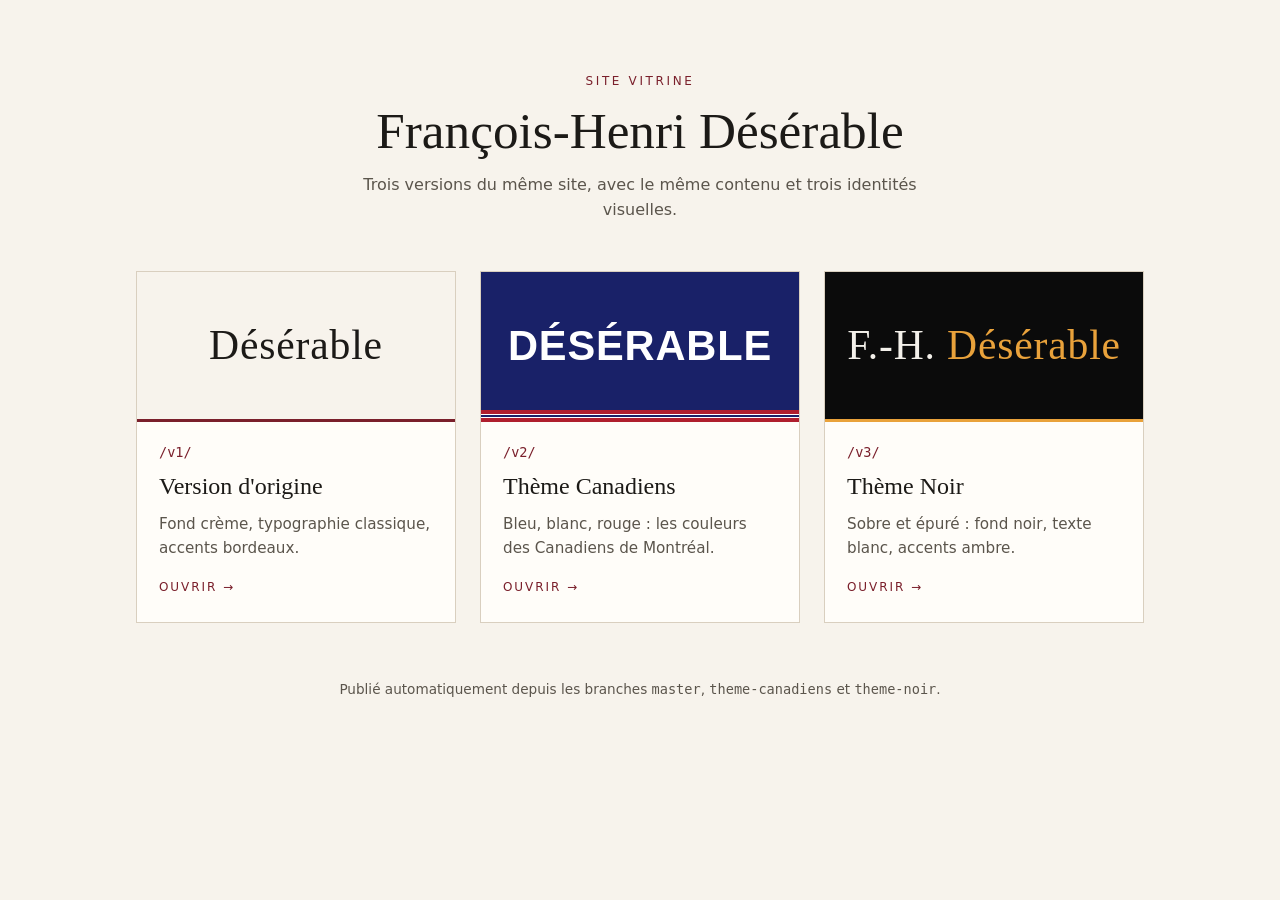
<file: index.html>
<!doctype html>
<html lang="fr">
<head>
<meta charset="utf-8">
<meta name="viewport" content="width=device-width, initial-scale=1">
<title>François-Henri Désérable — Versions du site</title>
<meta name="description" content="Trois versions du site vitrine de François-Henri Désérable : version d'origine, thème Canadiens et thème Noir.">
<link rel="icon" href="v1/favicon.ico">
<style>
  :root { --papier: #f7f3ec; --encre: #1c1a17; --doux: #5b554c; --filet: #d9cfbf; --accent: #7a1f2b; }
  * { box-sizing: border-box; }
  body { margin: 0; background: var(--papier); color: var(--encre); font-family: Georgia, "Times New Roman", serif; line-height: 1.6; }
  main { max-width: 1040px; margin: 0 auto; padding: 72px 16px 56px; }
  header { text-align: center; margin-bottom: 48px; }
  .surtitre { font-family: system-ui, -apple-system, "Segoe UI", sans-serif; font-size: .75rem; letter-spacing: .22em; text-transform: uppercase; color: var(--accent); }
  h1 { font-weight: 400; font-size: clamp(2rem, 5vw, 3.2rem); line-height: 1.1; margin: 12px 0; }
  header p { color: var(--doux); margin: 0 auto; max-width: 560px; font-family: system-ui, -apple-system, "Segoe UI", sans-serif; }
  .versions { display: grid; grid-template-columns: repeat(3, 1fr); gap: 24px; list-style: none; padding: 0; margin: 0; }
  .version a { display: flex; flex-direction: column; height: 100%; text-decoration: none; color: inherit; background: #fffdf9; border: 1px solid var(--filet); transition: transform .25s, box-shadow .25s; }
  .version a:hover, .version a:focus-visible { transform: translateY(-4px); box-shadow: 0 18px 32px -18px rgba(40,25,10,.45); }
  .apercu { height: 150px; display: flex; align-items: center; justify-content: center; font-size: 2.6rem; letter-spacing: .02em; }
  .v1 .apercu { background: #f7f3ec; color: #1c1a17; border-bottom: 3px solid #7a1f2b; }
  .v2 .apercu { position: relative; background: #192168; color: #fff;
    font-family: "Arial Narrow", Impact, sans-serif; text-transform: uppercase; font-weight: 700; }
  .v2 .apercu::after { content: ""; position: absolute; left: 0; right: 0; bottom: 0; height: 12px;
    background: linear-gradient(180deg, #af1e2d 0 30%, #fff 30% 40%, #192168 40% 60%, #fff 60% 70%, #af1e2d 70% 100%); }
  .v3 .apercu { background: #0b0b0b; color: #f3f0ea; border-bottom: 3px solid #e9a23b; }
  .v3 .apercu span { color: #e9a23b; }
  .corps { padding: 20px 22px 24px; display: flex; flex-direction: column; flex: 1; }
  .chemin { font-family: ui-monospace, "SFMono-Regular", Menlo, monospace; font-size: .85rem; color: var(--accent); }
  h2 { font-weight: 400; font-size: 1.5rem; margin: 4px 0 6px; }
  .corps p { margin: 0 0 18px; color: var(--doux); font-family: system-ui, -apple-system, "Segoe UI", sans-serif; font-size: .95rem; }
  .ouvrir { margin-top: auto; font-family: system-ui, -apple-system, "Segoe UI", sans-serif; font-size: .75rem; letter-spacing: .16em; text-transform: uppercase; color: var(--accent); }
  footer { text-align: center; margin-top: 56px; font-family: system-ui, -apple-system, "Segoe UI", sans-serif; font-size: .85rem; color: var(--doux); }
  @media (max-width: 760px) { .versions { grid-template-columns: 1fr; } main { padding-top: 48px; } }
</style>
</head>
<body>
<main>
  <header>
    <div class="surtitre">Site vitrine</div>
    <h1>François-Henri Désérable</h1>
    <p>Trois versions du même site, avec le même contenu et trois identités visuelles.</p>
  </header>

  <ul class="versions">
    <li class="version v1">
      <a href="v1/">
        <div class="apercu" aria-hidden="true">Désérable</div>
        <div class="corps">
          <span class="chemin">/v1/</span>
          <h2>Version d'origine</h2>
          <p>Fond crème, typographie classique, accents bordeaux.</p>
          <span class="ouvrir">Ouvrir →</span>
        </div>
      </a>
    </li>
    <li class="version v2">
      <a href="v2/">
        <div class="apercu" aria-hidden="true">Désérable</div>
        <div class="corps">
          <span class="chemin">/v2/</span>
          <h2>Thème Canadiens</h2>
          <p>Bleu, blanc, rouge : les couleurs des Canadiens de Montréal.</p>
          <span class="ouvrir">Ouvrir →</span>
        </div>
      </a>
    </li>
    <li class="version v3">
      <a href="v3/">
        <div class="apercu" aria-hidden="true">F.-H. <span>&nbsp;Désérable</span></div>
        <div class="corps">
          <span class="chemin">/v3/</span>
          <h2>Thème Noir</h2>
          <p>Sobre et épuré : fond noir, texte blanc, accents ambre.</p>
          <span class="ouvrir">Ouvrir →</span>
        </div>
      </a>
    </li>
  </ul>

  <footer>Publié automatiquement depuis les branches <code>master</code>, <code>theme-canadiens</code> et <code>theme-noir</code>.</footer>
</main>
</body>
</html>
</file>
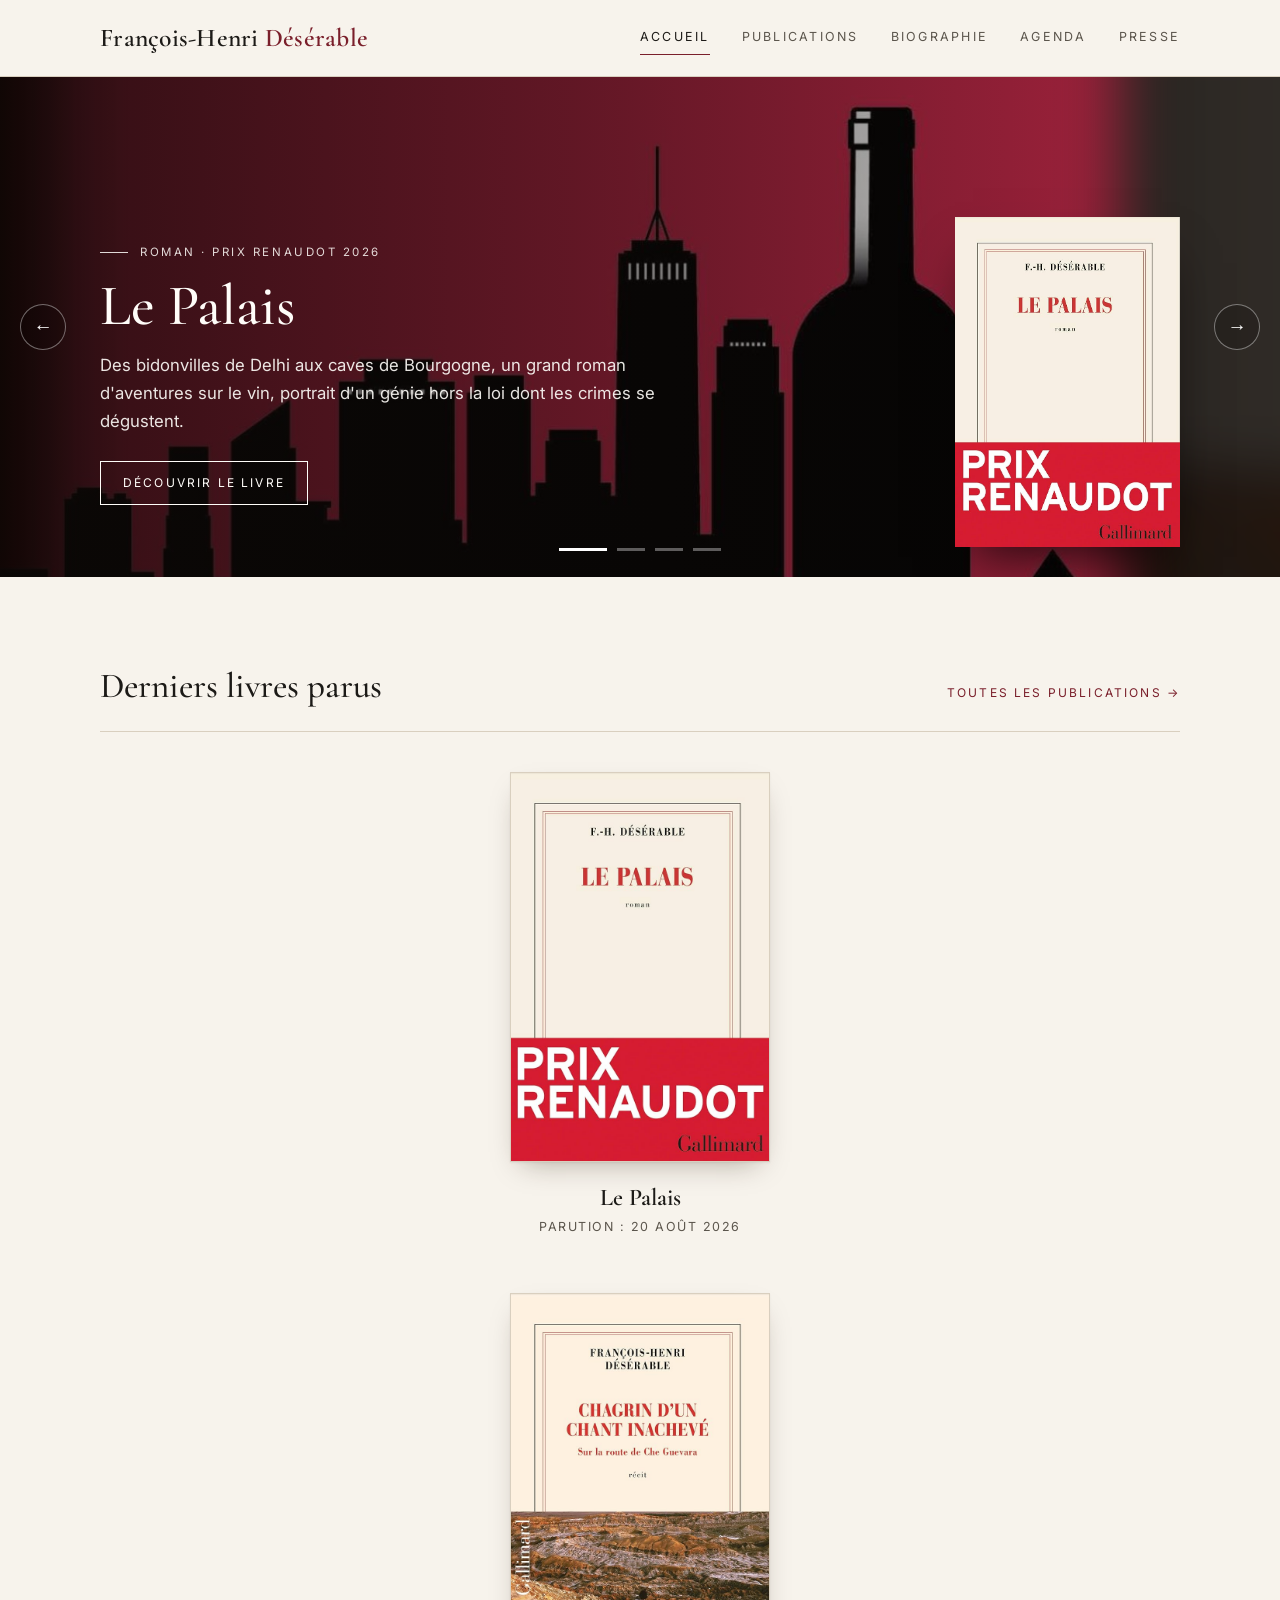
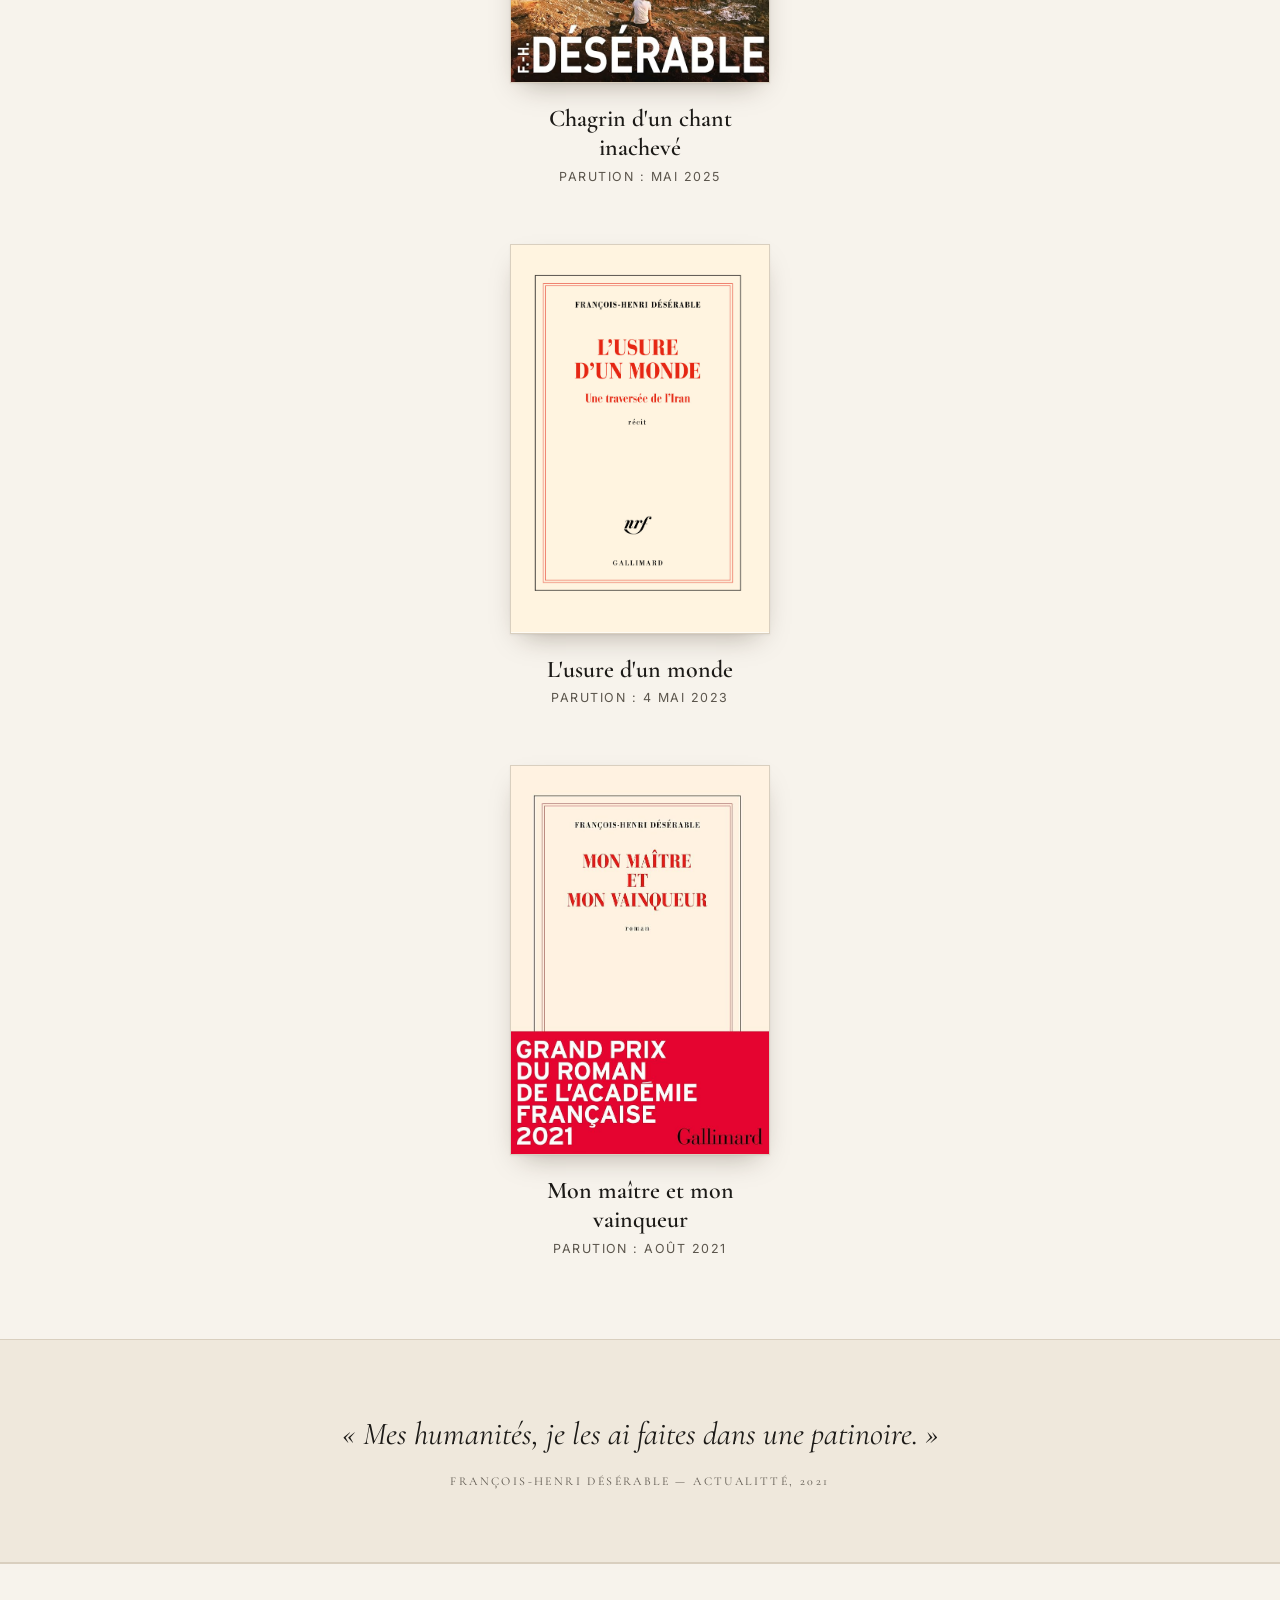
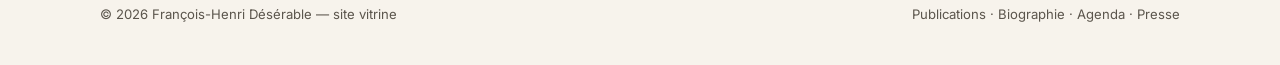
<file: v1/index.html>
<!doctype html>
<html lang="fr">
<head>
<meta charset="utf-8">
<meta name="viewport" content="width=device-width, initial-scale=1">
<title>François-Henri Désérable</title>
<meta name="description" content="Site de l'écrivain François-Henri Désérable : actualités, romans, biographie et presse.">
<link rel="preconnect" href="https://fonts.googleapis.com">
<link rel="preconnect" href="https://fonts.gstatic.com" crossorigin>
<link href="https://fonts.googleapis.com/css2?family=Cormorant+Garamond:ital,wght@0,400;0,500;0,600;1,400;1,500&family=Inter:wght@400;500;600&display=swap" rel="stylesheet">
<link rel="stylesheet" href="css/style.css">
</head>
<body>
<header class="entete">
  <div class="conteneur">
    <a class="logo" href="index.html">François-Henri <span>Désérable</span></a>
    <button class="burger" type="button" aria-label="Menu" aria-expanded="false">☰</button>
    <nav class="nav" aria-label="Navigation principale">
      <a href="index.html" aria-current="page">Accueil</a>
      <a href="publications.html">Publications</a>
      <a href="biographie.html">Biographie</a>
      <a href="agenda.html">Agenda</a>
      <a href="presse.html">Presse</a>
    </nav>
  </div>
</header>
<main>
  <section id="carrousel" class="carrousel" aria-roledescription="carrousel" aria-label="Dernières actualités">
    <div class="carrousel-piste"></div>
    <button class="carrousel-fleche prec" type="button" aria-label="Actualité précédente">←</button>
    <button class="carrousel-fleche suiv" type="button" aria-label="Actualité suivante">→</button>
    <div class="carrousel-points"></div>
  </section>

  <section class="section">
    <div class="conteneur">
      <div class="section-titre">
        <h2>Derniers livres parus</h2>
        <a class="lien-discret" href="publications.html">Toutes les publications →</a>
      </div>
      <div id="derniers-livres" class="colonne-livres"></div>
    </div>
  </section>

  <section class="section" style="padding-top:0">
    <div class="conteneur">
      <div class="section-titre">
        <h2>Prochaines dates</h2>
        <a class="lien-discret" href="agenda.html">Tout l'agenda →</a>
      </div>
      <ul id="agenda-accueil" class="agenda-liste"></ul>
    </div>
  </section>

  <section class="bandeau">
    <blockquote>« Mes humanités, je les ai faites dans une patinoire. »
      <cite>François-Henri Désérable — ActuaLitté, 2021</cite>
    </blockquote>
  </section>
</main>
<footer class="pied">
  <div class="conteneur">
    <span>© <span id="annee"></span> François-Henri Désérable — site vitrine</span>
    <span><a href="publications.html">Publications</a> · <a href="biographie.html">Biographie</a> · <a href="agenda.html">Agenda</a> · <a href="presse.html">Presse</a></span>
  </div>
</footer>
<script src="js/data.js"></script>
<script src="js/main.js"></script>
</body>
</html>
</file>
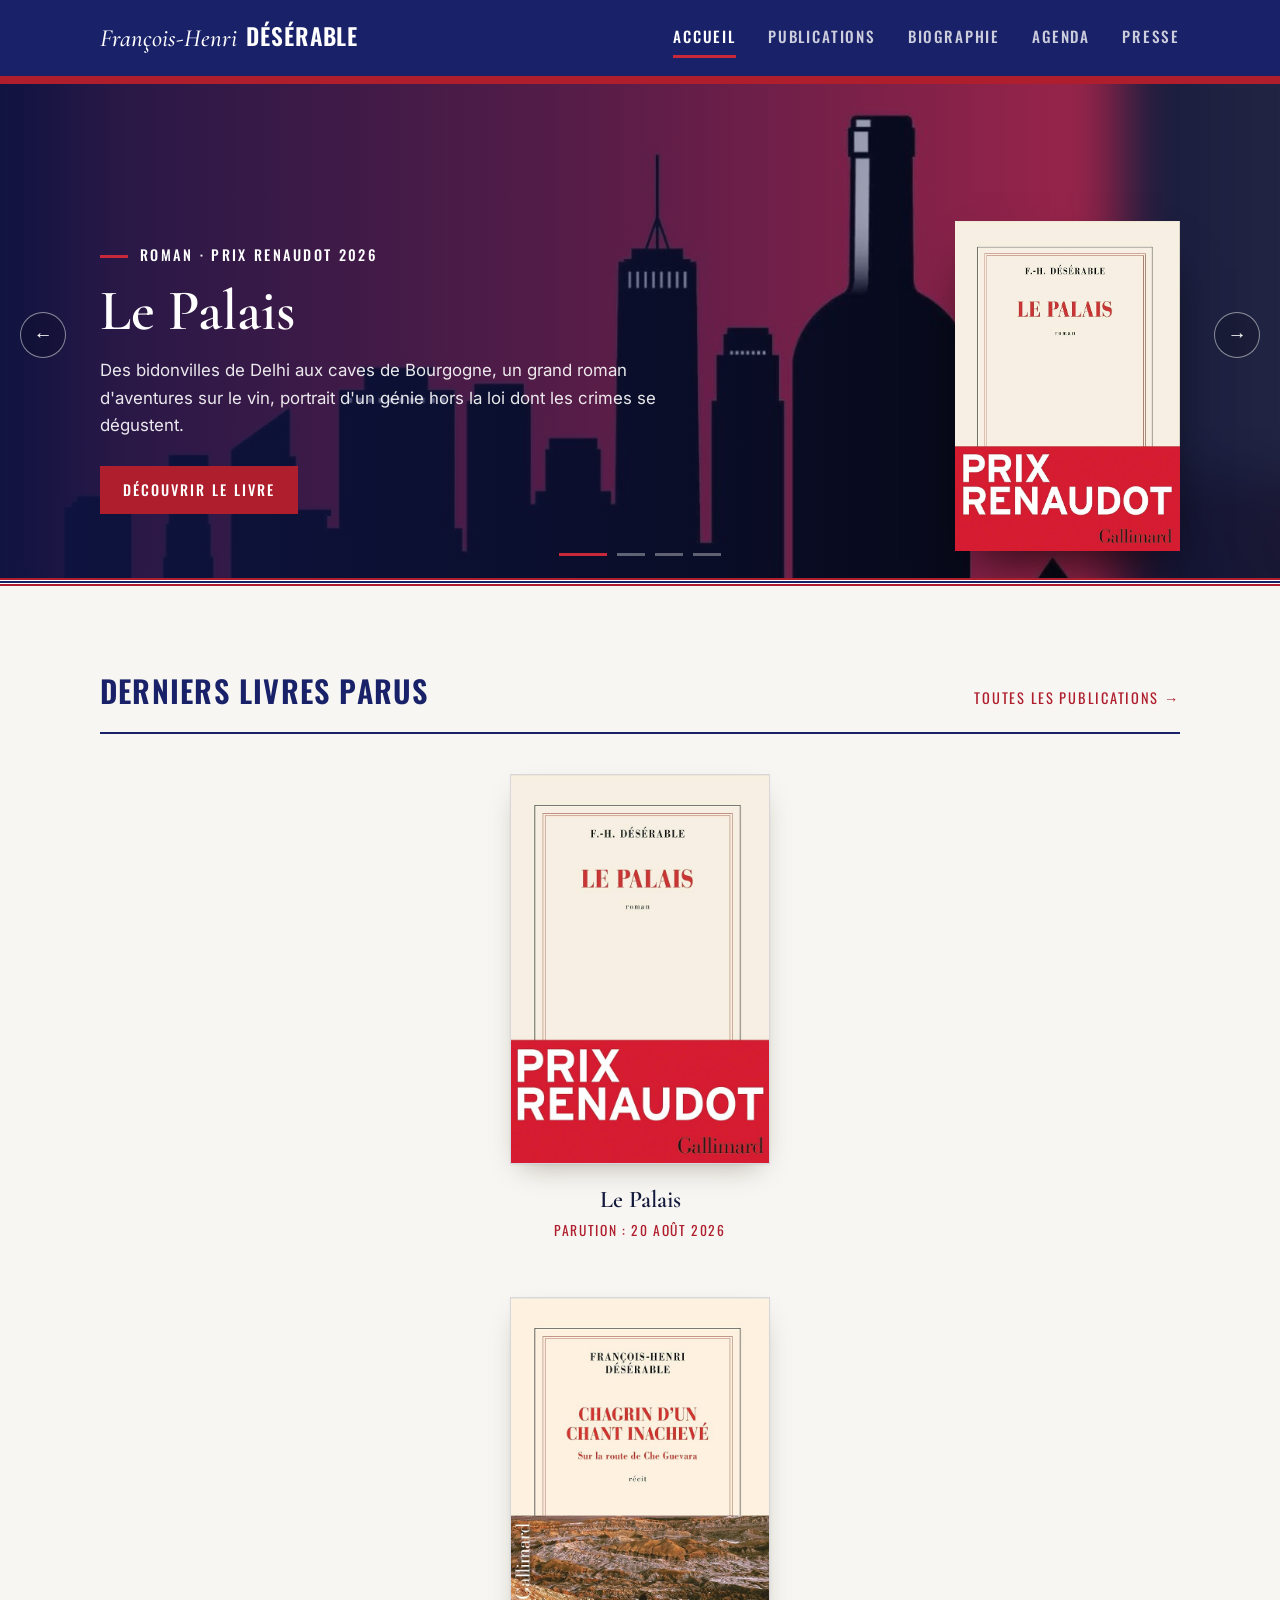
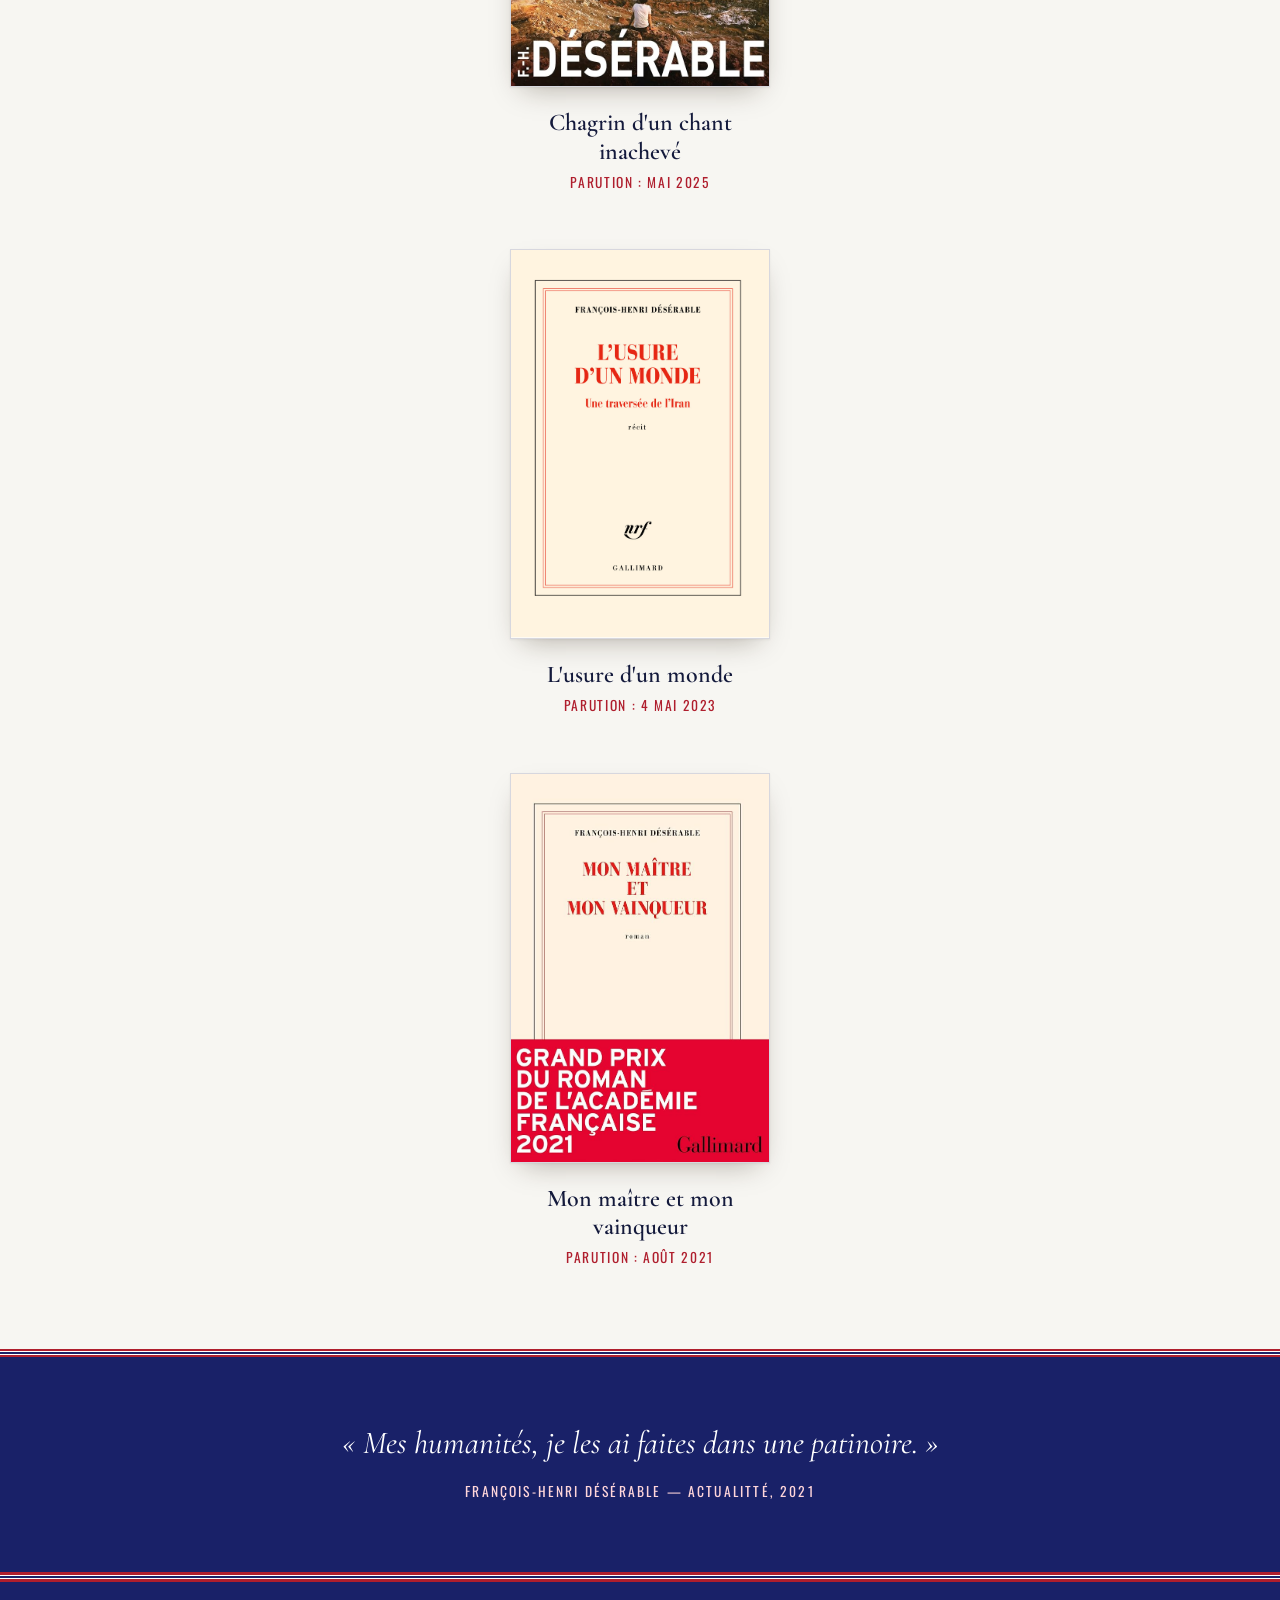
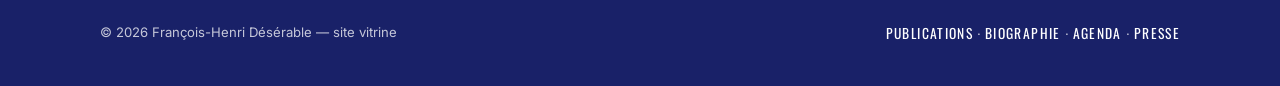
<file: v2/index.html>
<!doctype html>
<html lang="fr">
<head>
<meta charset="utf-8">
<meta name="viewport" content="width=device-width, initial-scale=1">
<title>François-Henri Désérable</title>
<meta name="description" content="Site de l'écrivain François-Henri Désérable : actualités, romans, biographie et presse.">
<link rel="stylesheet" href="css/fonts.css">
<link rel="stylesheet" href="css/style.css">
<link rel="stylesheet" href="css/canadiens.css">
</head>
<body>
<header class="entete">
  <div class="conteneur">
    <a class="logo" href="index.html"><em>François-Henri</em> <span>Désérable</span></a>
    <button class="burger" type="button" aria-label="Menu" aria-expanded="false">☰</button>
    <nav class="nav" aria-label="Navigation principale">
      <a href="index.html" aria-current="page">Accueil</a>
      <a href="publications.html">Publications</a>
      <a href="biographie.html">Biographie</a>
      <a href="agenda.html">Agenda</a>
      <a href="presse.html">Presse</a>
    </nav>
  </div>
</header>
<main>
  <section id="carrousel" class="carrousel" aria-roledescription="carrousel" aria-label="Dernières actualités">
    <div class="carrousel-piste"></div>
    <button class="carrousel-fleche prec" type="button" aria-label="Actualité précédente">←</button>
    <button class="carrousel-fleche suiv" type="button" aria-label="Actualité suivante">→</button>
    <div class="carrousel-points"></div>
  </section>

  <section class="section">
    <div class="conteneur">
      <div class="section-titre">
        <h2>Derniers livres parus</h2>
        <a class="lien-discret" href="publications.html">Toutes les publications →</a>
      </div>
      <div id="derniers-livres" class="colonne-livres"></div>
    </div>
  </section>

  <section class="section" style="padding-top:0">
    <div class="conteneur">
      <div class="section-titre">
        <h2>Prochaines dates</h2>
        <a class="lien-discret" href="agenda.html">Tout l'agenda →</a>
      </div>
      <ul id="agenda-accueil" class="agenda-liste"></ul>
    </div>
  </section>

  <section class="bandeau">
    <blockquote>« Mes humanités, je les ai faites dans une patinoire. »
      <cite>François-Henri Désérable — ActuaLitté, 2021</cite>
    </blockquote>
  </section>
</main>
<footer class="pied">
  <div class="conteneur">
    <span>© <span id="annee"></span> François-Henri Désérable — site vitrine</span>
    <span><a href="publications.html">Publications</a> · <a href="biographie.html">Biographie</a> · <a href="agenda.html">Agenda</a> · <a href="presse.html">Presse</a></span>
  </div>
</footer>
<script src="js/data.js"></script>
<script src="js/main.js"></script>
</body>
</html>
</file>
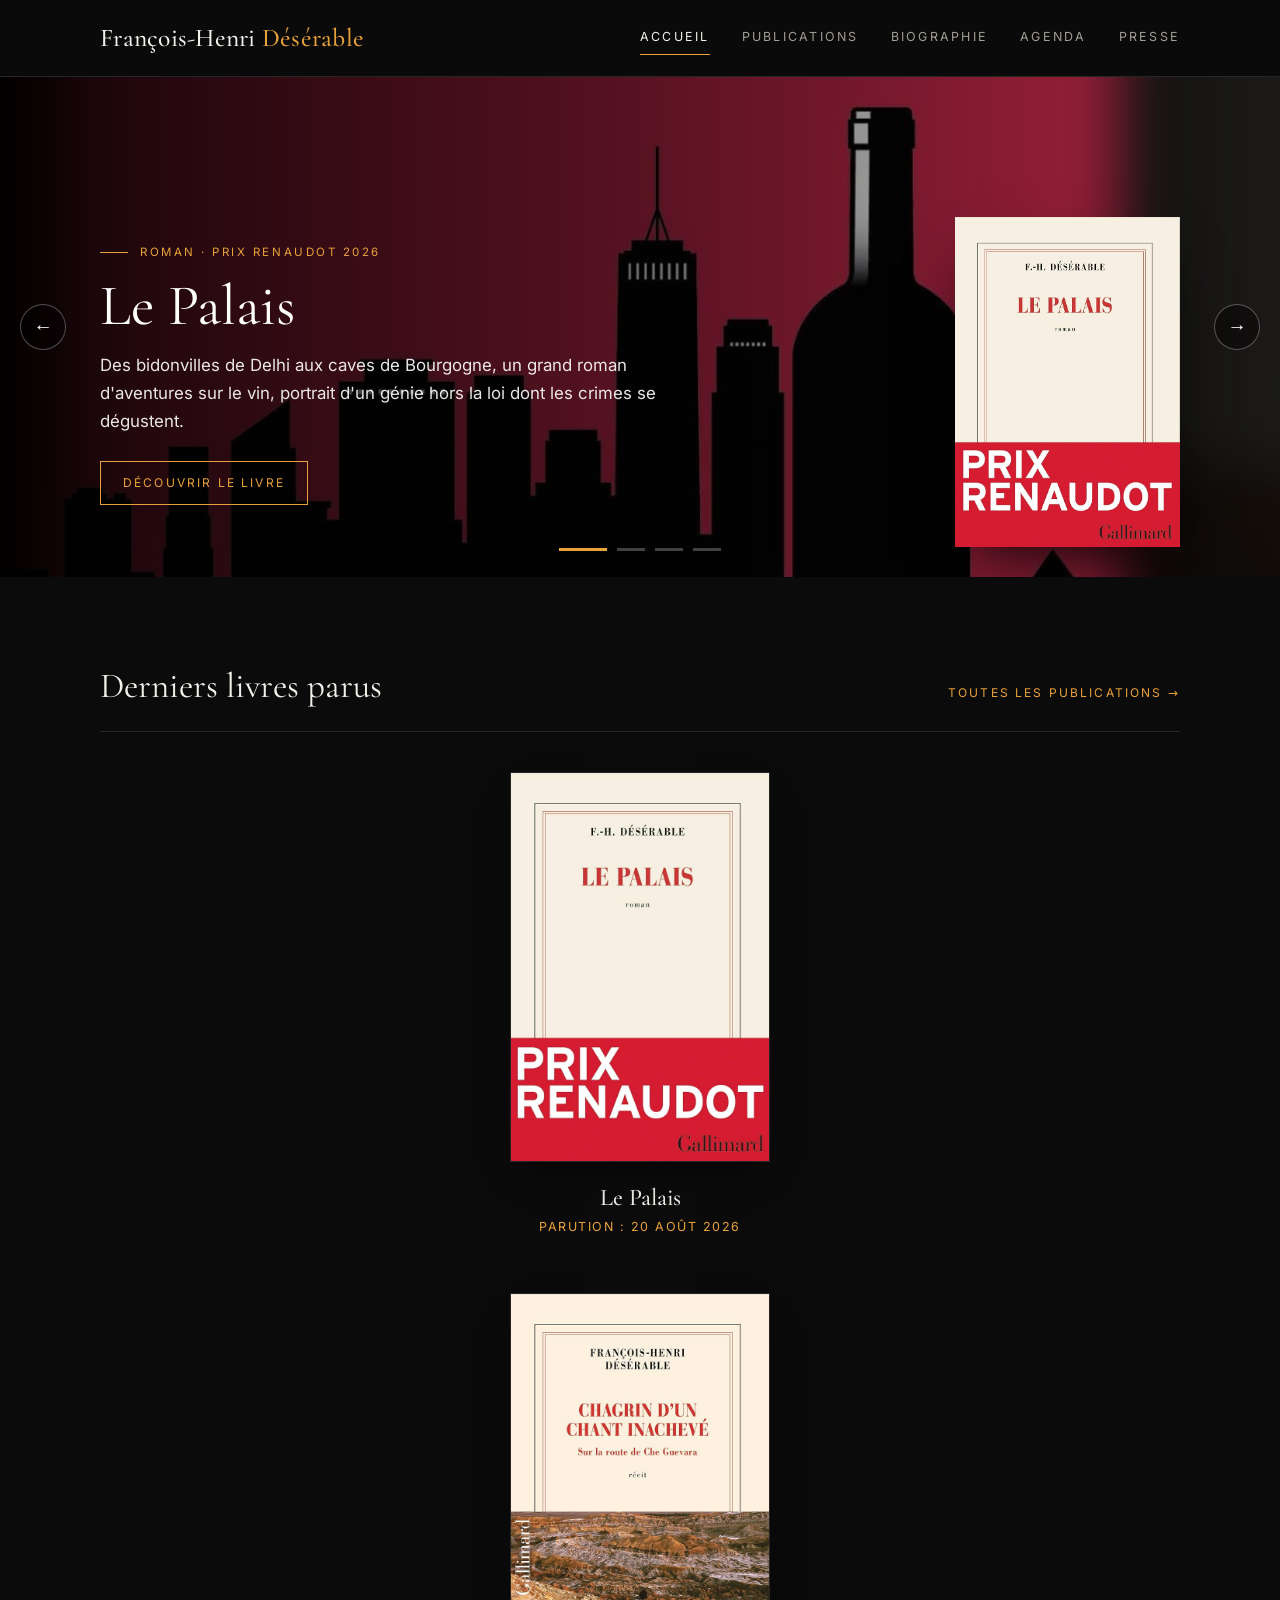
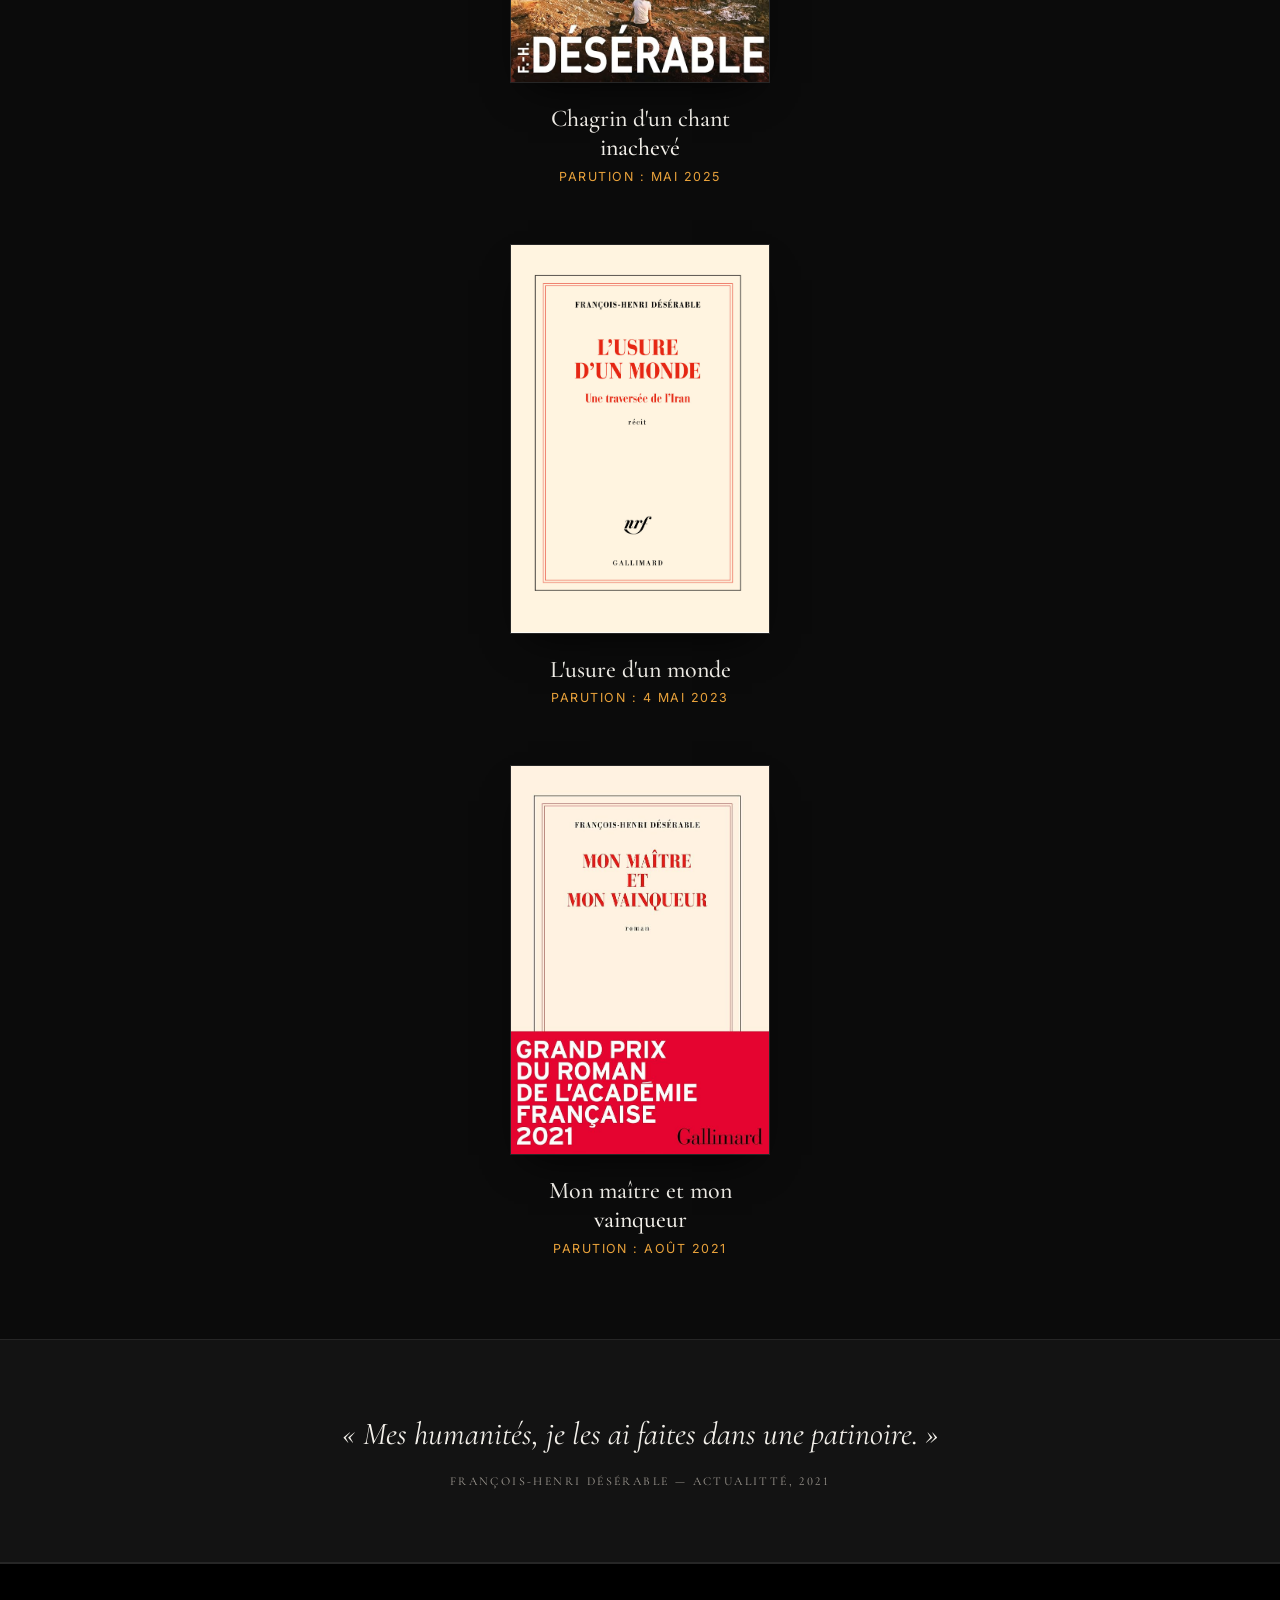
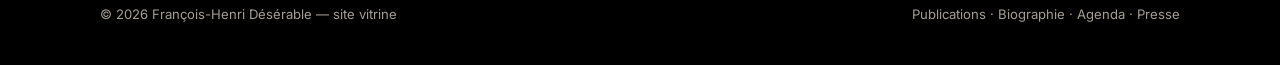
<file: v3/index.html>
<!doctype html>
<html lang="fr">
<head>
<meta charset="utf-8">
<meta name="viewport" content="width=device-width, initial-scale=1">
<meta name="color-scheme" content="dark">
<meta name="theme-color" content="#0b0b0b">
<title>François-Henri Désérable</title>
<meta name="description" content="Site de l'écrivain François-Henri Désérable : actualités, romans, biographie et presse.">
<link rel="stylesheet" href="css/fonts.css">
<link rel="stylesheet" href="css/style.css">
<link rel="stylesheet" href="css/noir.css">
</head>
<body>
<header class="entete">
  <div class="conteneur">
    <a class="logo" href="index.html">François-Henri <span>Désérable</span></a>
    <button class="burger" type="button" aria-label="Menu" aria-expanded="false">☰</button>
    <nav class="nav" aria-label="Navigation principale">
      <a href="index.html" aria-current="page">Accueil</a>
      <a href="publications.html">Publications</a>
      <a href="biographie.html">Biographie</a>
      <a href="agenda.html">Agenda</a>
      <a href="presse.html">Presse</a>
    </nav>
  </div>
</header>
<main>
  <section id="carrousel" class="carrousel" aria-roledescription="carrousel" aria-label="Dernières actualités">
    <div class="carrousel-piste"></div>
    <button class="carrousel-fleche prec" type="button" aria-label="Actualité précédente">←</button>
    <button class="carrousel-fleche suiv" type="button" aria-label="Actualité suivante">→</button>
    <div class="carrousel-points"></div>
  </section>

  <section class="section">
    <div class="conteneur">
      <div class="section-titre">
        <h2>Derniers livres parus</h2>
        <a class="lien-discret" href="publications.html">Toutes les publications →</a>
      </div>
      <div id="derniers-livres" class="colonne-livres"></div>
    </div>
  </section>

  <section class="section" style="padding-top:0">
    <div class="conteneur">
      <div class="section-titre">
        <h2>Prochaines dates</h2>
        <a class="lien-discret" href="agenda.html">Tout l'agenda →</a>
      </div>
      <ul id="agenda-accueil" class="agenda-liste"></ul>
    </div>
  </section>

  <section class="bandeau">
    <blockquote>« Mes humanités, je les ai faites dans une patinoire. »
      <cite>François-Henri Désérable — ActuaLitté, 2021</cite>
    </blockquote>
  </section>
</main>
<footer class="pied">
  <div class="conteneur">
    <span>© <span id="annee"></span> François-Henri Désérable — site vitrine</span>
    <span><a href="publications.html">Publications</a> · <a href="biographie.html">Biographie</a> · <a href="agenda.html">Agenda</a> · <a href="presse.html">Presse</a></span>
  </div>
</footer>
<script src="js/data.js"></script>
<script src="js/main.js"></script>
</body>
</html>
</file>
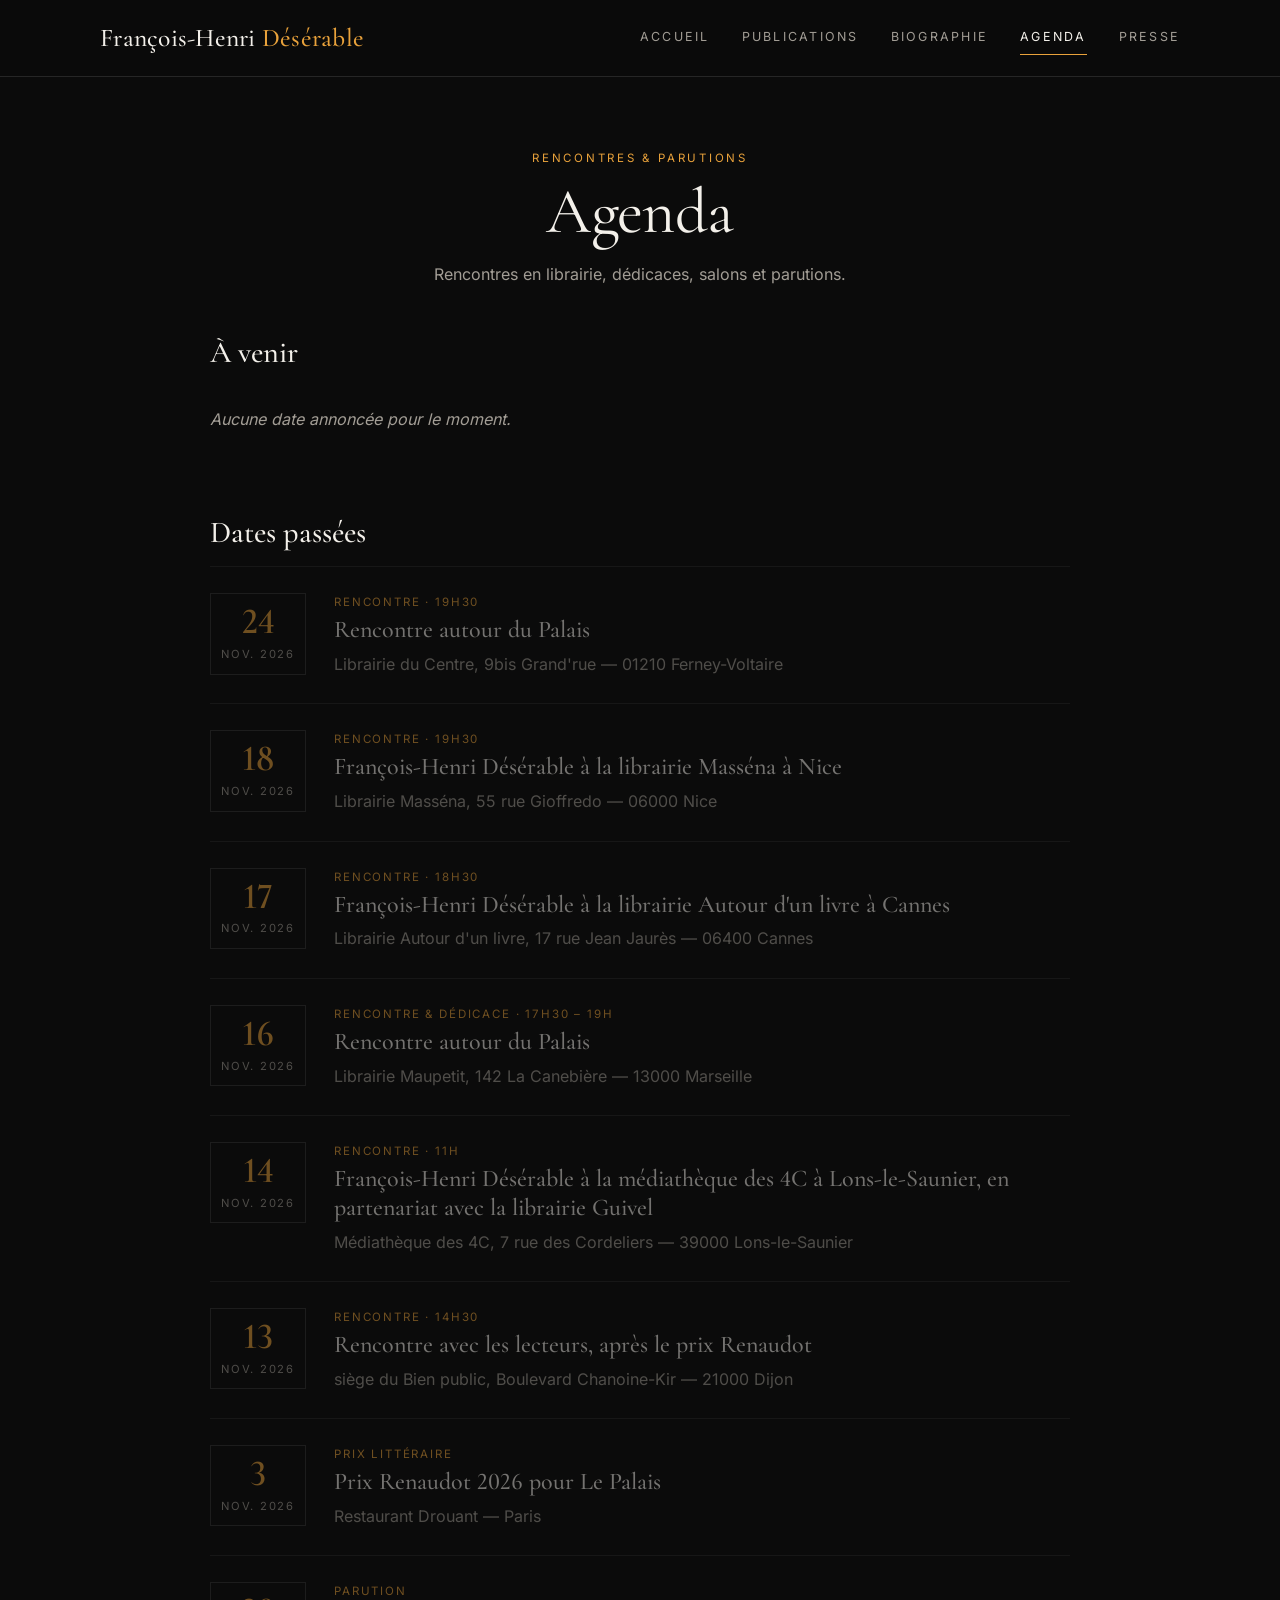
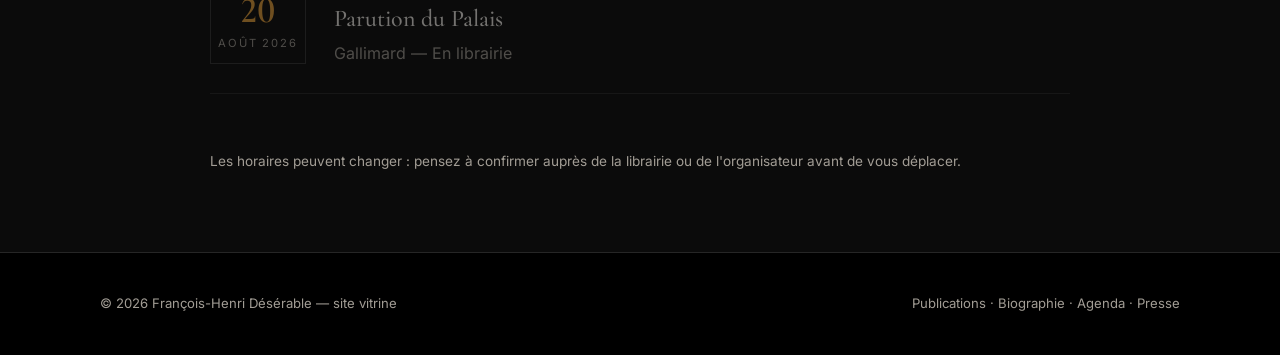
<file: agenda.html>
<!doctype html>
<html lang="fr">
<head>
<meta charset="utf-8">
<meta name="viewport" content="width=device-width, initial-scale=1">
<meta name="color-scheme" content="dark">
<meta name="theme-color" content="#0b0b0b">
<title>Agenda — François-Henri Désérable</title>
<meta name="description" content="Prochaines rencontres, dédicaces et parutions de François-Henri Désérable.">
<link rel="stylesheet" href="css/fonts.css">
<link rel="stylesheet" href="css/style.css">
<link rel="stylesheet" href="css/noir.css">
</head>
<body>
<header class="entete">
  <div class="conteneur">
    <a class="logo" href="index.html">François-Henri <span>Désérable</span></a>
    <button class="burger" type="button" aria-label="Menu" aria-expanded="false">☰</button>
    <nav class="nav" aria-label="Navigation principale">
      <a href="index.html">Accueil</a>
      <a href="publications.html">Publications</a>
      <a href="biographie.html">Biographie</a>
      <a href="agenda.html" aria-current="page">Agenda</a>
      <a href="presse.html">Presse</a>
    </nav>
  </div>
</header>
<main class="conteneur">
  <div class="page-titre">
    <div class="surtitre">Rencontres &amp; parutions</div>
    <h1>Agenda</h1>
    <p>Rencontres en librairie, dédicaces, salons et parutions.</p>
  </div>
  <section class="agenda-bloc">
    <h2>À venir</h2>
    <ul id="agenda-a-venir" class="agenda-liste"></ul>
  </section>
  <section class="agenda-bloc">
    <h2>Dates passées</h2>
    <ul id="agenda-passes" class="agenda-liste"></ul>
  </section>
  <p class="agenda-note">Les horaires peuvent changer : pensez à confirmer auprès de la librairie ou de l'organisateur avant de vous déplacer.</p>
</main>
<footer class="pied">
  <div class="conteneur">
    <span>© <span id="annee"></span> François-Henri Désérable — site vitrine</span>
    <span><a href="publications.html">Publications</a> · <a href="biographie.html">Biographie</a> · <a href="agenda.html">Agenda</a> · <a href="presse.html">Presse</a></span>
  </div>
</footer>
<script src="js/data.js"></script>
<script src="js/main.js"></script>
</body>
</html>
</file>
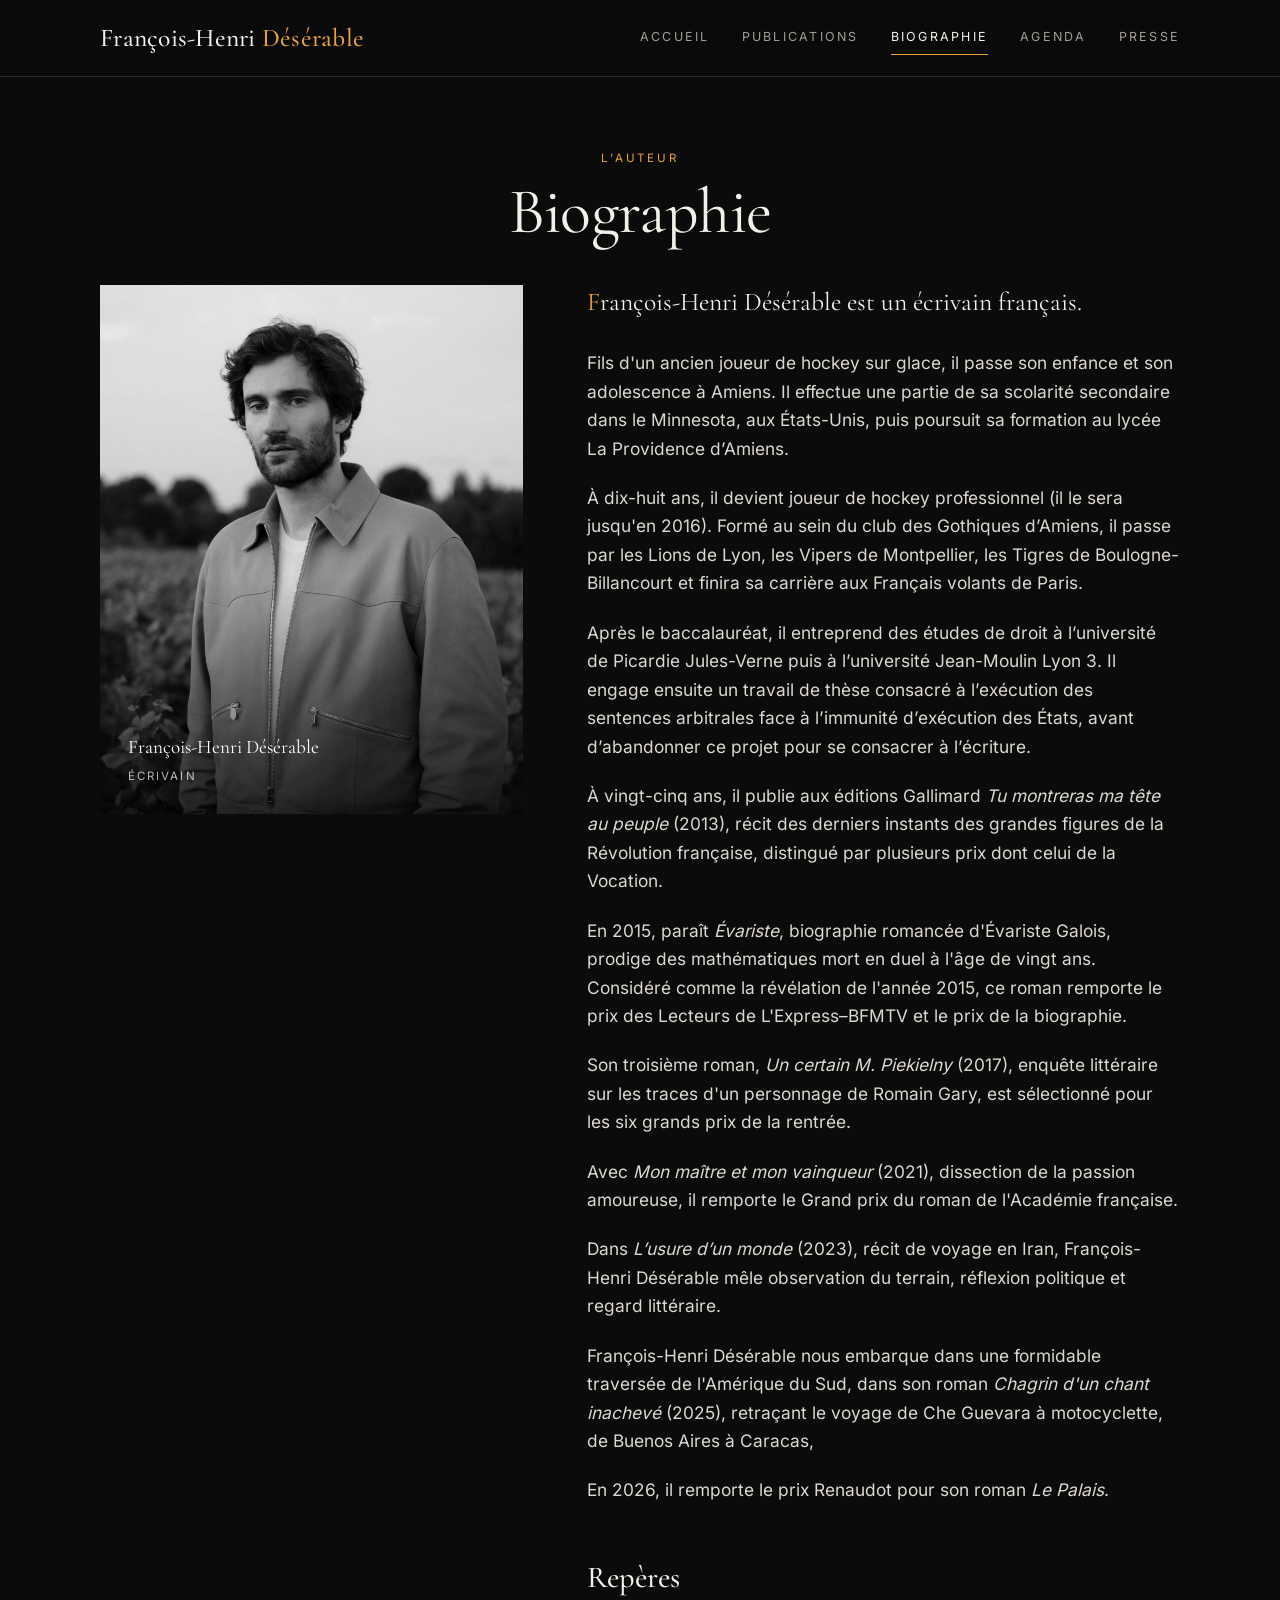
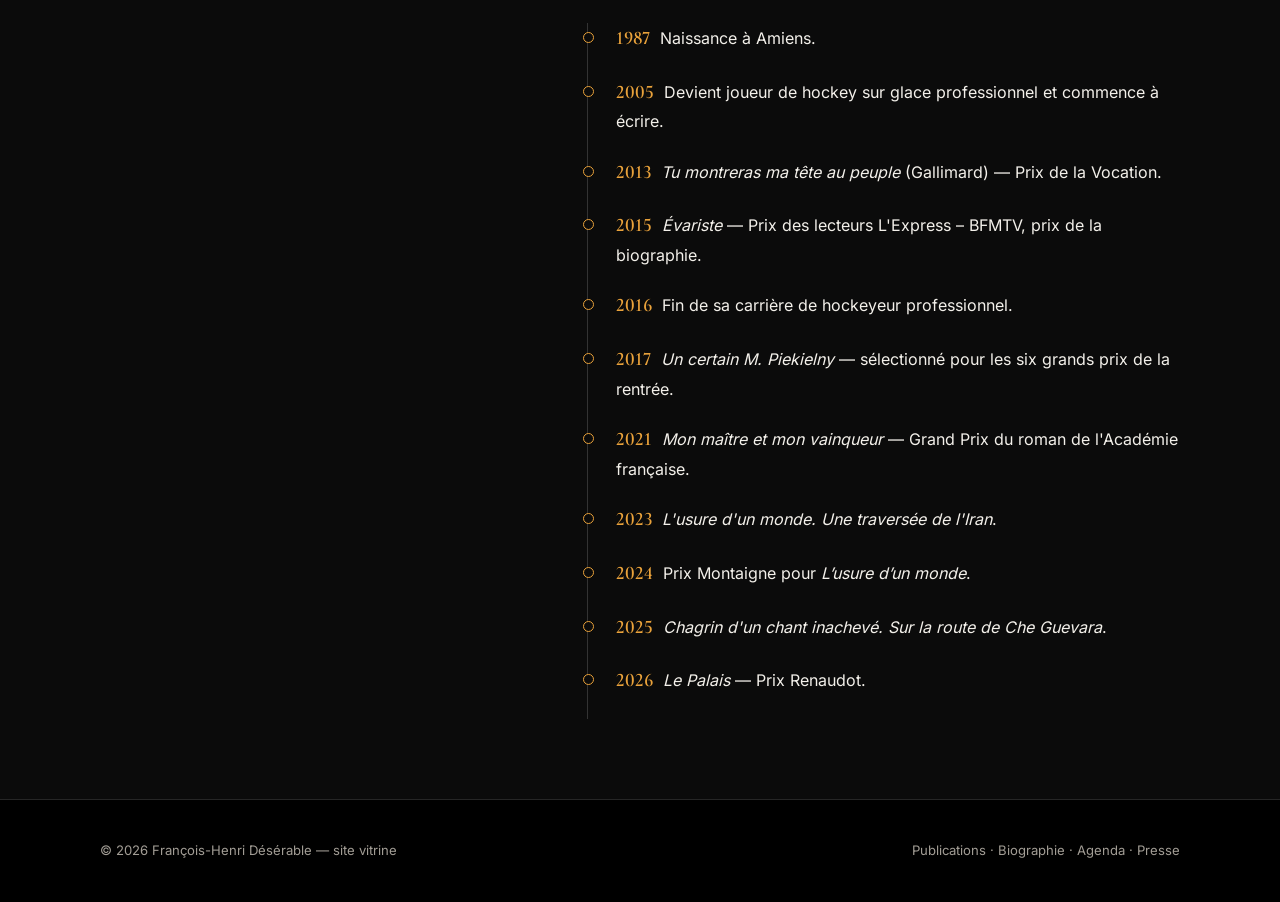
<file: biographie.html>
<!doctype html>
<html lang="fr">
<head>
<meta charset="utf-8">
<meta name="viewport" content="width=device-width, initial-scale=1">
<meta name="color-scheme" content="dark">
<meta name="theme-color" content="#0b0b0b">
<title>Biographie — François-Henri Désérable</title>
<meta name="description" content="Biographie de François-Henri Désérable, écrivain et ancien hockeyeur professionnel.">
<link rel="stylesheet" href="css/fonts.css">
<link rel="stylesheet" href="css/style.css">
<link rel="stylesheet" href="css/noir.css">
</head>
<body>
<header class="entete">
  <div class="conteneur">
    <a class="logo" href="index.html">François-Henri <span>Désérable</span></a>
    <button class="burger" type="button" aria-label="Menu" aria-expanded="false">☰</button>
    <nav class="nav" aria-label="Navigation principale">
      <a href="index.html">Accueil</a>
      <a href="publications.html">Publications</a>
      <a href="biographie.html" aria-current="page">Biographie</a>
      <a href="agenda.html">Agenda</a>
      <a href="presse.html">Presse</a>
    </nav>
  </div>
</header>
<main class="conteneur">
  <div class="page-titre">
    <div class="surtitre">L'auteur</div>
    <h1>Biographie</h1>
  </div>
  <div class="bio section" style="padding-top:0">
    <figure class="portrait" style="margin:0">
      <img src="images/portrait.jpg" alt="Portrait de François-Henri Désérable dans les vignes">
      <figcaption class="portrait-legende">François-Henri Désérable<small>Écrivain</small></figcaption>
    </figure>
    <div class="bio-texte">
      <p class="chapeau">François-Henri Désérable est un écrivain français.</p>
      <p>Fils d'un ancien joueur de hockey sur glace, il passe son enfance et son adolescence à Amiens. Il effectue une partie de sa scolarité secondaire dans le Minnesota, aux États-Unis, puis poursuit sa formation au lycée La Providence d’Amiens.</p>
      <p>À dix-huit ans, il devient joueur de hockey professionnel (il le sera jusqu'en 2016). Formé au sein du club des Gothiques d’Amiens, il passe par les Lions de Lyon, les Vipers de Montpellier, les Tigres de Boulogne-Billancourt et finira sa carrière aux Français volants de Paris. </p>
      <p>Après le baccalauréat, il entreprend des études de droit à l’université de Picardie Jules-Verne puis à l’université Jean-Moulin Lyon 3. Il engage ensuite un travail de thèse consacré à l’exécution des sentences arbitrales face à l’immunité d’exécution des États, avant d’abandonner ce projet pour se consacrer à l’écriture.</p>
      <p>À vingt-cinq ans, il publie aux éditions Gallimard <em>Tu montreras ma tête au peuple</em> (2013), récit des derniers instants des grandes figures de la Révolution française, distingué par plusieurs prix dont celui de la Vocation.</p>
      <p>En 2015, paraît <em>Évariste</em>, biographie romancée d'Évariste Galois, prodige des mathématiques mort en duel à l'âge de vingt ans. Considéré comme la révélation de l'année 2015, ce roman remporte le prix des Lecteurs de L'Express–BFMTV et le prix de la biographie.</p>
      <p>Son troisième roman, <em>Un certain M. Piekielny</em> (2017), enquête littéraire sur les traces d'un personnage de Romain Gary, est sélectionné pour les six grands prix de la rentrée.</p>
      <p>Avec <em>Mon maître et mon vainqueur</em> (2021), dissection de la passion amoureuse, il remporte le Grand prix du roman de l'Académie française.</p>
      <p>Dans <em>L’usure d’un monde</em> (2023), récit de voyage en Iran, François-Henri Désérable mêle observation du terrain, réflexion politique et regard littéraire.</p>
      <p>François-Henri Désérable nous embarque dans une formidable traversée de l'Amérique du Sud, dans son roman <em>Chagrin d'un chant inachevé</em> (2025), retraçant le voyage de Che Guevara à motocyclette, de Buenos Aires à Caracas,  
      <p>En 2026, il remporte le prix Renaudot pour son roman <em>Le Palais</em>.</p>

      <h2>Repères</h2>
      <ul class="chrono">
        <li><span class="an">1987</span>Naissance à Amiens.</li>
        <li><span class="an">2005</span>Devient joueur de hockey sur glace professionnel et commence à écrire.</li>
        <li><span class="an">2013</span><em>Tu montreras ma tête au peuple</em> (Gallimard) — Prix de la Vocation.</li>
        <li><span class="an">2015</span><em>Évariste</em> — Prix des lecteurs L'Express – BFMTV, prix de la biographie.</li>
        <li><span class="an">2016</span>Fin de sa carrière de hockeyeur professionnel.</li>
        <li><span class="an">2017</span><em>Un certain M. Piekielny</em> — sélectionné pour les six grands prix de la rentrée.</li>
        <li><span class="an">2021</span><em>Mon maître et mon vainqueur</em> — Grand Prix du roman de l'Académie française.</li>
        <li><span class="an">2023</span><em>L'usure d'un monde. Une traversée de l'Iran</em>.</li>
        <li><span class="an">2024</span>Prix Montaigne pour <em>L’usure d’un monde</em>.</li>
        <li><span class="an">2025</span><em>Chagrin d'un chant inachevé. Sur la route de Che Guevara</em>.</li>
        <li><span class="an">2026</span><em>Le Palais</em> — Prix Renaudot.</li>
      </ul>
    </div>
  </div>
</main>
<footer class="pied">
  <div class="conteneur">
    <span>© <span id="annee"></span> François-Henri Désérable — site vitrine</span>
    <span><a href="publications.html">Publications</a> · <a href="biographie.html">Biographie</a> · <a href="agenda.html">Agenda</a> · <a href="presse.html">Presse</a></span>
  </div>
</footer>
<script src="js/data.js"></script>
<script src="js/main.js"></script>
</body>
</html>
</file>
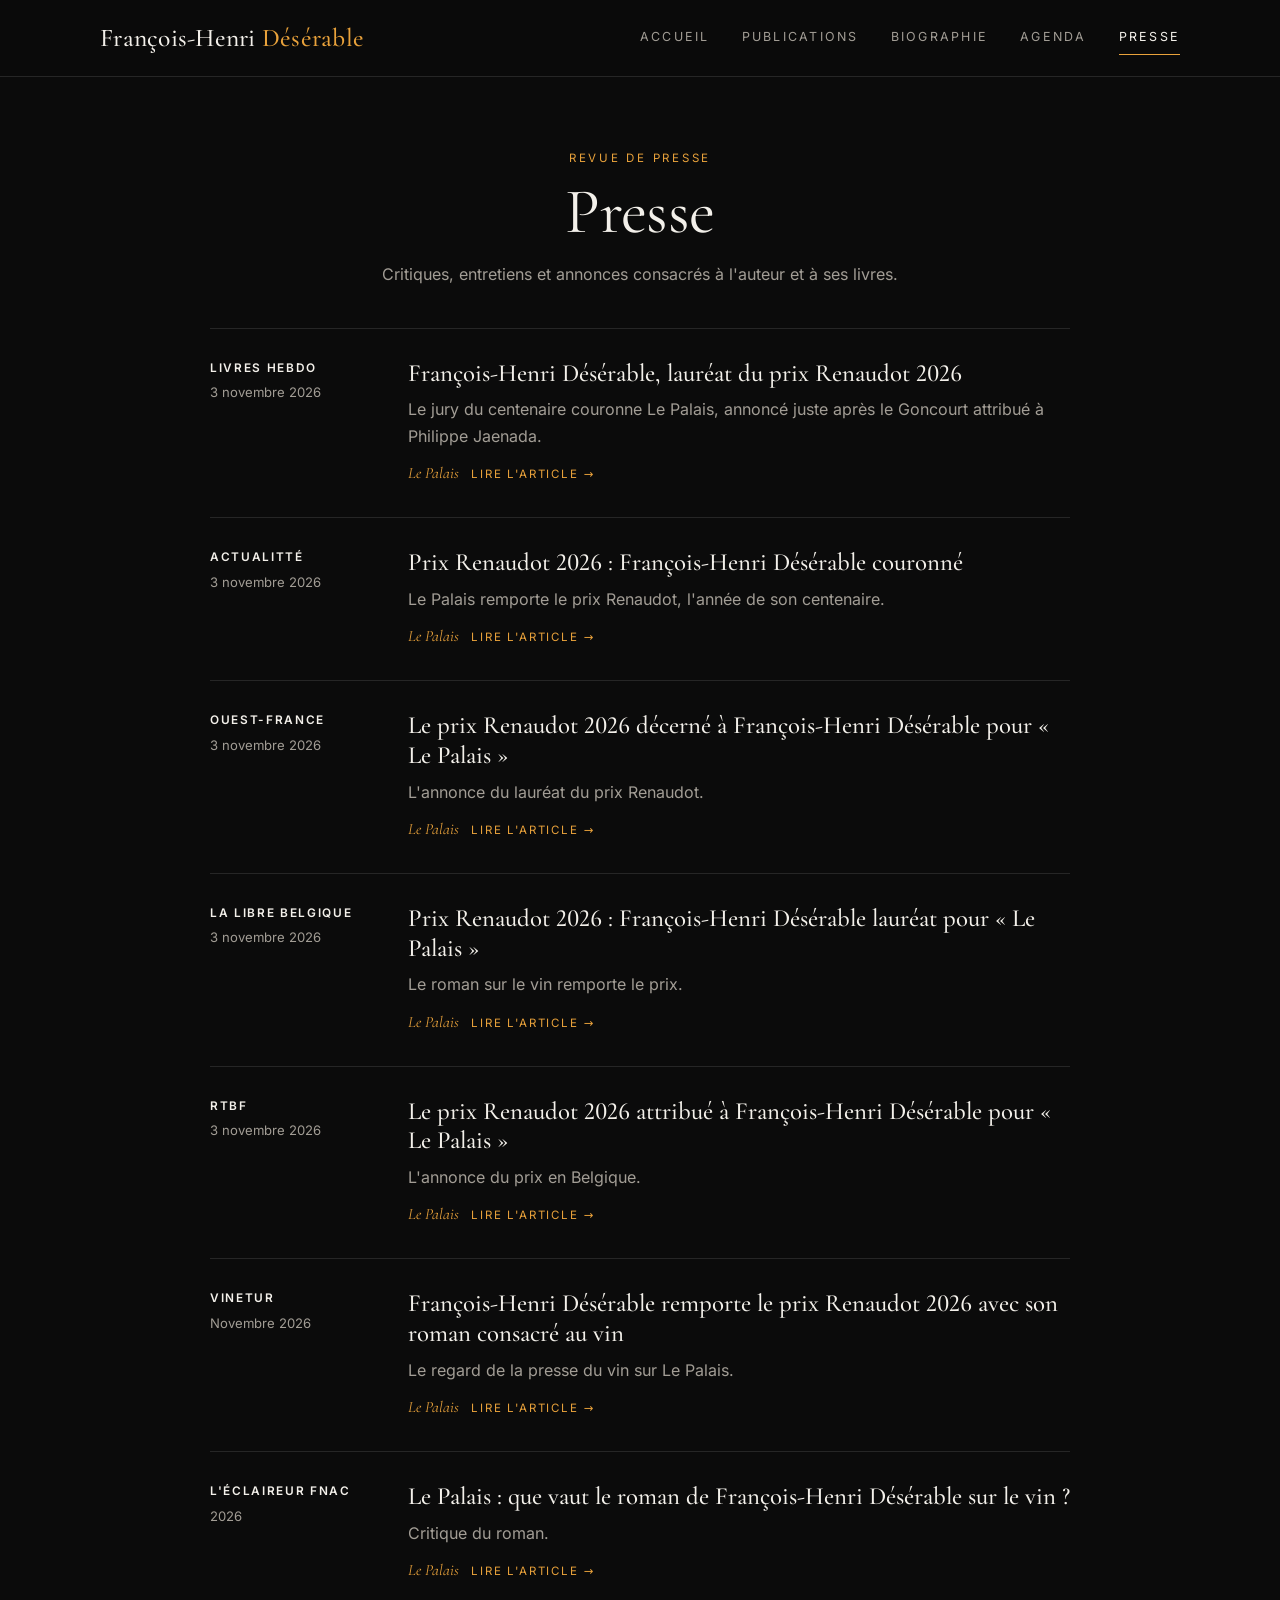
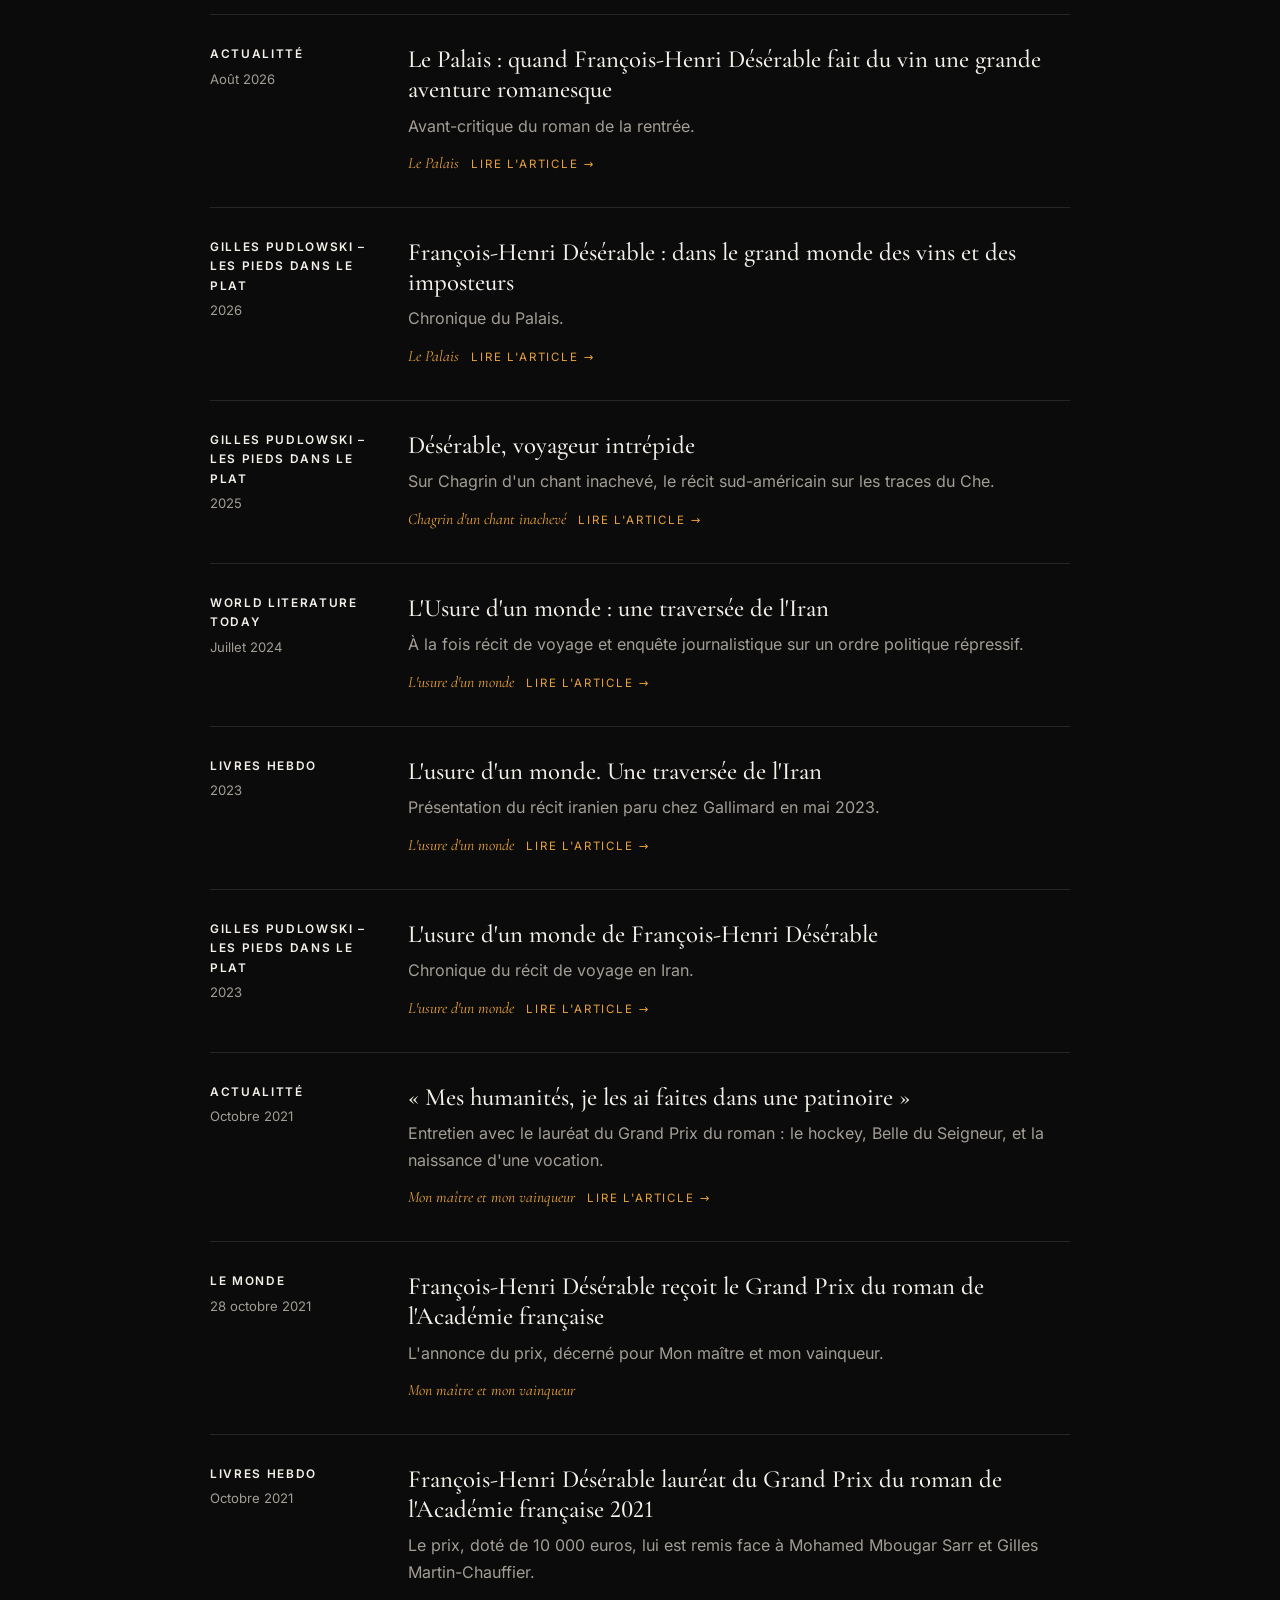
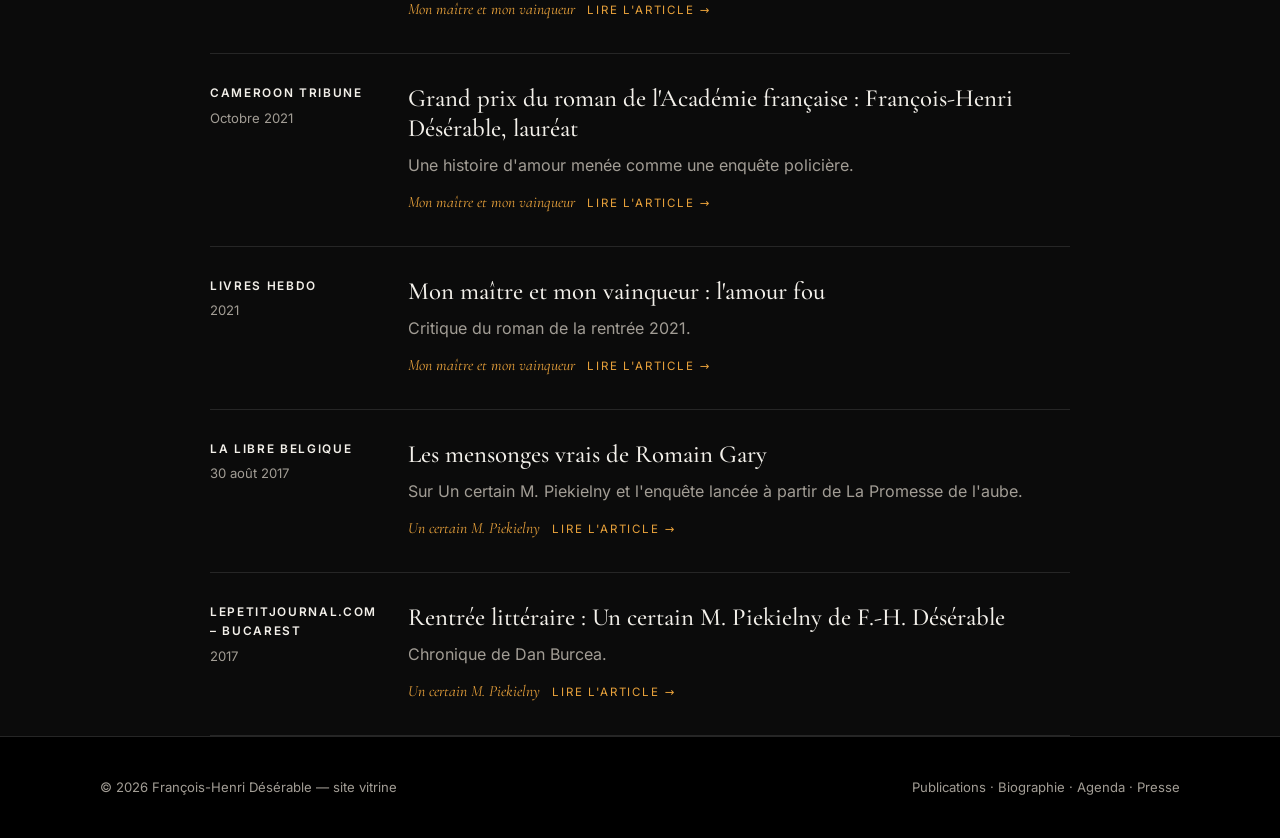
<file: presse.html>
<!doctype html>
<html lang="fr">
<head>
<meta charset="utf-8">
<meta name="viewport" content="width=device-width, initial-scale=1">
<meta name="color-scheme" content="dark">
<meta name="theme-color" content="#0b0b0b">
<title>Presse — François-Henri Désérable</title>
<meta name="description" content="Articles de presse consacrés à François-Henri Désérable et à ses livres.">
<link rel="stylesheet" href="css/fonts.css">
<link rel="stylesheet" href="css/style.css">
<link rel="stylesheet" href="css/noir.css">
</head>
<body>
<header class="entete">
  <div class="conteneur">
    <a class="logo" href="index.html">François-Henri <span>Désérable</span></a>
    <button class="burger" type="button" aria-label="Menu" aria-expanded="false">☰</button>
    <nav class="nav" aria-label="Navigation principale">
      <a href="index.html">Accueil</a>
      <a href="publications.html">Publications</a>
      <a href="biographie.html">Biographie</a>
      <a href="agenda.html">Agenda</a>
      <a href="presse.html" aria-current="page">Presse</a>
    </nav>
  </div>
</header>
<main class="conteneur">
  <div class="page-titre">
    <div class="surtitre">Revue de presse</div>
    <h1>Presse</h1>
    <p>Critiques, entretiens et annonces consacrés à l'auteur et à ses livres.</p>
  </div>
  <ul id="presse" class="presse-liste section" style="padding-top:0"></ul>
</main>
<footer class="pied">
  <div class="conteneur">
    <span>© <span id="annee"></span> François-Henri Désérable — site vitrine</span>
    <span><a href="publications.html">Publications</a> · <a href="biographie.html">Biographie</a> · <a href="agenda.html">Agenda</a> · <a href="presse.html">Presse</a></span>
  </div>
</footer>
<script src="js/data.js"></script>
<script src="js/main.js"></script>
</body>
</html>
</file>
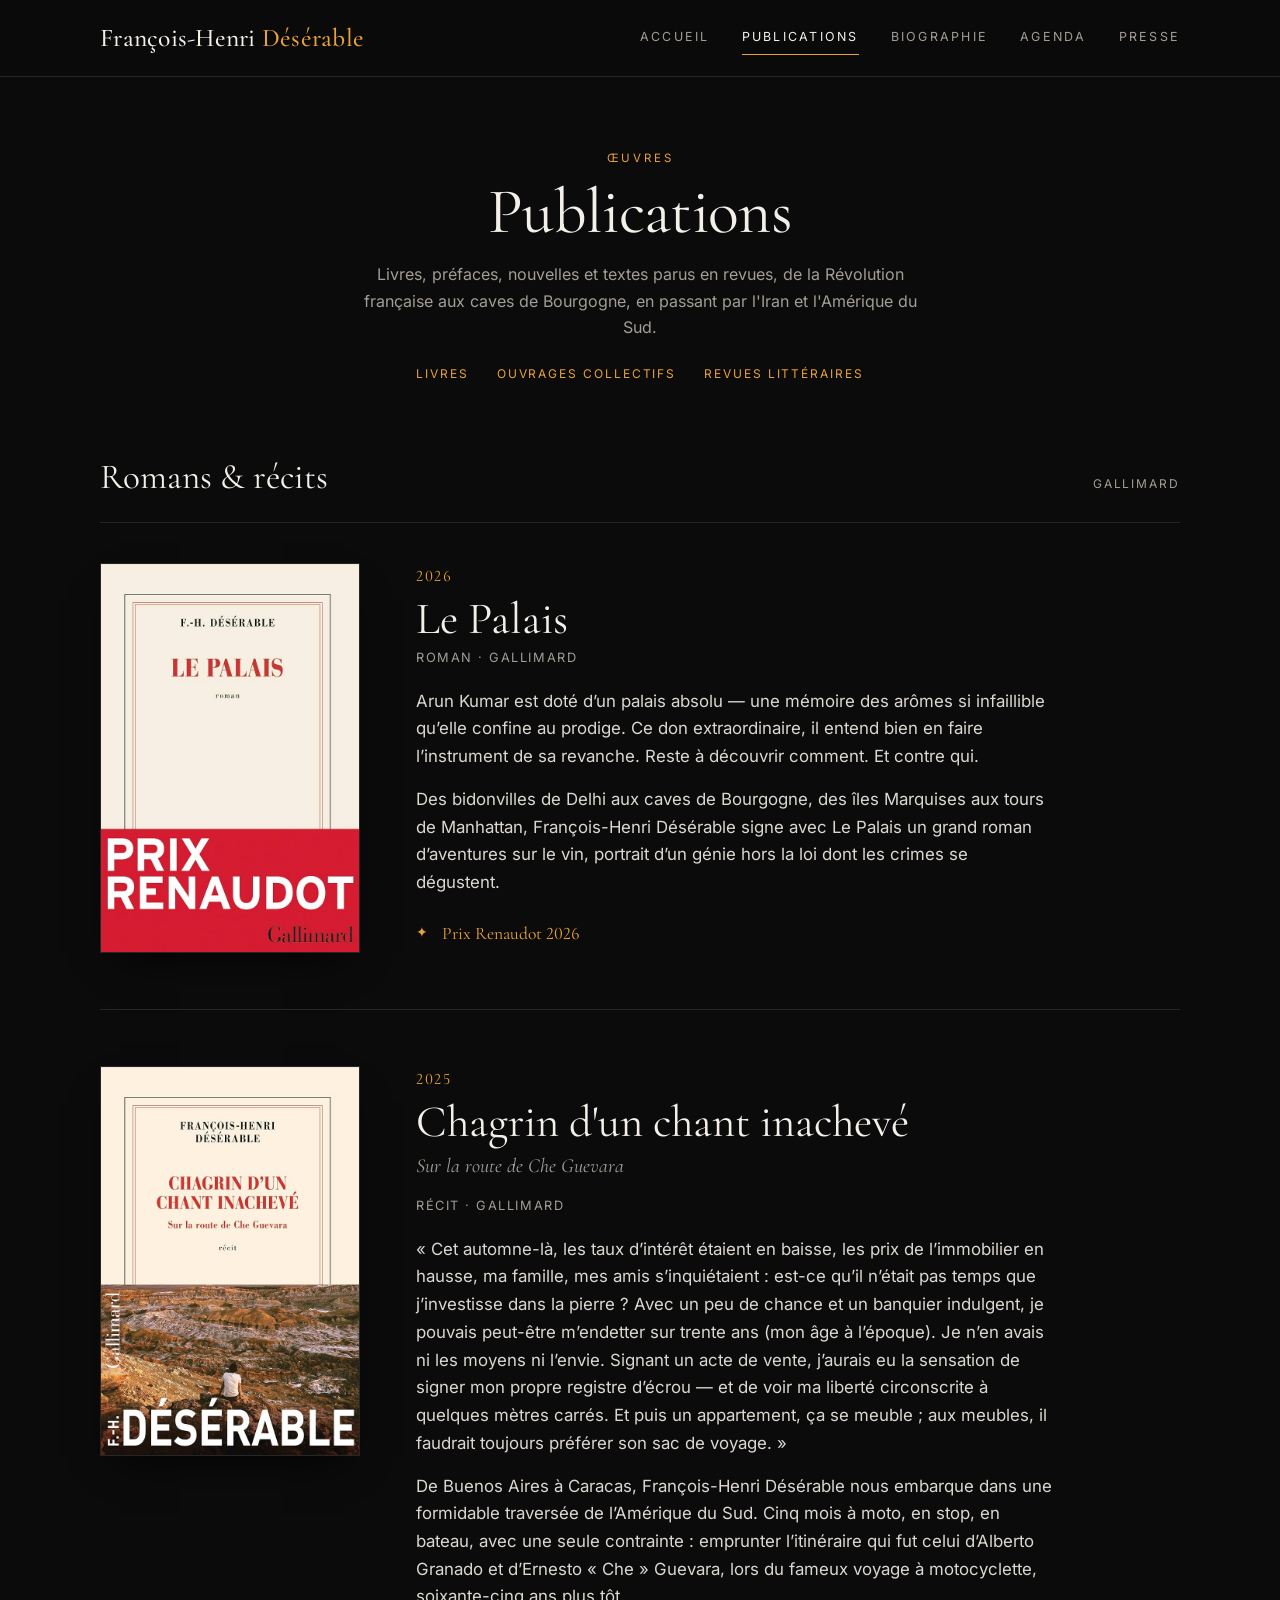
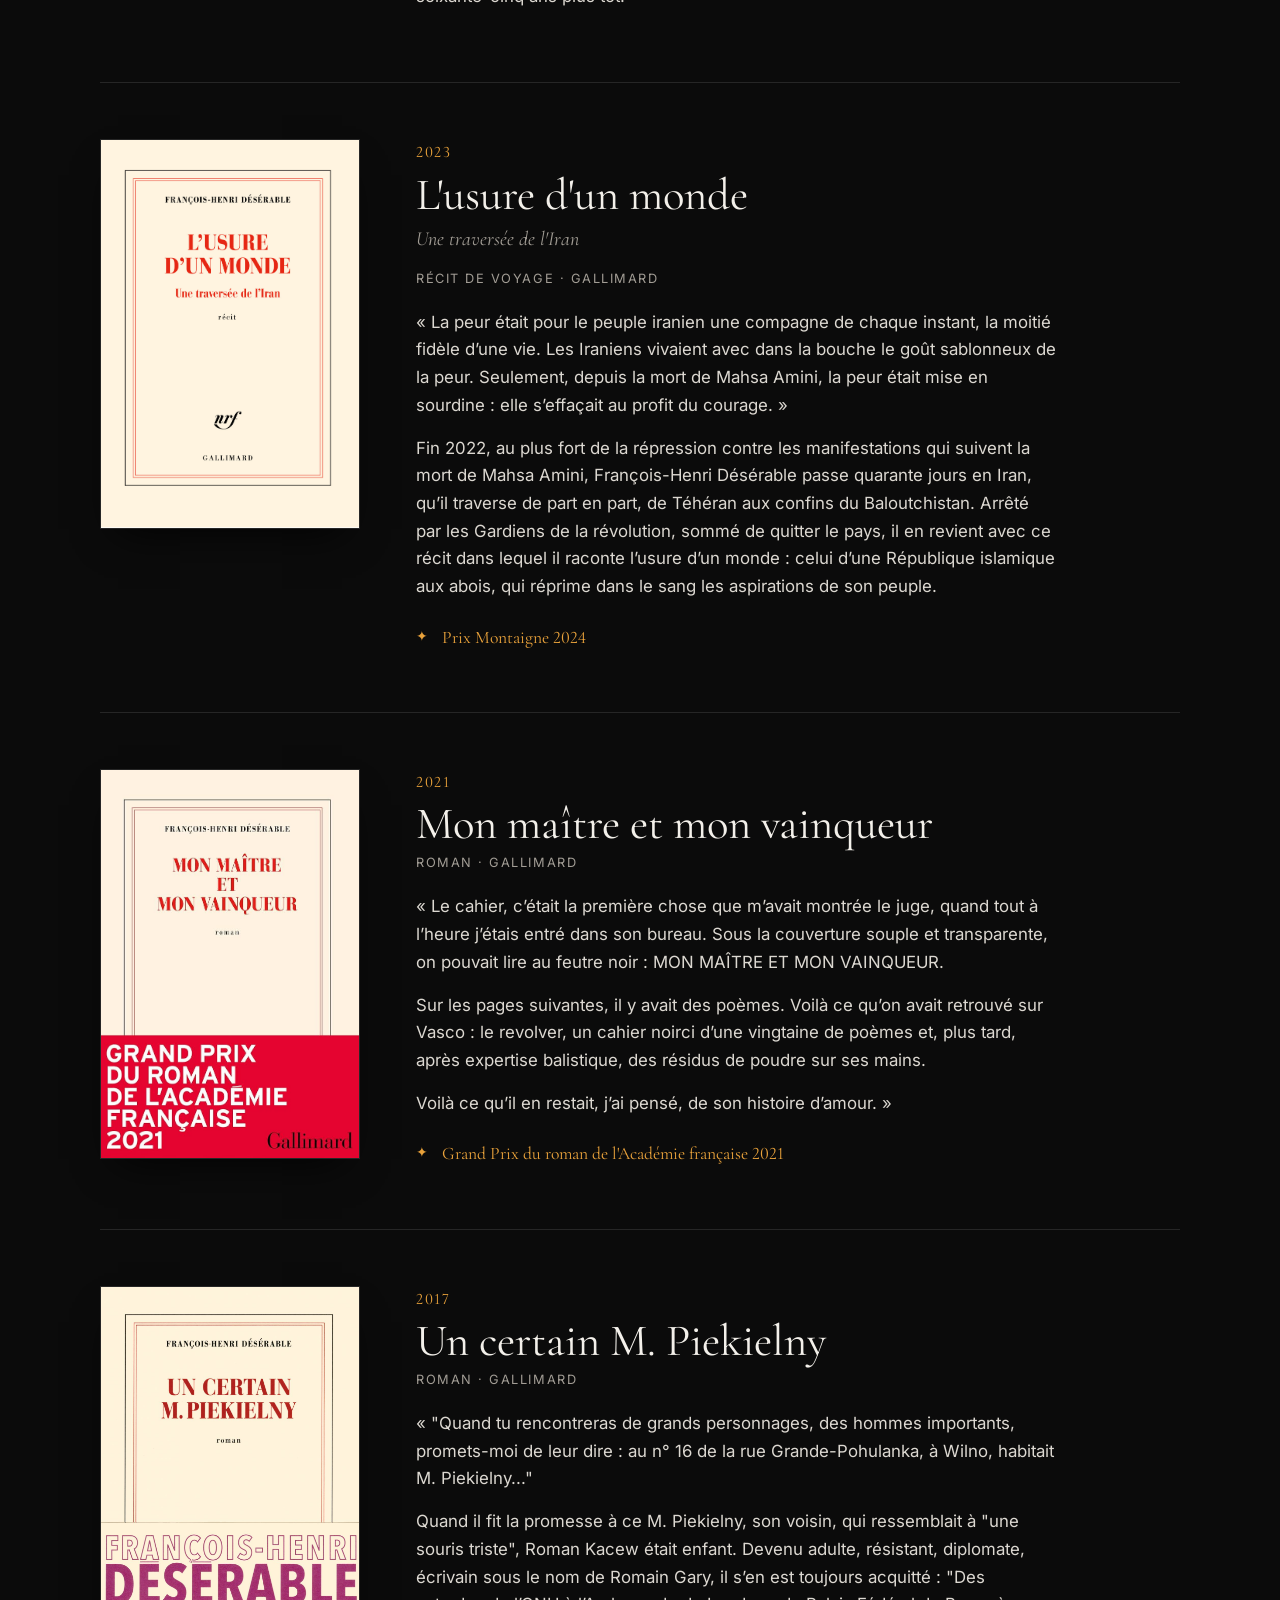
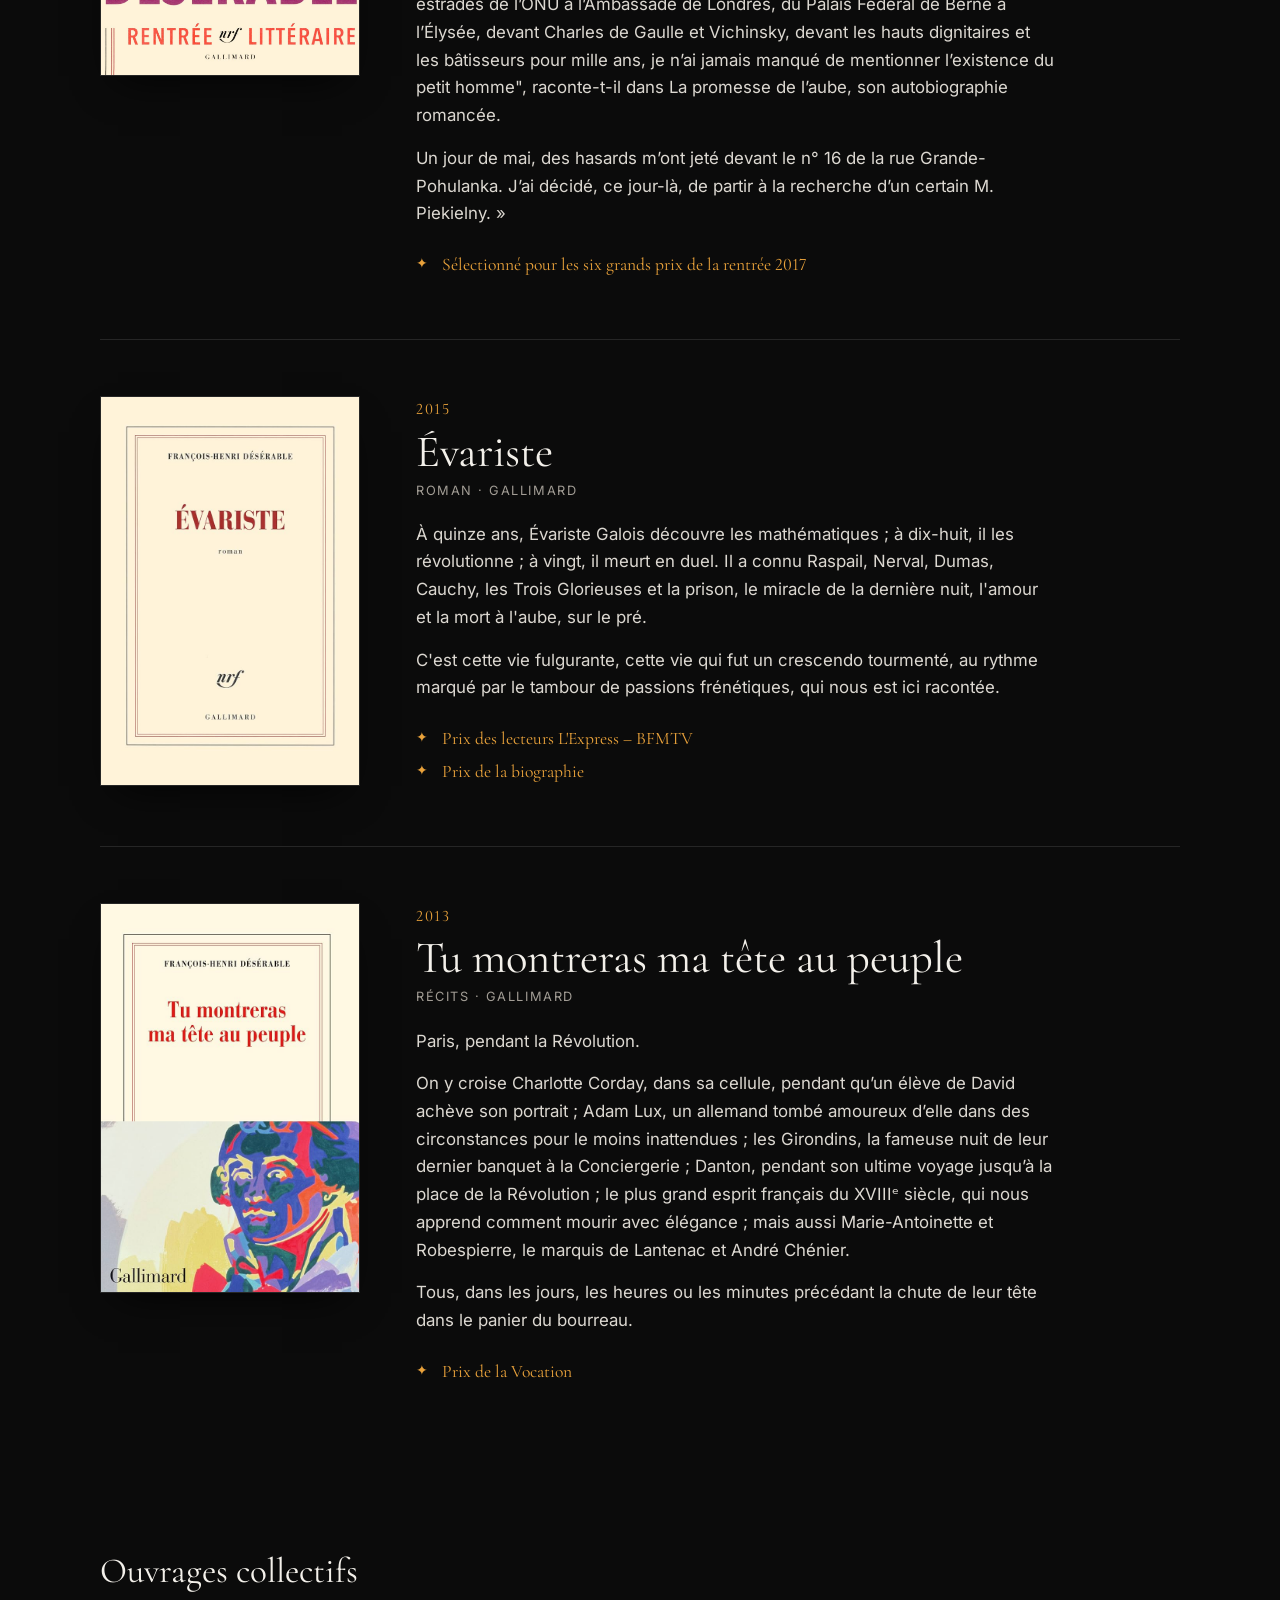
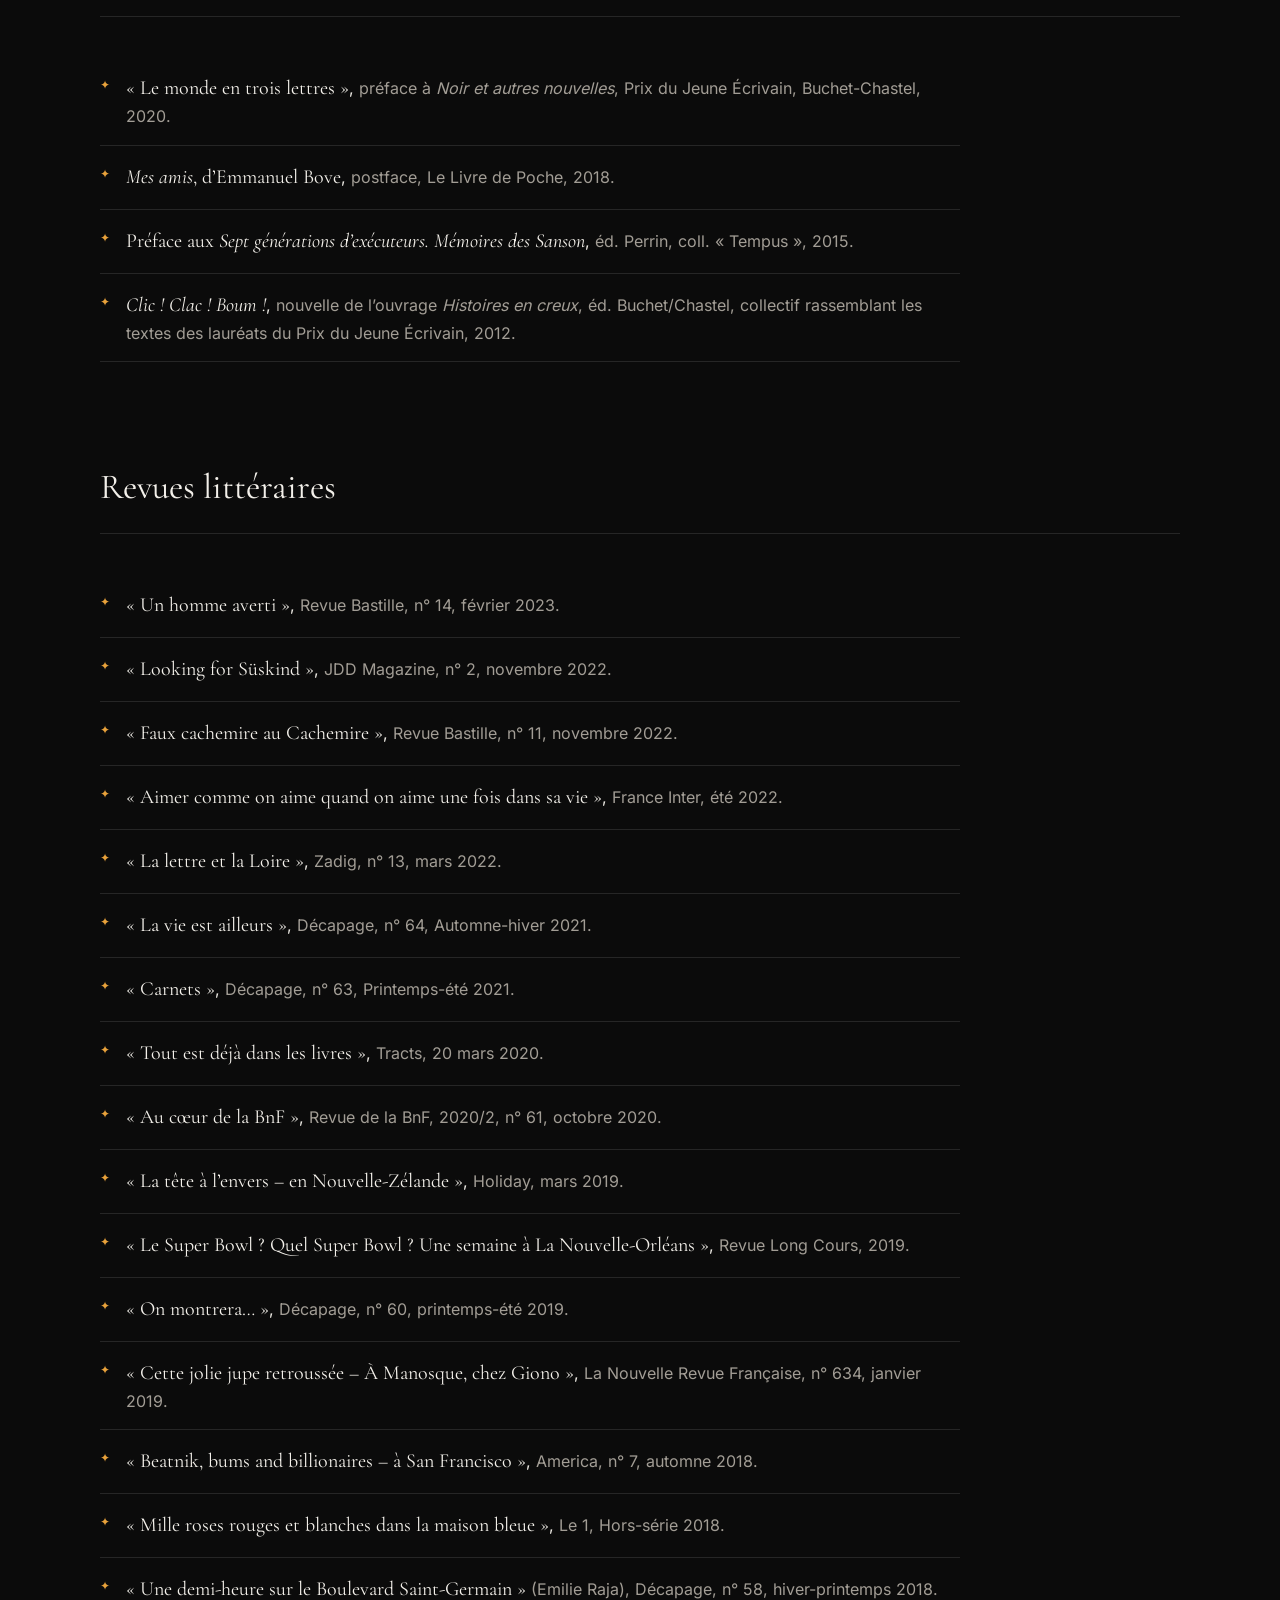
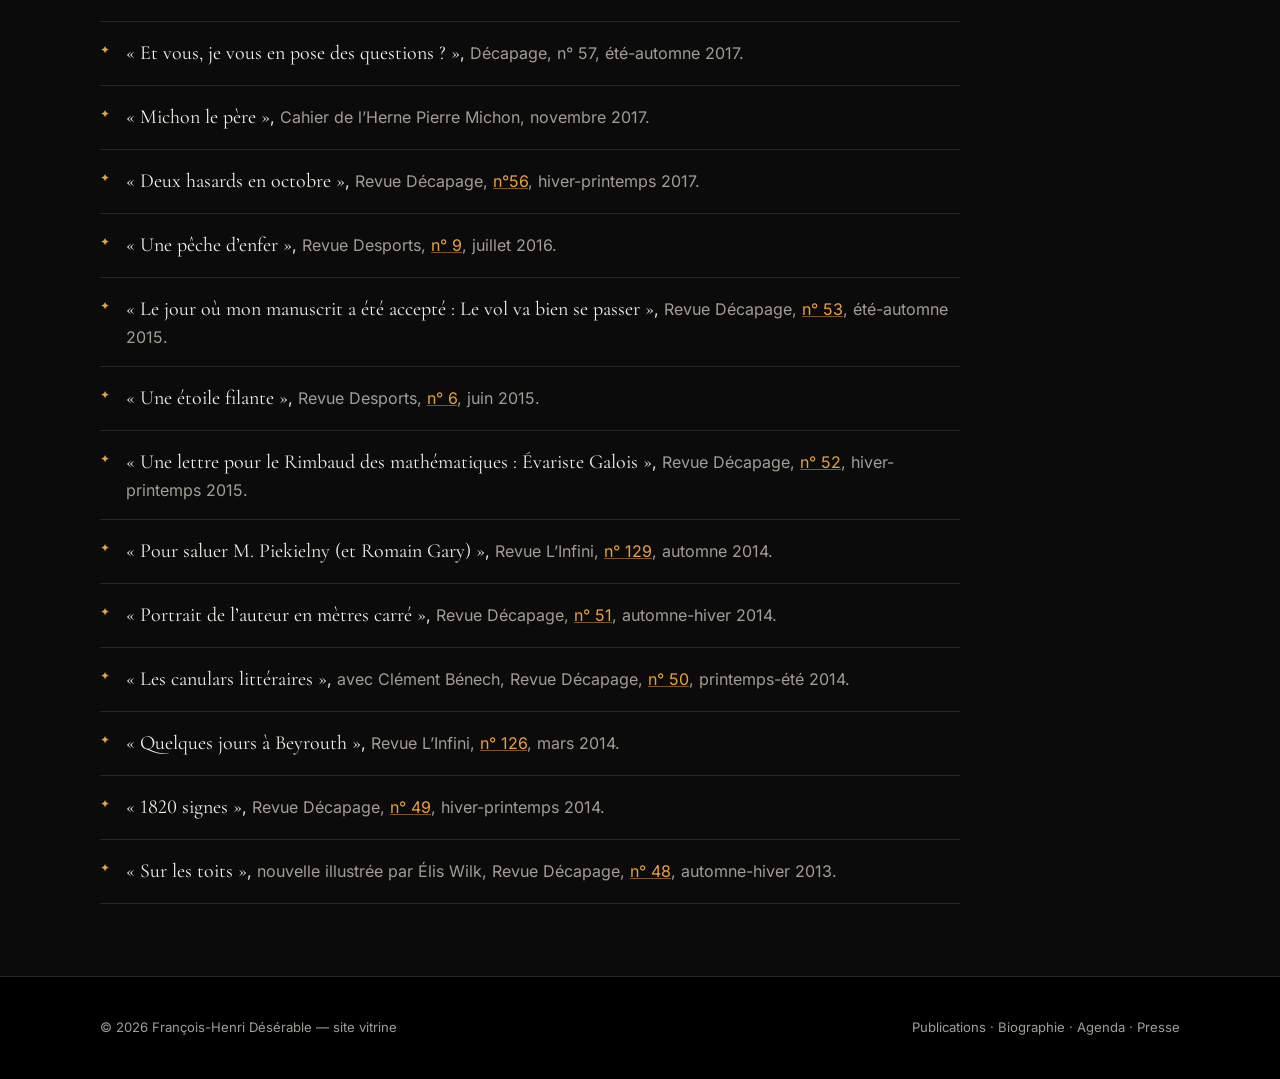
<file: publications.html>
<!doctype html>
<html lang="fr">
<head>
<meta charset="utf-8">
<meta name="viewport" content="width=device-width, initial-scale=1">
<meta name="color-scheme" content="dark">
<meta name="theme-color" content="#0b0b0b">
<title>Publications — François-Henri Désérable</title>
<meta name="description" content="Les publications de François-Henri Désérable : livres, ouvrages collectifs et textes parus en revues.">
<link rel="stylesheet" href="css/fonts.css">
<link rel="stylesheet" href="css/style.css">
<link rel="stylesheet" href="css/noir.css">
</head>
<body>
<header class="entete">
  <div class="conteneur">
    <a class="logo" href="index.html">François-Henri <span>Désérable</span></a>
    <button class="burger" type="button" aria-label="Menu" aria-expanded="false">☰</button>
    <nav class="nav" aria-label="Navigation principale">
      <a href="index.html">Accueil</a>
      <a href="publications.html" aria-current="page">Publications</a>
      <a href="biographie.html">Biographie</a>
      <a href="agenda.html">Agenda</a>
      <a href="presse.html">Presse</a>
    </nav>
  </div>
</header>
<main class="conteneur">
  <div class="page-titre">
    <div class="surtitre">Œuvres</div>
    <h1>Publications</h1>
    <p>Livres, préfaces, nouvelles et textes parus en revues, de la Révolution française aux caves de Bourgogne, en passant par l'Iran et l'Amérique du Sud.</p>
    <nav class="sommaire" aria-label="Sections de la page">
      <a href="#livres">Livres</a>
      <a href="#collectifs">Ouvrages collectifs</a>
      <a href="#revues">Revues littéraires</a>
    </nav>
  </div>

  <section id="livres" class="bloc-publi">
    <div class="section-titre"><h2>Romans &amp; récits</h2><span class="compteur">Gallimard</span></div>
    <div id="catalogue"></div>
  </section>

  <section id="collectifs" class="bloc-publi">
    <div class="section-titre"><h2>Ouvrages collectifs</h2></div>
    <ul id="liste-collectifs" class="biblio"></ul>
  </section>

  <section id="revues" class="bloc-publi">
    <div class="section-titre"><h2>Revues littéraires</h2></div>
    <ul id="liste-revues" class="biblio"></ul>
  </section>
</main>
<footer class="pied">
  <div class="conteneur">
    <span>© <span id="annee"></span> François-Henri Désérable — site vitrine</span>
    <span><a href="publications.html">Publications</a> · <a href="biographie.html">Biographie</a> · <a href="agenda.html">Agenda</a> · <a href="presse.html">Presse</a></span>
  </div>
</footer>
<script src="js/data.js"></script>
<script src="js/main.js"></script>
</body>
</html>
</file>
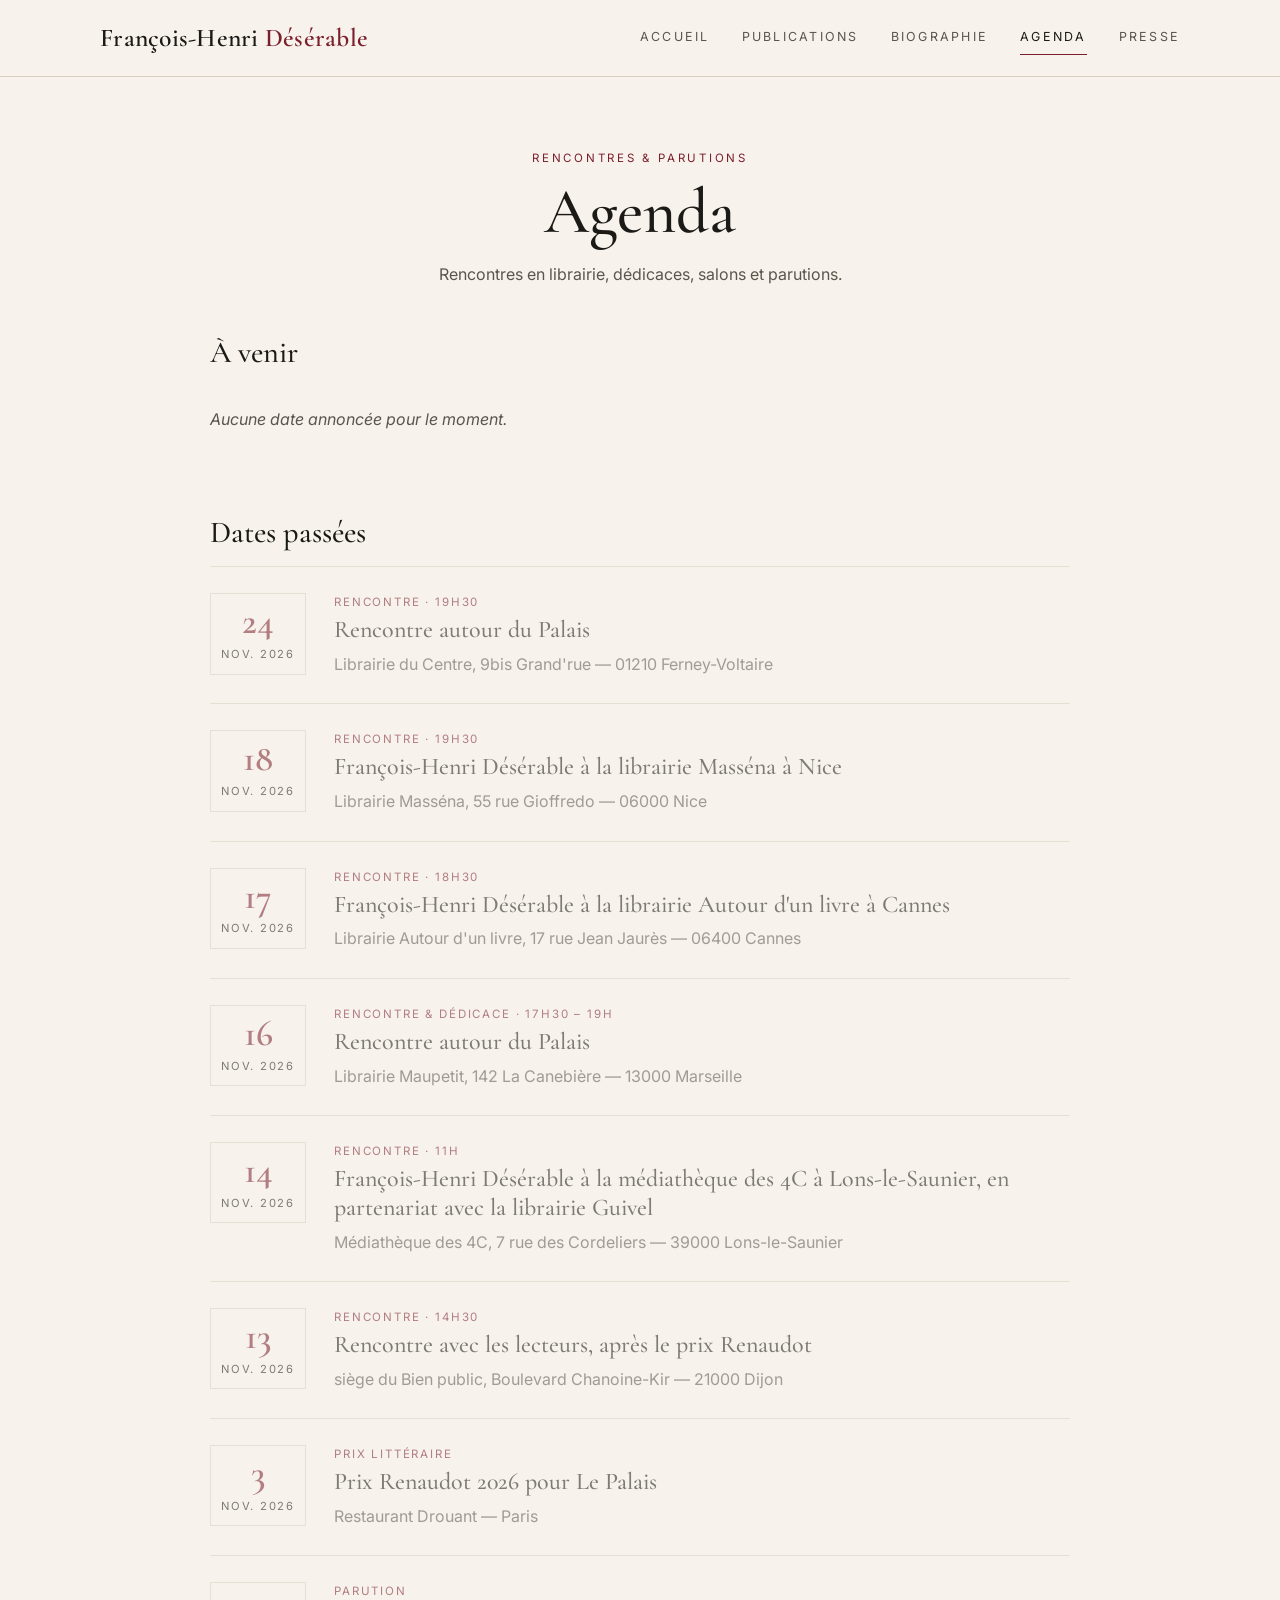
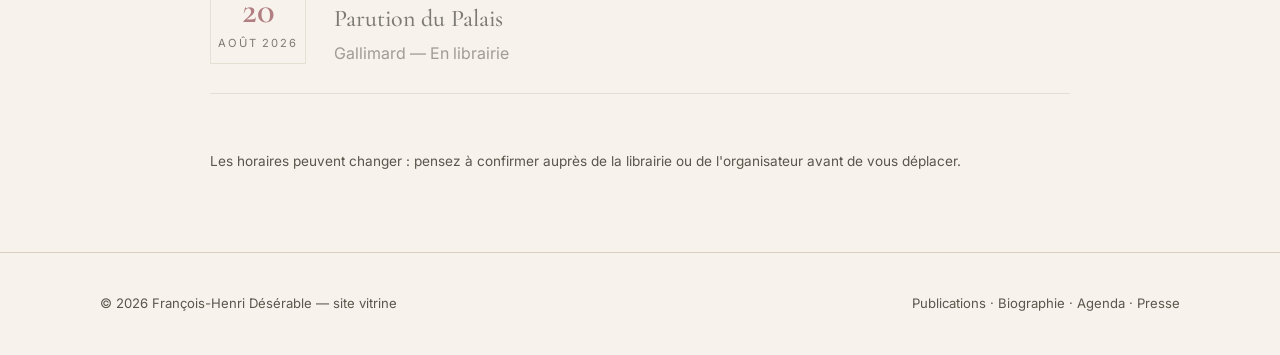
<file: v1/agenda.html>
<!doctype html>
<html lang="fr">
<head>
<meta charset="utf-8">
<meta name="viewport" content="width=device-width, initial-scale=1">
<title>Agenda — François-Henri Désérable</title>
<meta name="description" content="Prochaines rencontres, dédicaces et parutions de François-Henri Désérable.">
<link rel="preconnect" href="https://fonts.googleapis.com">
<link rel="preconnect" href="https://fonts.gstatic.com" crossorigin>
<link href="https://fonts.googleapis.com/css2?family=Cormorant+Garamond:ital,wght@0,400;0,500;0,600;1,400;1,500&family=Inter:wght@400;500;600&display=swap" rel="stylesheet">
<link rel="stylesheet" href="css/style.css">
</head>
<body>
<header class="entete">
  <div class="conteneur">
    <a class="logo" href="index.html">François-Henri <span>Désérable</span></a>
    <button class="burger" type="button" aria-label="Menu" aria-expanded="false">☰</button>
    <nav class="nav" aria-label="Navigation principale">
      <a href="index.html">Accueil</a>
      <a href="publications.html">Publications</a>
      <a href="biographie.html">Biographie</a>
      <a href="agenda.html" aria-current="page">Agenda</a>
      <a href="presse.html">Presse</a>
    </nav>
  </div>
</header>
<main class="conteneur">
  <div class="page-titre">
    <div class="surtitre">Rencontres &amp; parutions</div>
    <h1>Agenda</h1>
    <p>Rencontres en librairie, dédicaces, salons et parutions.</p>
  </div>
  <section class="agenda-bloc">
    <h2>À venir</h2>
    <ul id="agenda-a-venir" class="agenda-liste"></ul>
  </section>
  <section class="agenda-bloc">
    <h2>Dates passées</h2>
    <ul id="agenda-passes" class="agenda-liste"></ul>
  </section>
  <p class="agenda-note">Les horaires peuvent changer : pensez à confirmer auprès de la librairie ou de l'organisateur avant de vous déplacer.</p>
</main>
<footer class="pied">
  <div class="conteneur">
    <span>© <span id="annee"></span> François-Henri Désérable — site vitrine</span>
    <span><a href="publications.html">Publications</a> · <a href="biographie.html">Biographie</a> · <a href="agenda.html">Agenda</a> · <a href="presse.html">Presse</a></span>
  </div>
</footer>
<script src="js/data.js"></script>
<script src="js/main.js"></script>
</body>
</html>
</file>
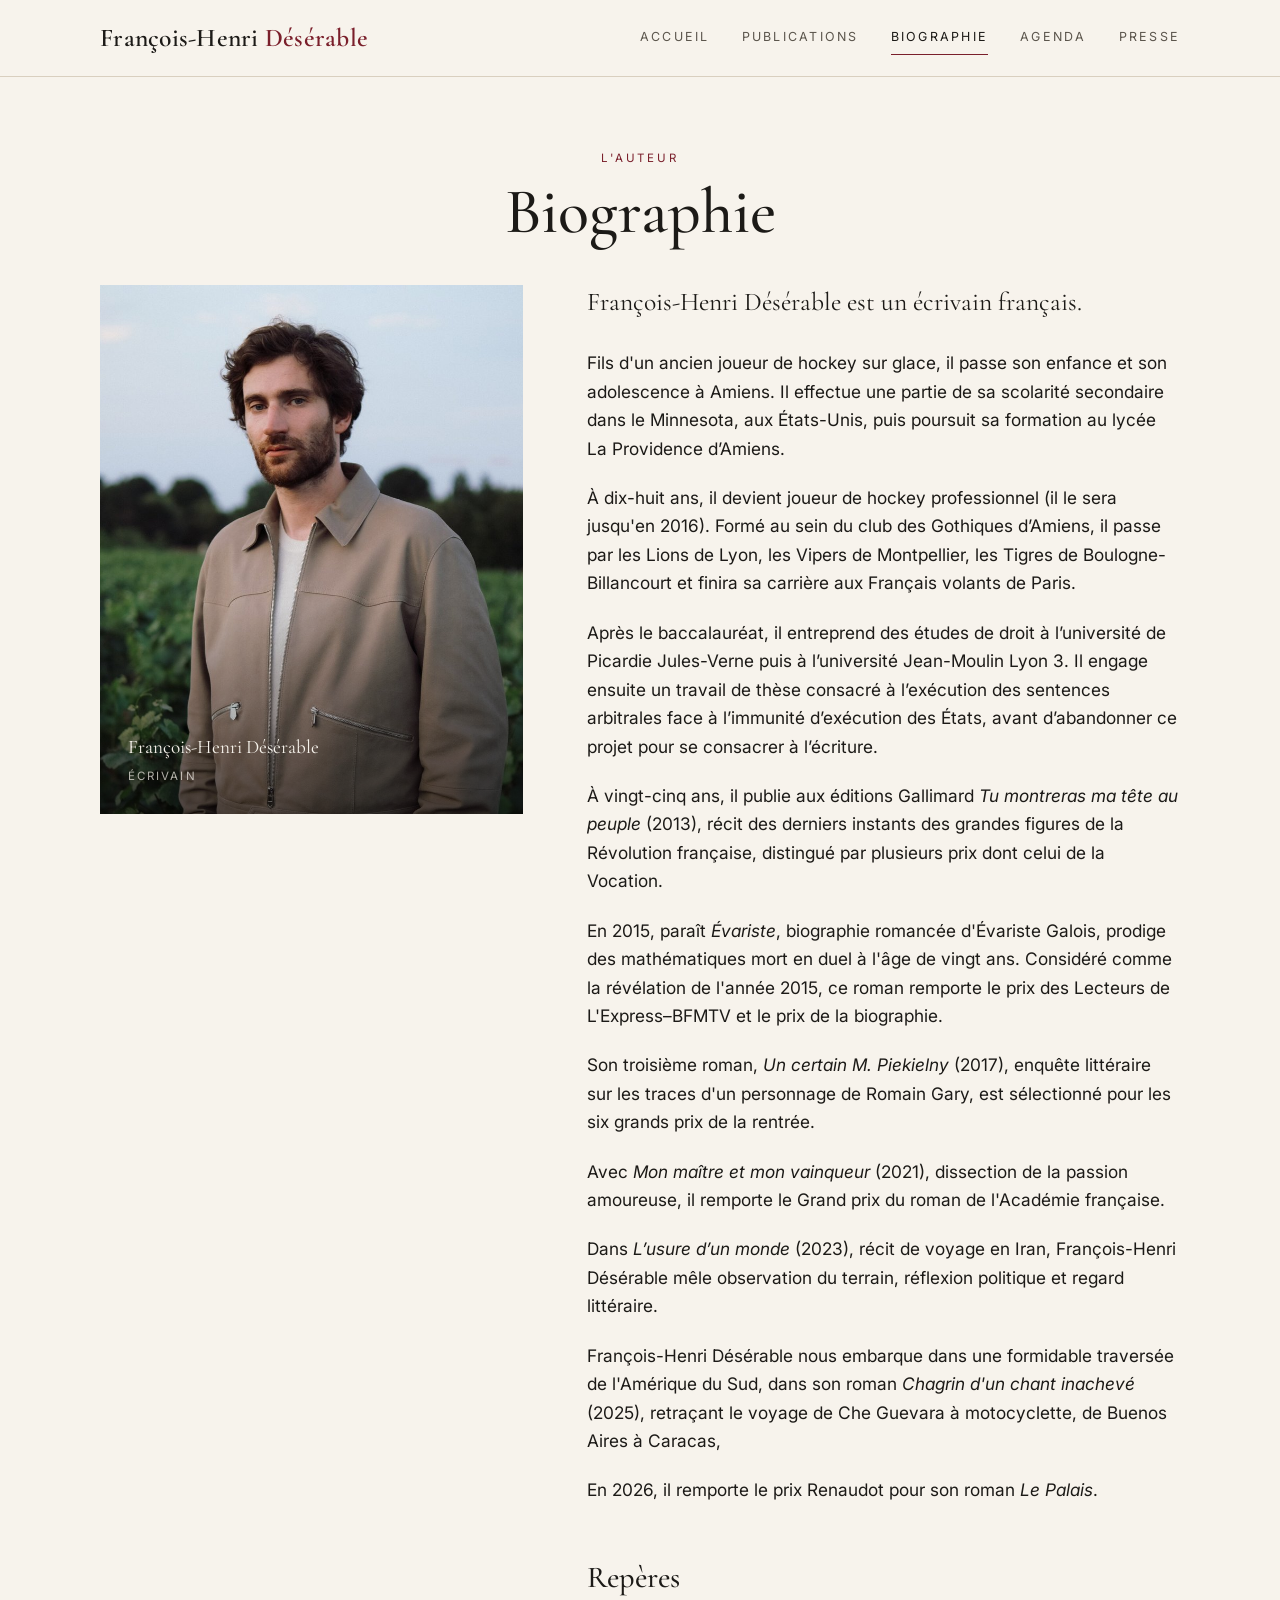
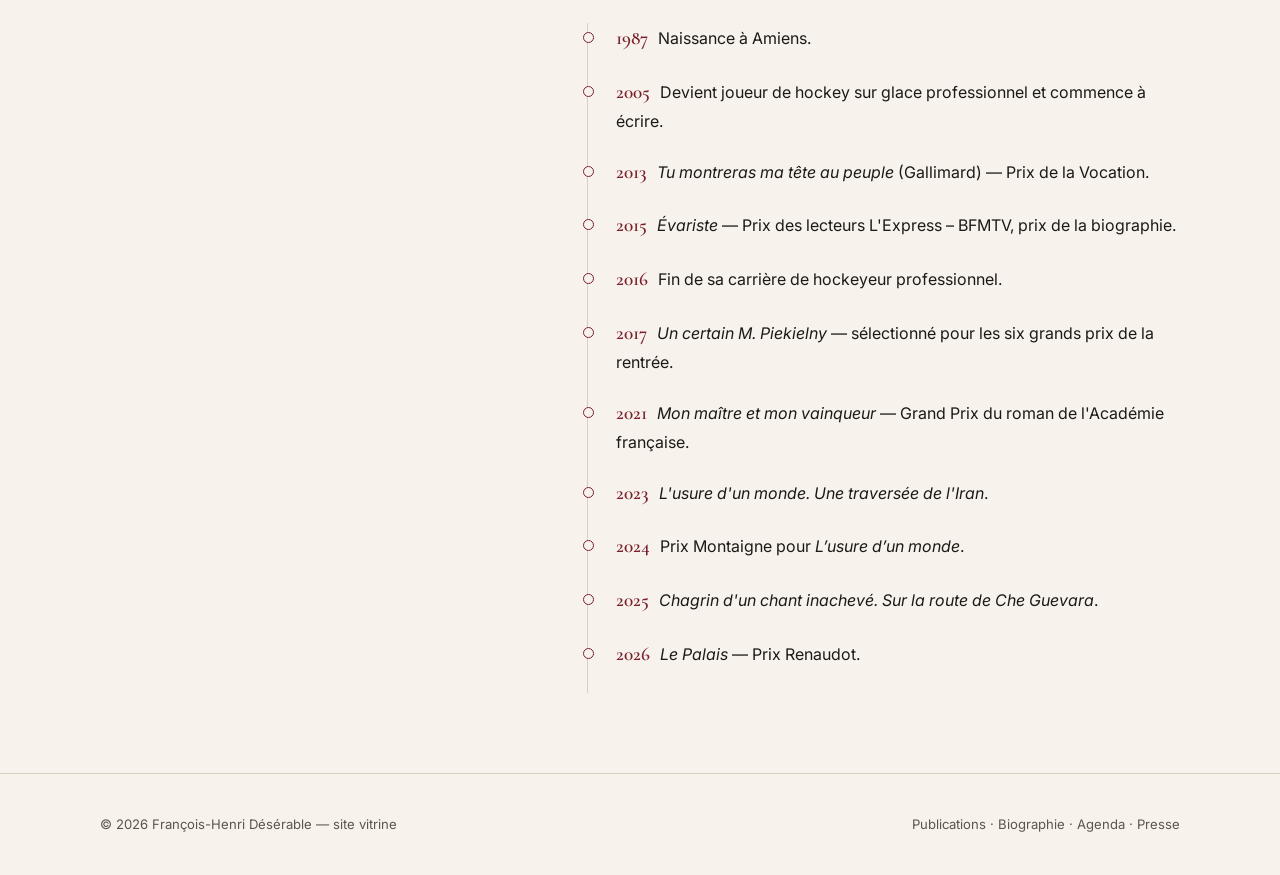
<file: v1/biographie.html>
<!doctype html>
<html lang="fr">
<head>
<meta charset="utf-8">
<meta name="viewport" content="width=device-width, initial-scale=1">
<title>Biographie — François-Henri Désérable</title>
<meta name="description" content="Biographie de François-Henri Désérable, écrivain et ancien hockeyeur professionnel.">
<link rel="preconnect" href="https://fonts.googleapis.com">
<link rel="preconnect" href="https://fonts.gstatic.com" crossorigin>
<link href="https://fonts.googleapis.com/css2?family=Cormorant+Garamond:ital,wght@0,400;0,500;0,600;1,400;1,500&family=Inter:wght@400;500;600&display=swap" rel="stylesheet">
<link rel="stylesheet" href="css/style.css">
</head>
<body>
<header class="entete">
  <div class="conteneur">
    <a class="logo" href="index.html">François-Henri <span>Désérable</span></a>
    <button class="burger" type="button" aria-label="Menu" aria-expanded="false">☰</button>
    <nav class="nav" aria-label="Navigation principale">
      <a href="index.html">Accueil</a>
      <a href="publications.html">Publications</a>
      <a href="biographie.html" aria-current="page">Biographie</a>
      <a href="agenda.html">Agenda</a>
      <a href="presse.html">Presse</a>
    </nav>
  </div>
</header>
<main class="conteneur">
  <div class="page-titre">
    <div class="surtitre">L'auteur</div>
    <h1>Biographie</h1>
  </div>
  <div class="bio section" style="padding-top:0">
    <figure class="portrait" style="margin:0">
      <img src="images/portrait.jpg" alt="Portrait de François-Henri Désérable dans les vignes">
      <figcaption class="portrait-legende">François-Henri Désérable<small>Écrivain</small></figcaption>
    </figure>
    <div class="bio-texte">
      <p class="chapeau">François-Henri Désérable est un écrivain français.</p>
      <p>Fils d'un ancien joueur de hockey sur glace, il passe son enfance et son adolescence à Amiens. Il effectue une partie de sa scolarité secondaire dans le Minnesota, aux États-Unis, puis poursuit sa formation au lycée La Providence d’Amiens.</p>
      <p>À dix-huit ans, il devient joueur de hockey professionnel (il le sera jusqu'en 2016). Formé au sein du club des Gothiques d’Amiens, il passe par les Lions de Lyon, les Vipers de Montpellier, les Tigres de Boulogne-Billancourt et finira sa carrière aux Français volants de Paris. </p>
      <p>Après le baccalauréat, il entreprend des études de droit à l’université de Picardie Jules-Verne puis à l’université Jean-Moulin Lyon 3. Il engage ensuite un travail de thèse consacré à l’exécution des sentences arbitrales face à l’immunité d’exécution des États, avant d’abandonner ce projet pour se consacrer à l’écriture.</p>
      <p>À vingt-cinq ans, il publie aux éditions Gallimard <em>Tu montreras ma tête au peuple</em> (2013), récit des derniers instants des grandes figures de la Révolution française, distingué par plusieurs prix dont celui de la Vocation.</p>
      <p>En 2015, paraît <em>Évariste</em>, biographie romancée d'Évariste Galois, prodige des mathématiques mort en duel à l'âge de vingt ans. Considéré comme la révélation de l'année 2015, ce roman remporte le prix des Lecteurs de L'Express–BFMTV et le prix de la biographie.</p>
      <p>Son troisième roman, <em>Un certain M. Piekielny</em> (2017), enquête littéraire sur les traces d'un personnage de Romain Gary, est sélectionné pour les six grands prix de la rentrée.</p>
      <p>Avec <em>Mon maître et mon vainqueur</em> (2021), dissection de la passion amoureuse, il remporte le Grand prix du roman de l'Académie française.</p>
      <p>Dans <em>L’usure d’un monde</em> (2023), récit de voyage en Iran, François-Henri Désérable mêle observation du terrain, réflexion politique et regard littéraire.</p>
      <p>François-Henri Désérable nous embarque dans une formidable traversée de l'Amérique du Sud, dans son roman <em>Chagrin d'un chant inachevé</em> (2025), retraçant le voyage de Che Guevara à motocyclette, de Buenos Aires à Caracas,  
      <p>En 2026, il remporte le prix Renaudot pour son roman <em>Le Palais</em>.</p>

      <h2>Repères</h2>
      <ul class="chrono">
        <li><span class="an">1987</span>Naissance à Amiens.</li>
        <li><span class="an">2005</span>Devient joueur de hockey sur glace professionnel et commence à écrire.</li>
        <li><span class="an">2013</span><em>Tu montreras ma tête au peuple</em> (Gallimard) — Prix de la Vocation.</li>
        <li><span class="an">2015</span><em>Évariste</em> — Prix des lecteurs L'Express – BFMTV, prix de la biographie.</li>
        <li><span class="an">2016</span>Fin de sa carrière de hockeyeur professionnel.</li>
        <li><span class="an">2017</span><em>Un certain M. Piekielny</em> — sélectionné pour les six grands prix de la rentrée.</li>
        <li><span class="an">2021</span><em>Mon maître et mon vainqueur</em> — Grand Prix du roman de l'Académie française.</li>
        <li><span class="an">2023</span><em>L'usure d'un monde. Une traversée de l'Iran</em>.</li>
        <li><span class="an">2024</span>Prix Montaigne pour <em>L’usure d’un monde</em>.</li>
        <li><span class="an">2025</span><em>Chagrin d'un chant inachevé. Sur la route de Che Guevara</em>.</li>
        <li><span class="an">2026</span><em>Le Palais</em> — Prix Renaudot.</li>
      </ul>
    </div>
  </div>
</main>
<footer class="pied">
  <div class="conteneur">
    <span>© <span id="annee"></span> François-Henri Désérable — site vitrine</span>
    <span><a href="publications.html">Publications</a> · <a href="biographie.html">Biographie</a> · <a href="agenda.html">Agenda</a> · <a href="presse.html">Presse</a></span>
  </div>
</footer>
<script src="js/data.js"></script>
<script src="js/main.js"></script>
</body>
</html>
</file>
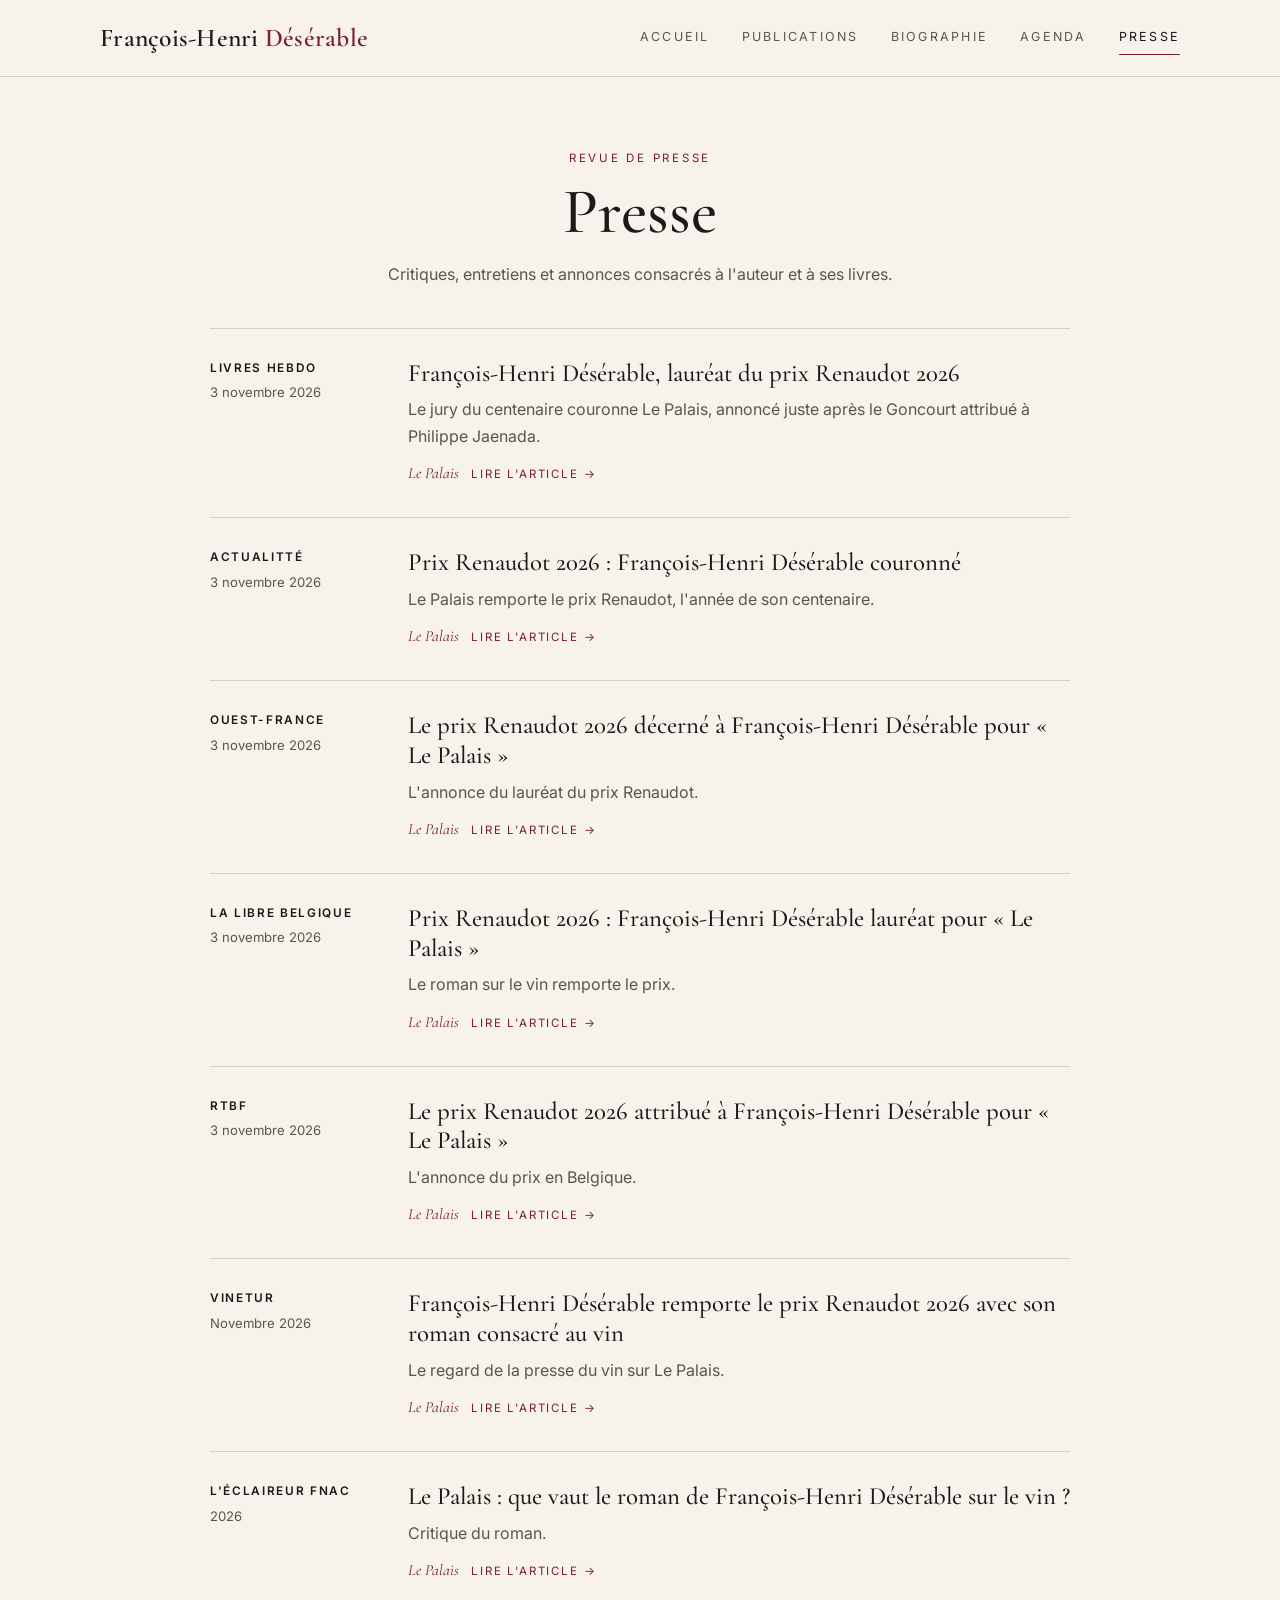
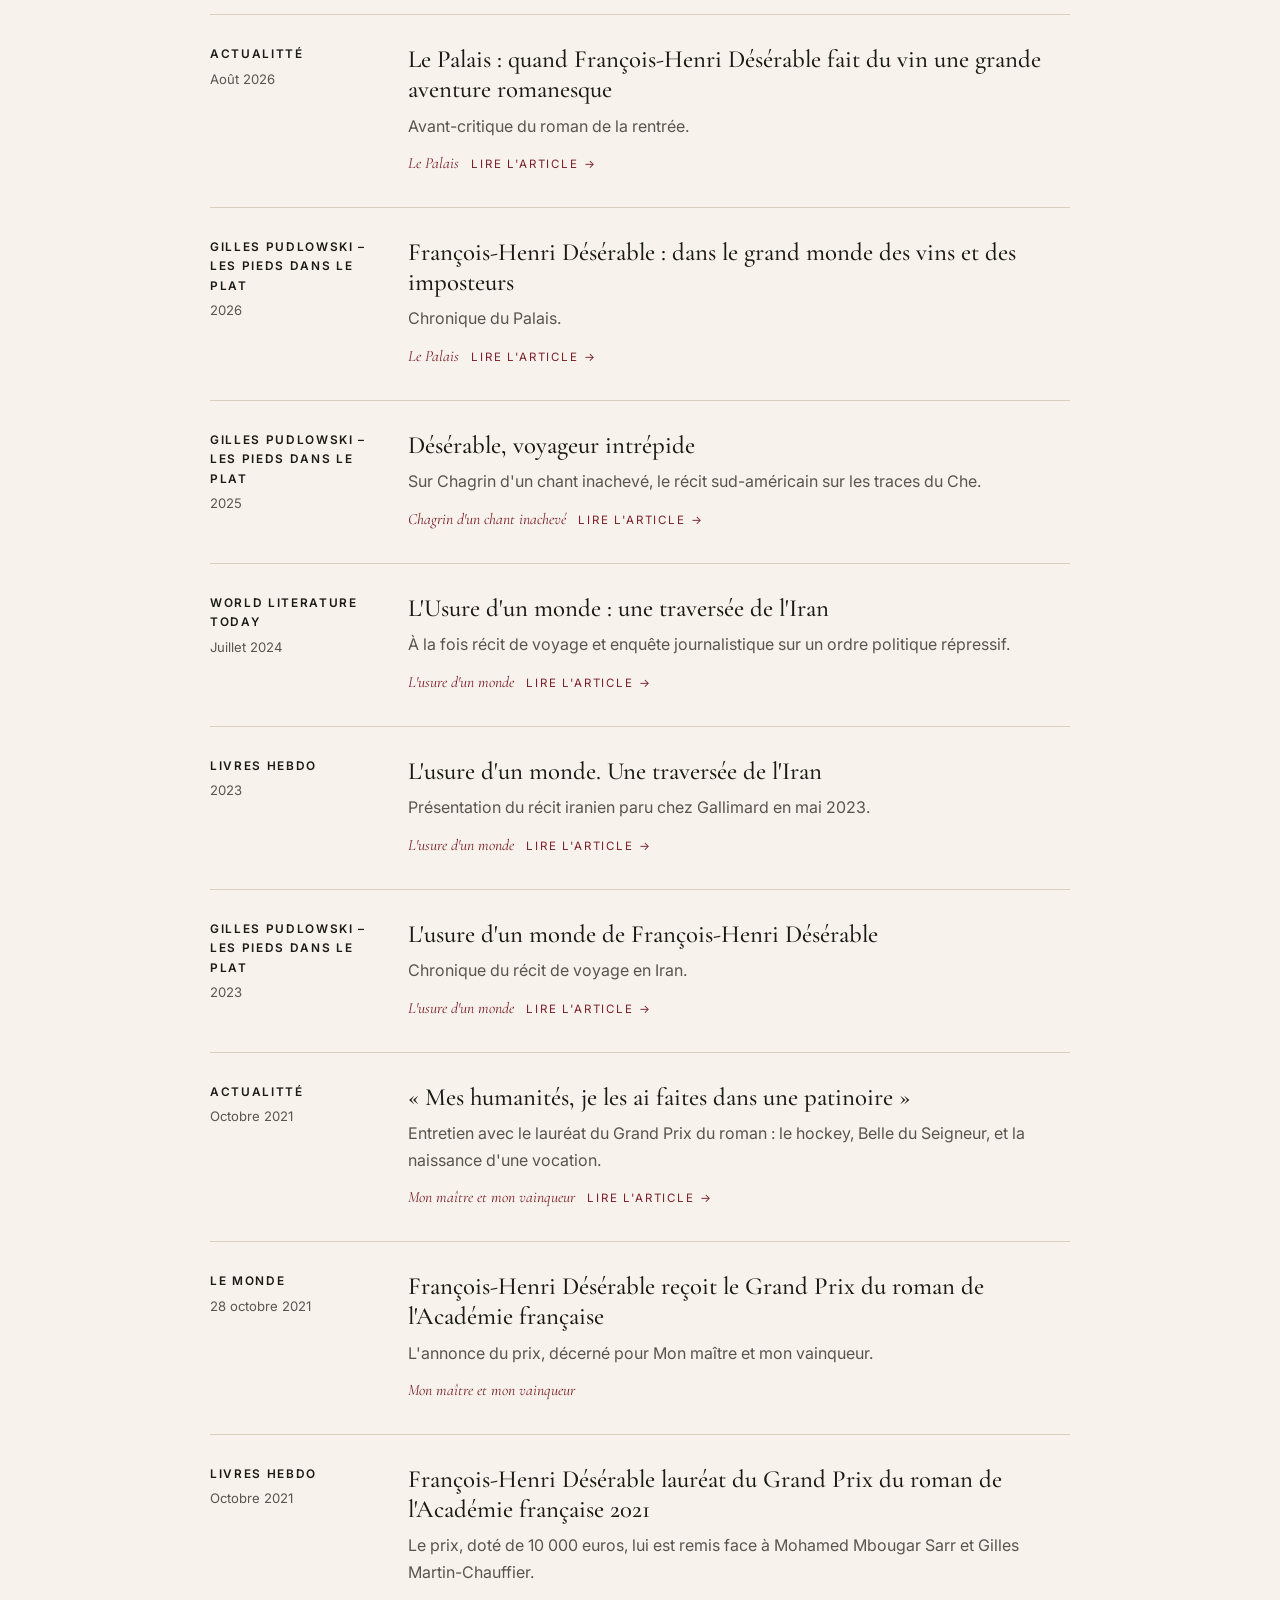
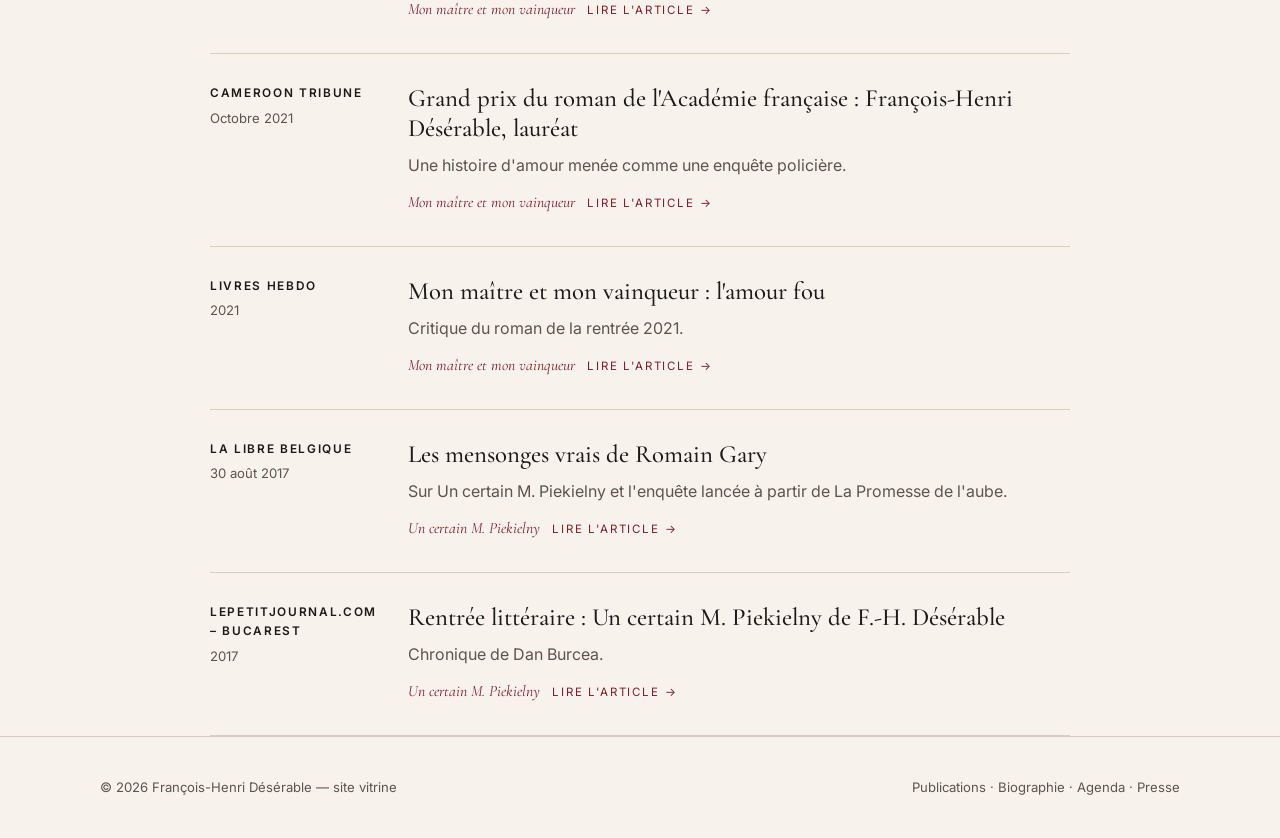
<file: v1/presse.html>
<!doctype html>
<html lang="fr">
<head>
<meta charset="utf-8">
<meta name="viewport" content="width=device-width, initial-scale=1">
<title>Presse — François-Henri Désérable</title>
<meta name="description" content="Articles de presse consacrés à François-Henri Désérable et à ses livres.">
<link rel="preconnect" href="https://fonts.googleapis.com">
<link rel="preconnect" href="https://fonts.gstatic.com" crossorigin>
<link href="https://fonts.googleapis.com/css2?family=Cormorant+Garamond:ital,wght@0,400;0,500;0,600;1,400;1,500&family=Inter:wght@400;500;600&display=swap" rel="stylesheet">
<link rel="stylesheet" href="css/style.css">
</head>
<body>
<header class="entete">
  <div class="conteneur">
    <a class="logo" href="index.html">François-Henri <span>Désérable</span></a>
    <button class="burger" type="button" aria-label="Menu" aria-expanded="false">☰</button>
    <nav class="nav" aria-label="Navigation principale">
      <a href="index.html">Accueil</a>
      <a href="publications.html">Publications</a>
      <a href="biographie.html">Biographie</a>
      <a href="agenda.html">Agenda</a>
      <a href="presse.html" aria-current="page">Presse</a>
    </nav>
  </div>
</header>
<main class="conteneur">
  <div class="page-titre">
    <div class="surtitre">Revue de presse</div>
    <h1>Presse</h1>
    <p>Critiques, entretiens et annonces consacrés à l'auteur et à ses livres.</p>
  </div>
  <ul id="presse" class="presse-liste section" style="padding-top:0"></ul>
</main>
<footer class="pied">
  <div class="conteneur">
    <span>© <span id="annee"></span> François-Henri Désérable — site vitrine</span>
    <span><a href="publications.html">Publications</a> · <a href="biographie.html">Biographie</a> · <a href="agenda.html">Agenda</a> · <a href="presse.html">Presse</a></span>
  </div>
</footer>
<script src="js/data.js"></script>
<script src="js/main.js"></script>
</body>
</html>
</file>
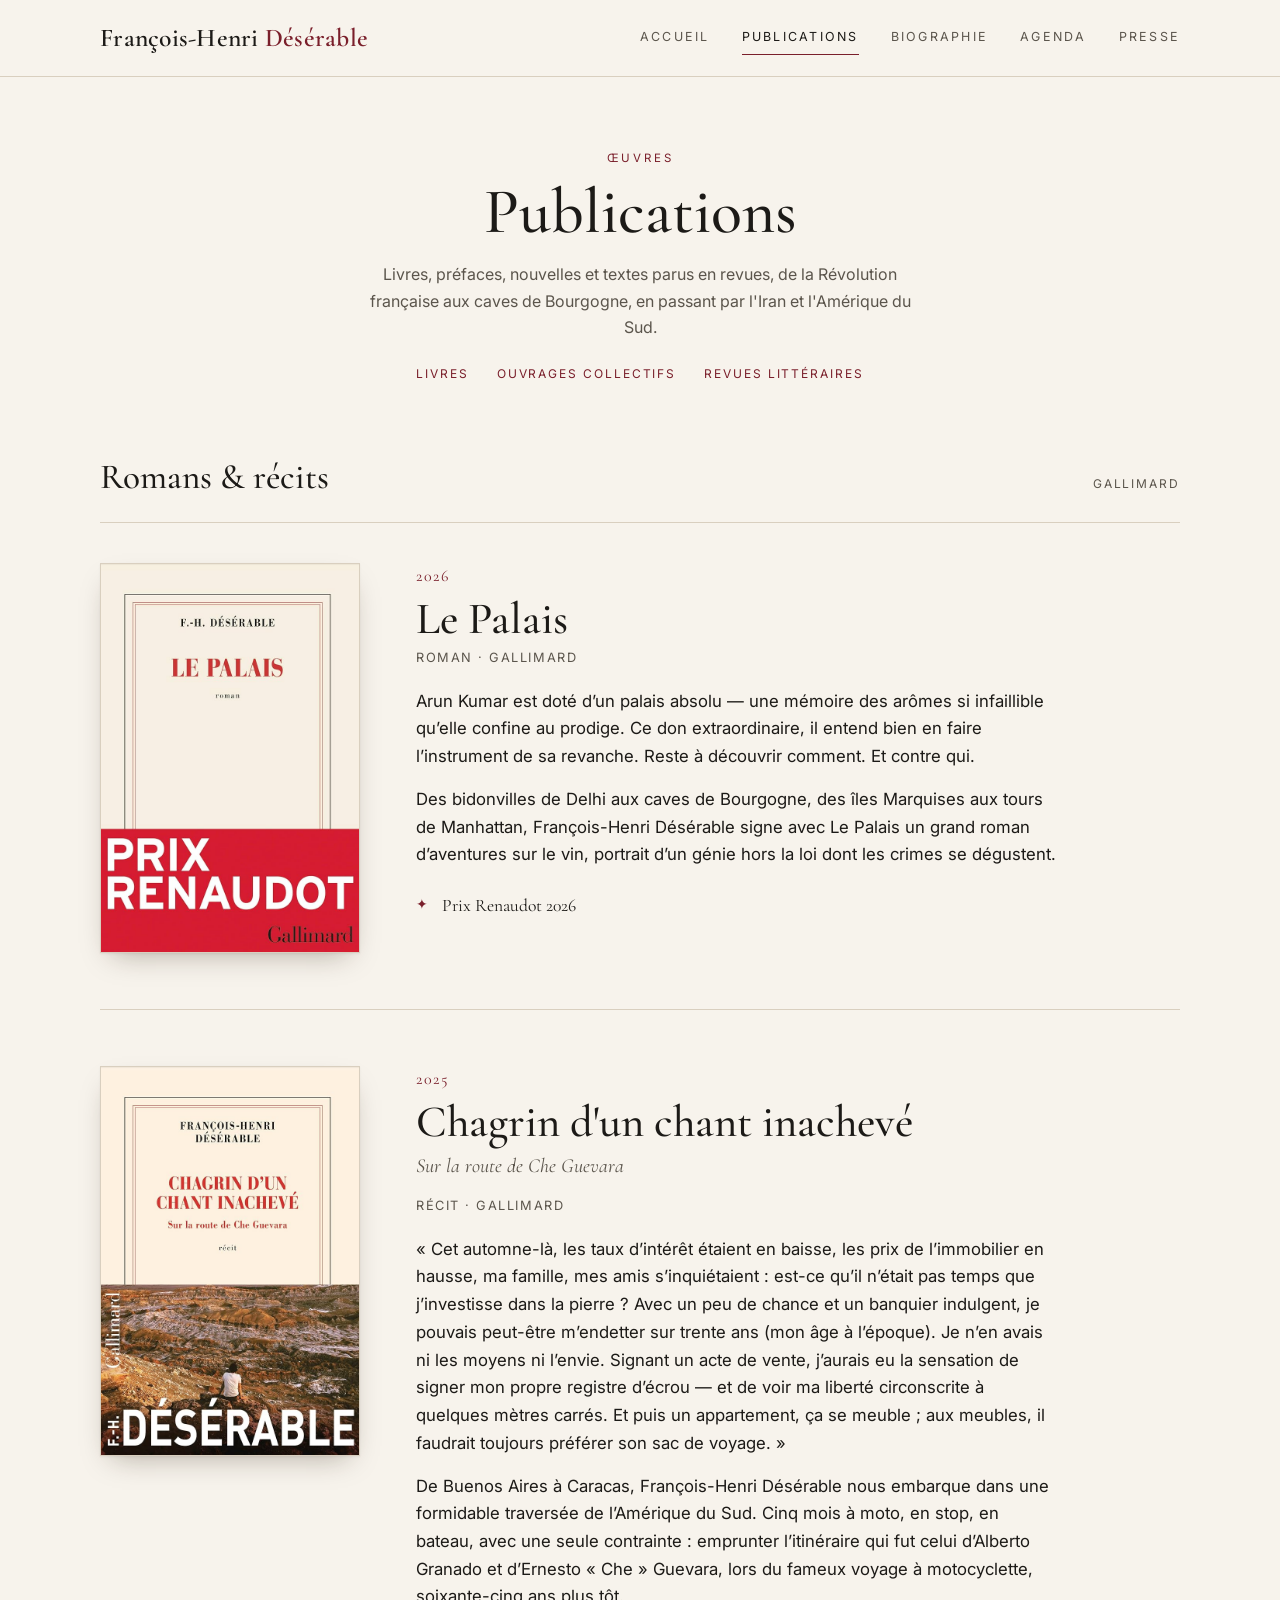
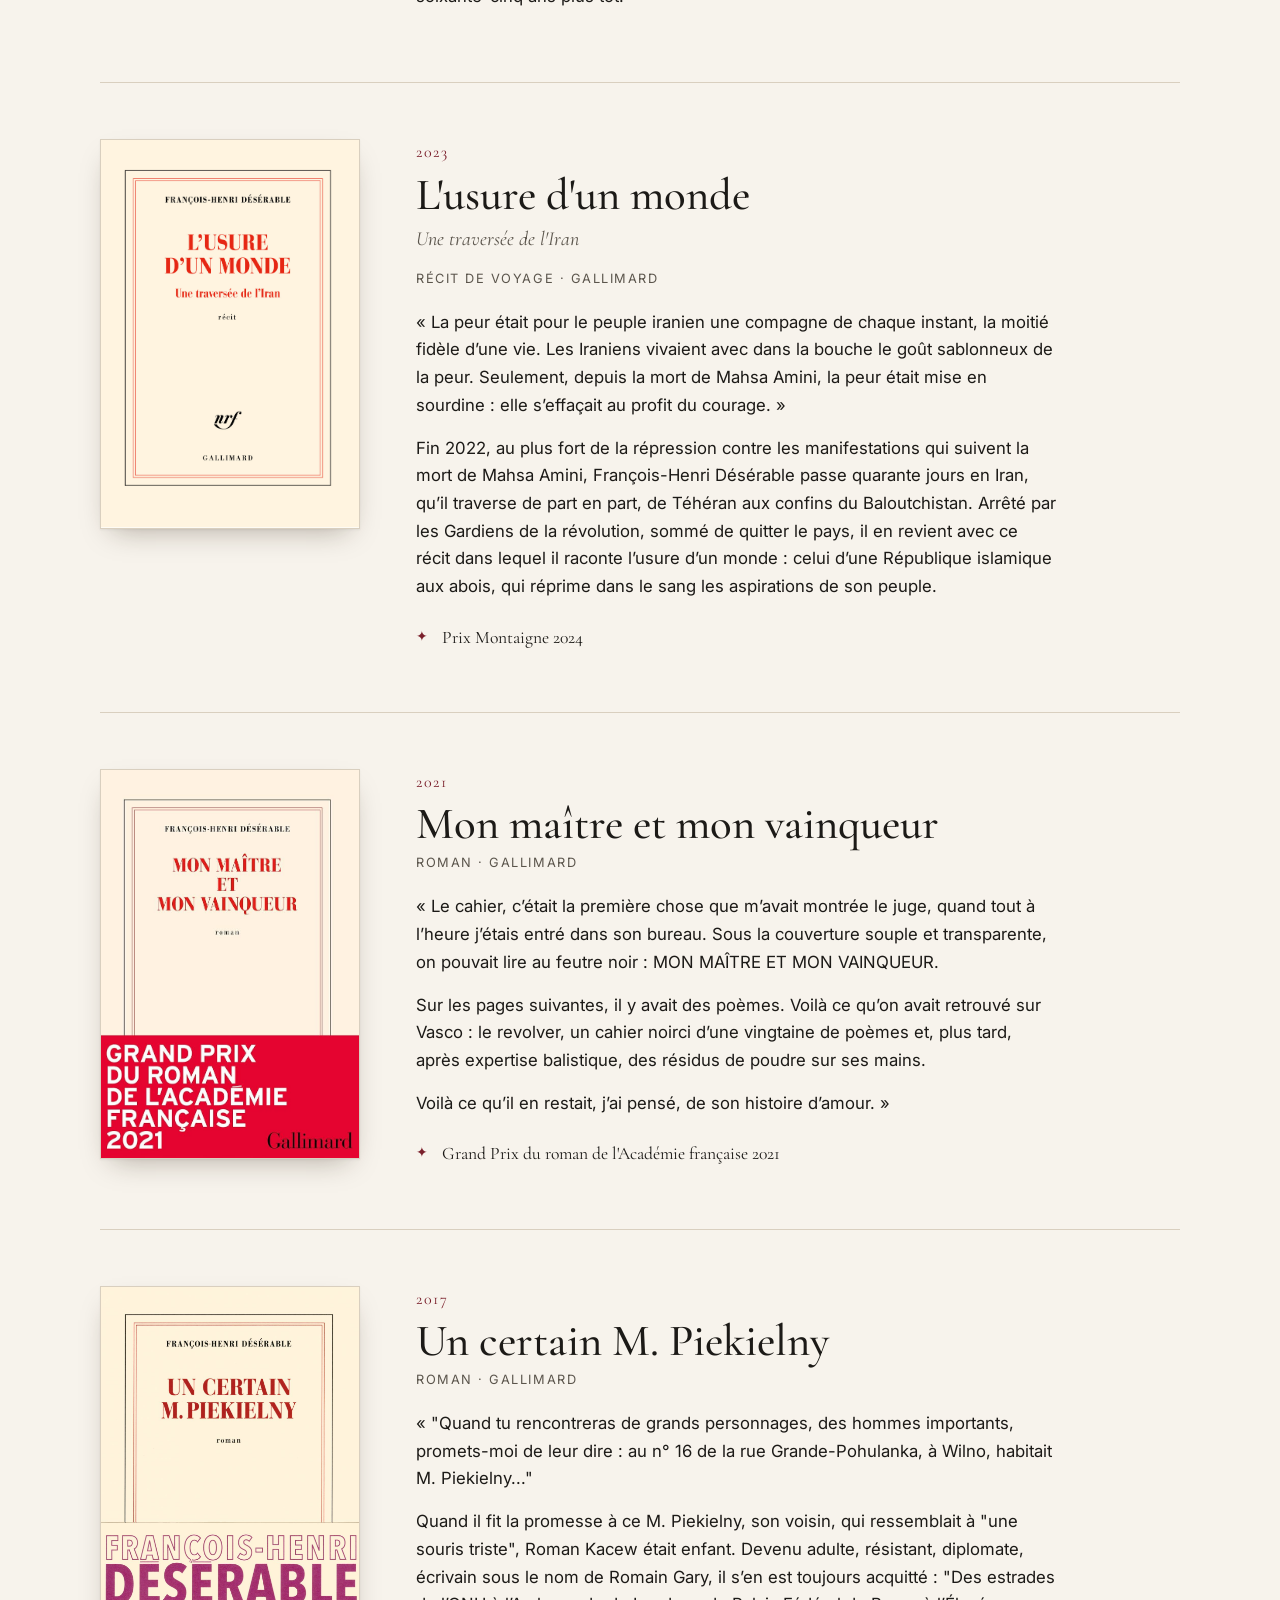
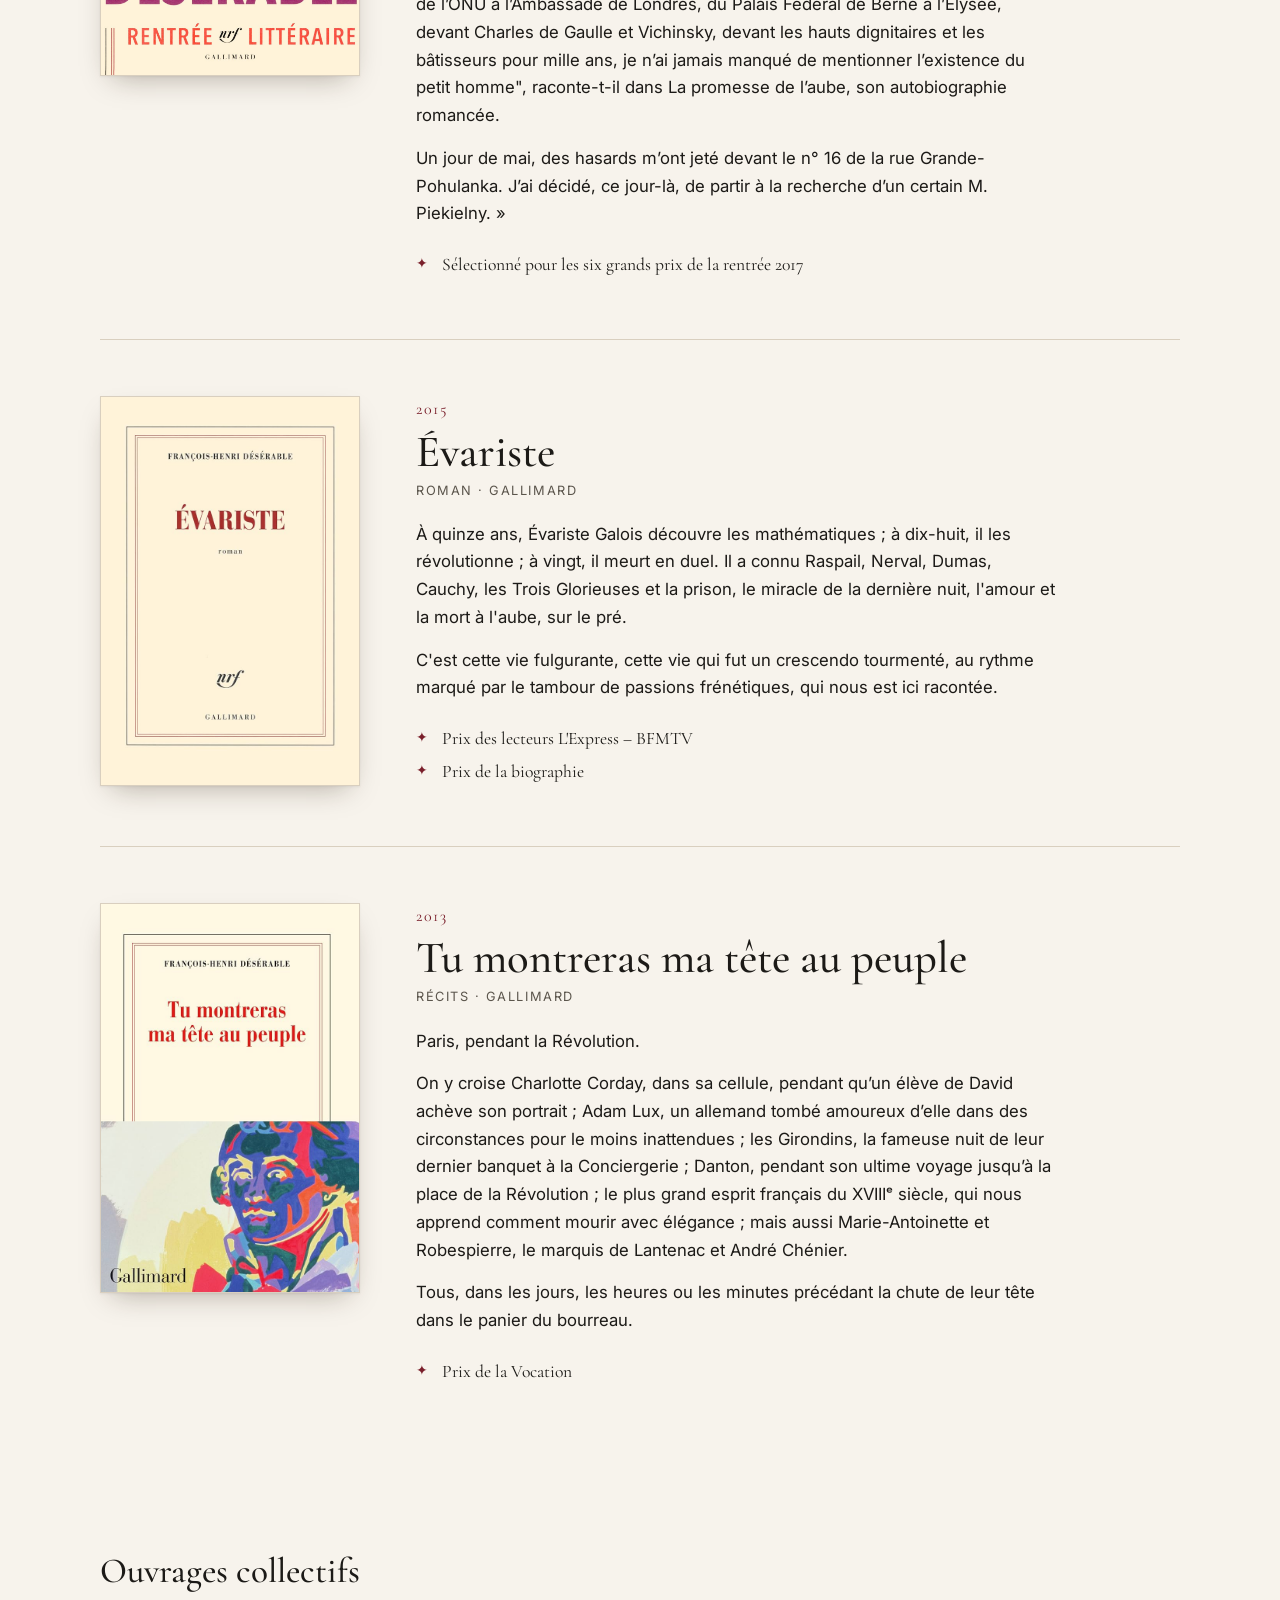
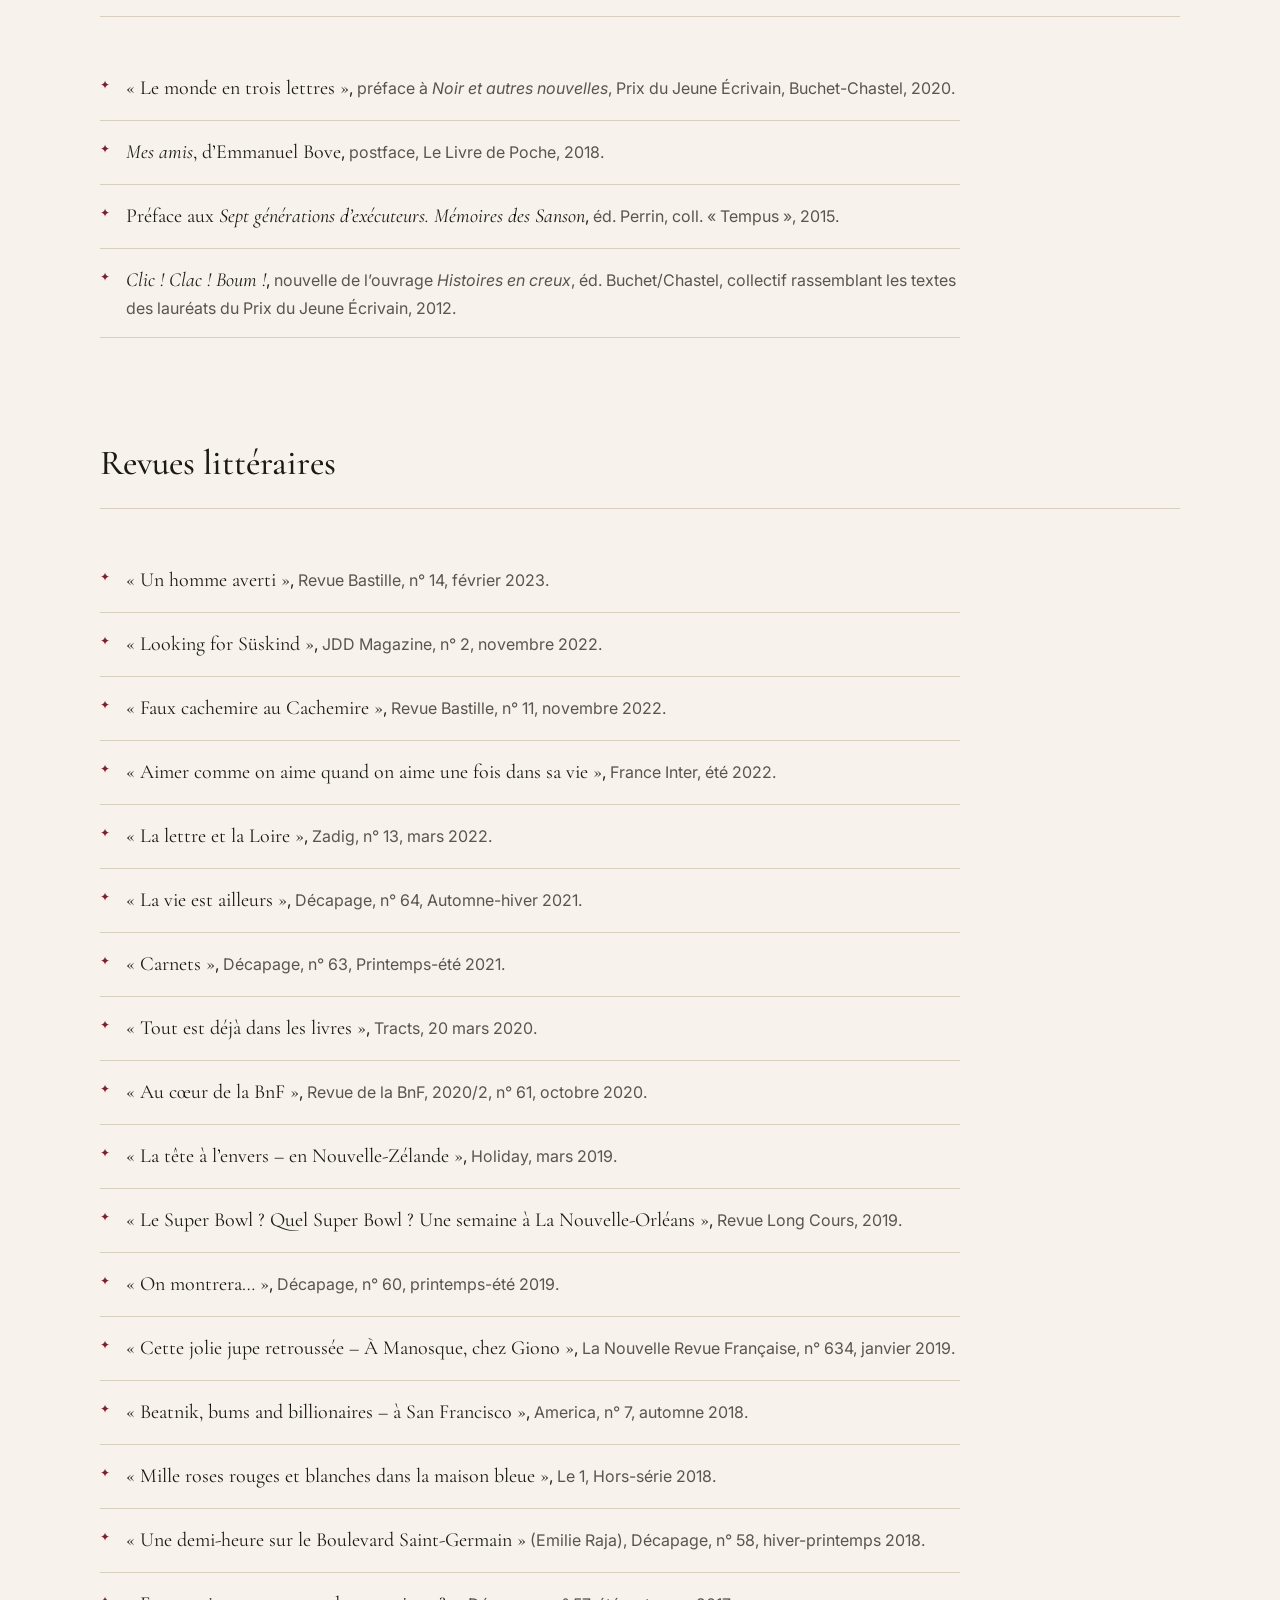
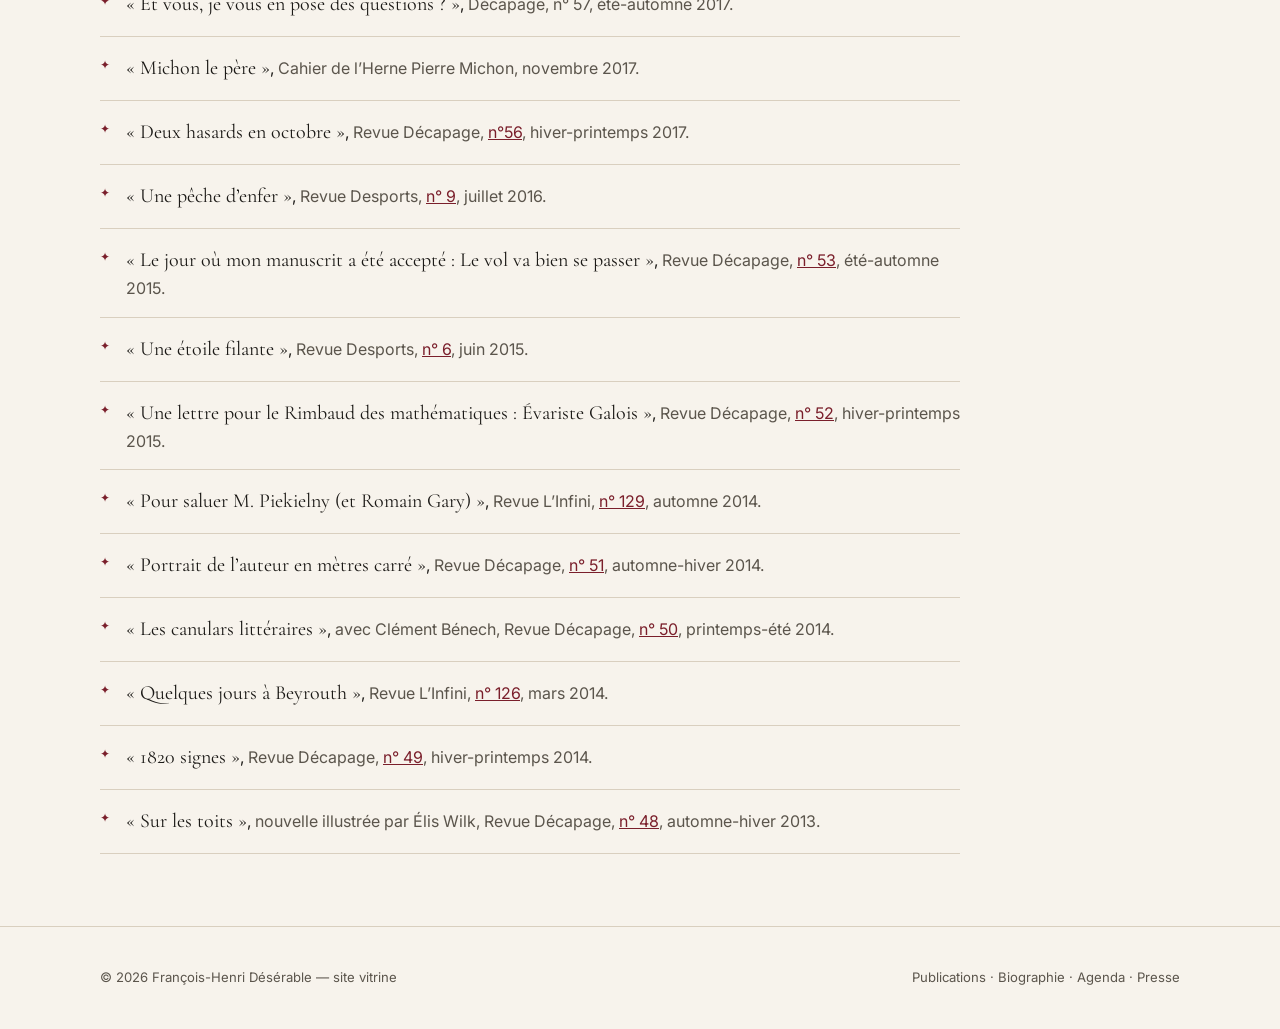
<file: v1/publications.html>
<!doctype html>
<html lang="fr">
<head>
<meta charset="utf-8">
<meta name="viewport" content="width=device-width, initial-scale=1">
<title>Publications — François-Henri Désérable</title>
<meta name="description" content="Les publications de François-Henri Désérable : livres, ouvrages collectifs et textes parus en revues.">
<link rel="preconnect" href="https://fonts.googleapis.com">
<link rel="preconnect" href="https://fonts.gstatic.com" crossorigin>
<link href="https://fonts.googleapis.com/css2?family=Cormorant+Garamond:ital,wght@0,400;0,500;0,600;1,400;1,500&family=Inter:wght@400;500;600&display=swap" rel="stylesheet">
<link rel="stylesheet" href="css/style.css">
</head>
<body>
<header class="entete">
  <div class="conteneur">
    <a class="logo" href="index.html">François-Henri <span>Désérable</span></a>
    <button class="burger" type="button" aria-label="Menu" aria-expanded="false">☰</button>
    <nav class="nav" aria-label="Navigation principale">
      <a href="index.html">Accueil</a>
      <a href="publications.html" aria-current="page">Publications</a>
      <a href="biographie.html">Biographie</a>
      <a href="agenda.html">Agenda</a>
      <a href="presse.html">Presse</a>
    </nav>
  </div>
</header>
<main class="conteneur">
  <div class="page-titre">
    <div class="surtitre">Œuvres</div>
    <h1>Publications</h1>
    <p>Livres, préfaces, nouvelles et textes parus en revues, de la Révolution française aux caves de Bourgogne, en passant par l'Iran et l'Amérique du Sud.</p>
    <nav class="sommaire" aria-label="Sections de la page">
      <a href="#livres">Livres</a>
      <a href="#collectifs">Ouvrages collectifs</a>
      <a href="#revues">Revues littéraires</a>
    </nav>
  </div>

  <section id="livres" class="bloc-publi">
    <div class="section-titre"><h2>Romans &amp; récits</h2><span class="compteur">Gallimard</span></div>
    <div id="catalogue"></div>
  </section>

  <section id="collectifs" class="bloc-publi">
    <div class="section-titre"><h2>Ouvrages collectifs</h2></div>
    <ul id="liste-collectifs" class="biblio"></ul>
  </section>

  <section id="revues" class="bloc-publi">
    <div class="section-titre"><h2>Revues littéraires</h2></div>
    <ul id="liste-revues" class="biblio"></ul>
  </section>
</main>
<footer class="pied">
  <div class="conteneur">
    <span>© <span id="annee"></span> François-Henri Désérable — site vitrine</span>
    <span><a href="publications.html">Publications</a> · <a href="biographie.html">Biographie</a> · <a href="agenda.html">Agenda</a> · <a href="presse.html">Presse</a></span>
  </div>
</footer>
<script src="js/data.js"></script>
<script src="js/main.js"></script>
</body>
</html>
</file>
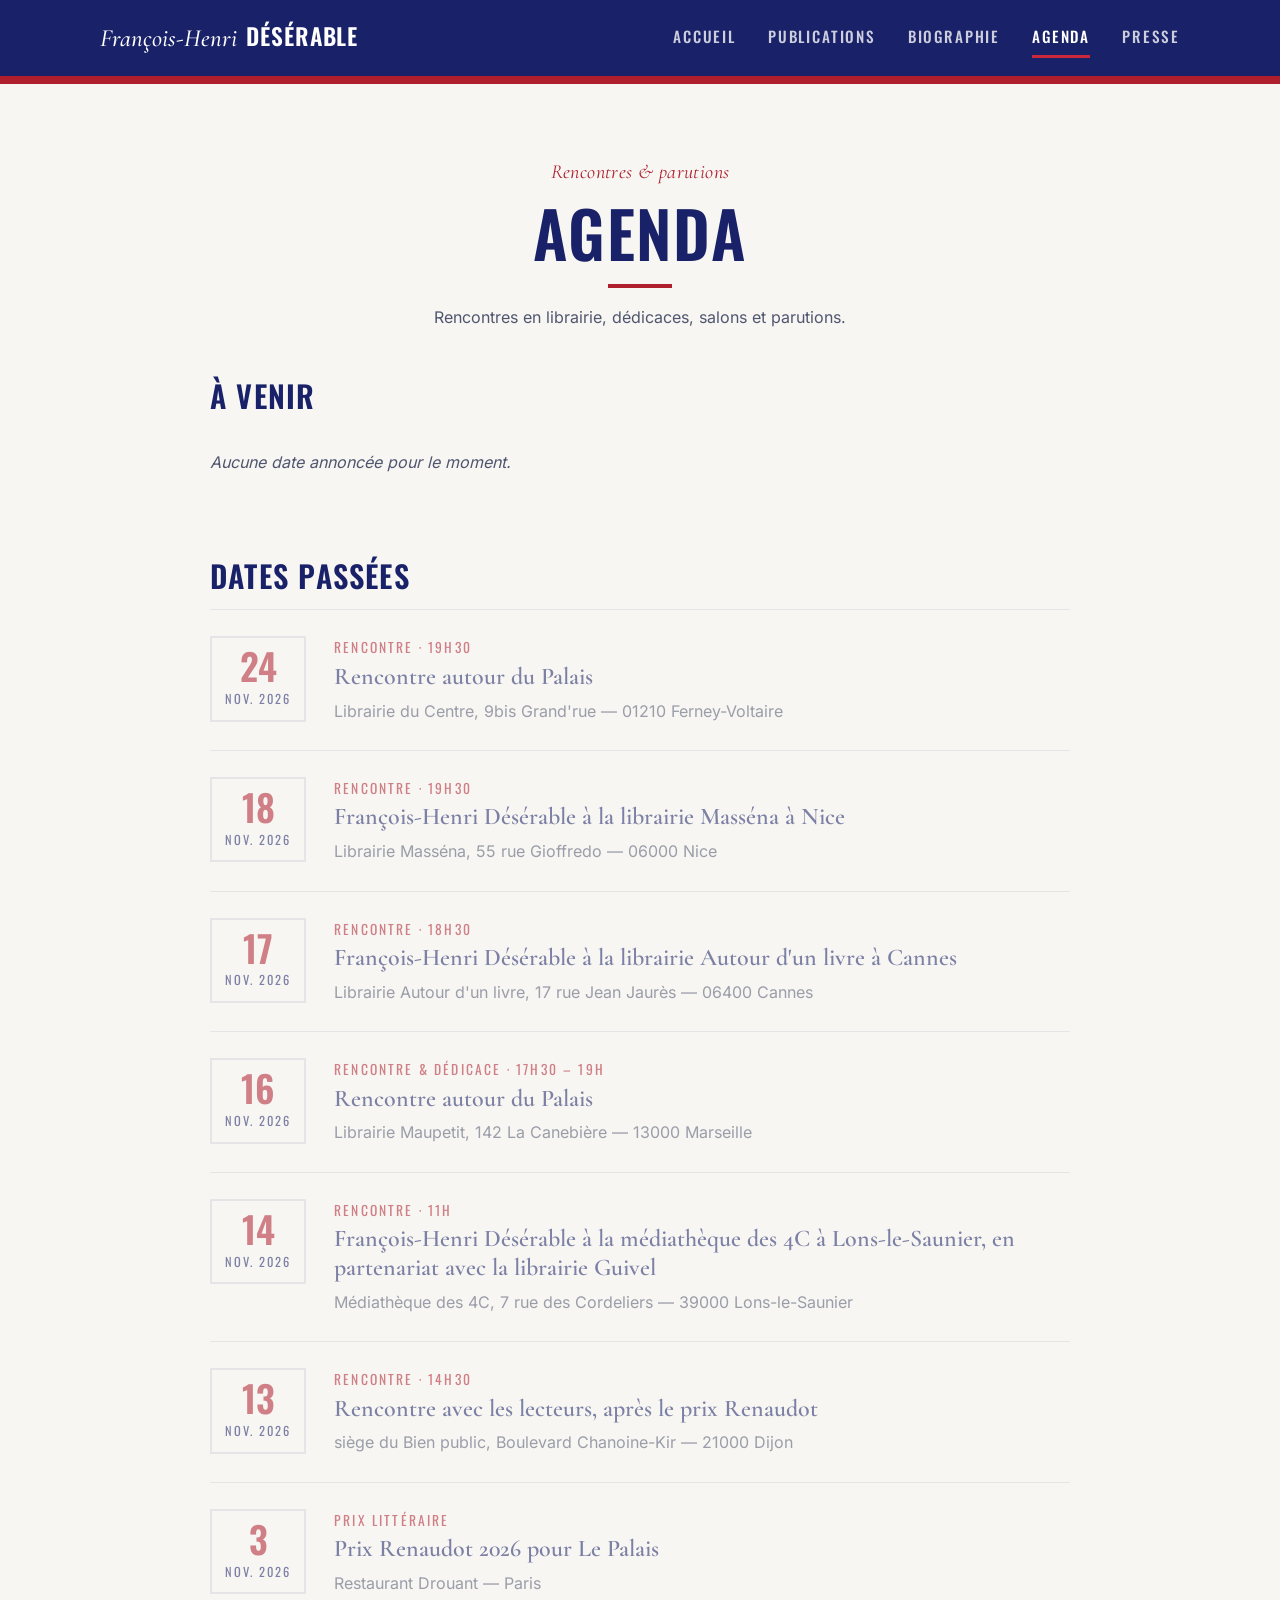
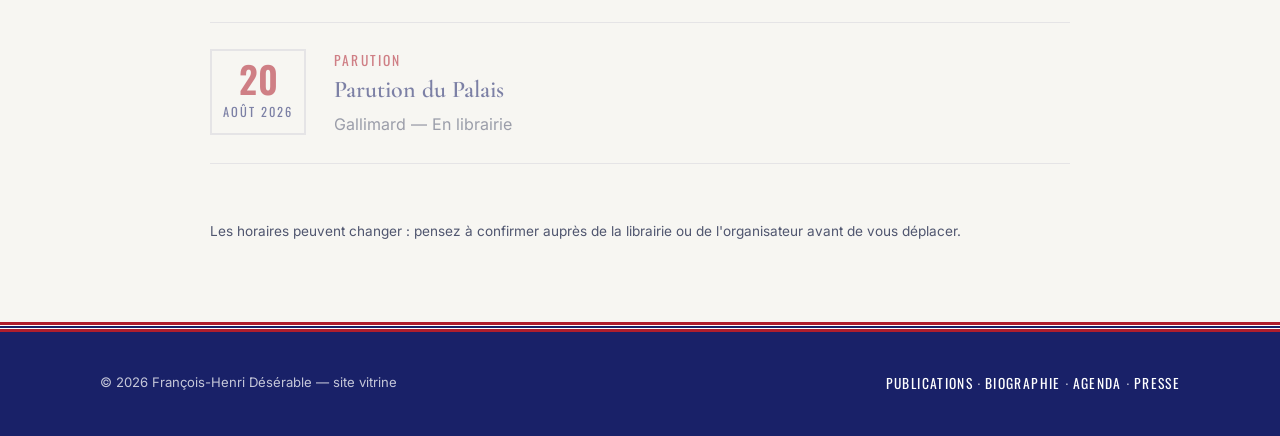
<file: v2/agenda.html>
<!doctype html>
<html lang="fr">
<head>
<meta charset="utf-8">
<meta name="viewport" content="width=device-width, initial-scale=1">
<title>Agenda — François-Henri Désérable</title>
<meta name="description" content="Prochaines rencontres, dédicaces et parutions de François-Henri Désérable.">
<link rel="stylesheet" href="css/fonts.css">
<link rel="stylesheet" href="css/style.css">
<link rel="stylesheet" href="css/canadiens.css">
</head>
<body>
<header class="entete">
  <div class="conteneur">
    <a class="logo" href="index.html"><em>François-Henri</em> <span>Désérable</span></a>
    <button class="burger" type="button" aria-label="Menu" aria-expanded="false">☰</button>
    <nav class="nav" aria-label="Navigation principale">
      <a href="index.html">Accueil</a>
      <a href="publications.html">Publications</a>
      <a href="biographie.html">Biographie</a>
      <a href="agenda.html" aria-current="page">Agenda</a>
      <a href="presse.html">Presse</a>
    </nav>
  </div>
</header>
<main class="conteneur">
  <div class="page-titre">
    <div class="surtitre">Rencontres &amp; parutions</div>
    <h1>Agenda</h1>
    <p>Rencontres en librairie, dédicaces, salons et parutions.</p>
  </div>
  <section class="agenda-bloc">
    <h2>À venir</h2>
    <ul id="agenda-a-venir" class="agenda-liste"></ul>
  </section>
  <section class="agenda-bloc">
    <h2>Dates passées</h2>
    <ul id="agenda-passes" class="agenda-liste"></ul>
  </section>
  <p class="agenda-note">Les horaires peuvent changer : pensez à confirmer auprès de la librairie ou de l'organisateur avant de vous déplacer.</p>
</main>
<footer class="pied">
  <div class="conteneur">
    <span>© <span id="annee"></span> François-Henri Désérable — site vitrine</span>
    <span><a href="publications.html">Publications</a> · <a href="biographie.html">Biographie</a> · <a href="agenda.html">Agenda</a> · <a href="presse.html">Presse</a></span>
  </div>
</footer>
<script src="js/data.js"></script>
<script src="js/main.js"></script>
</body>
</html>
</file>
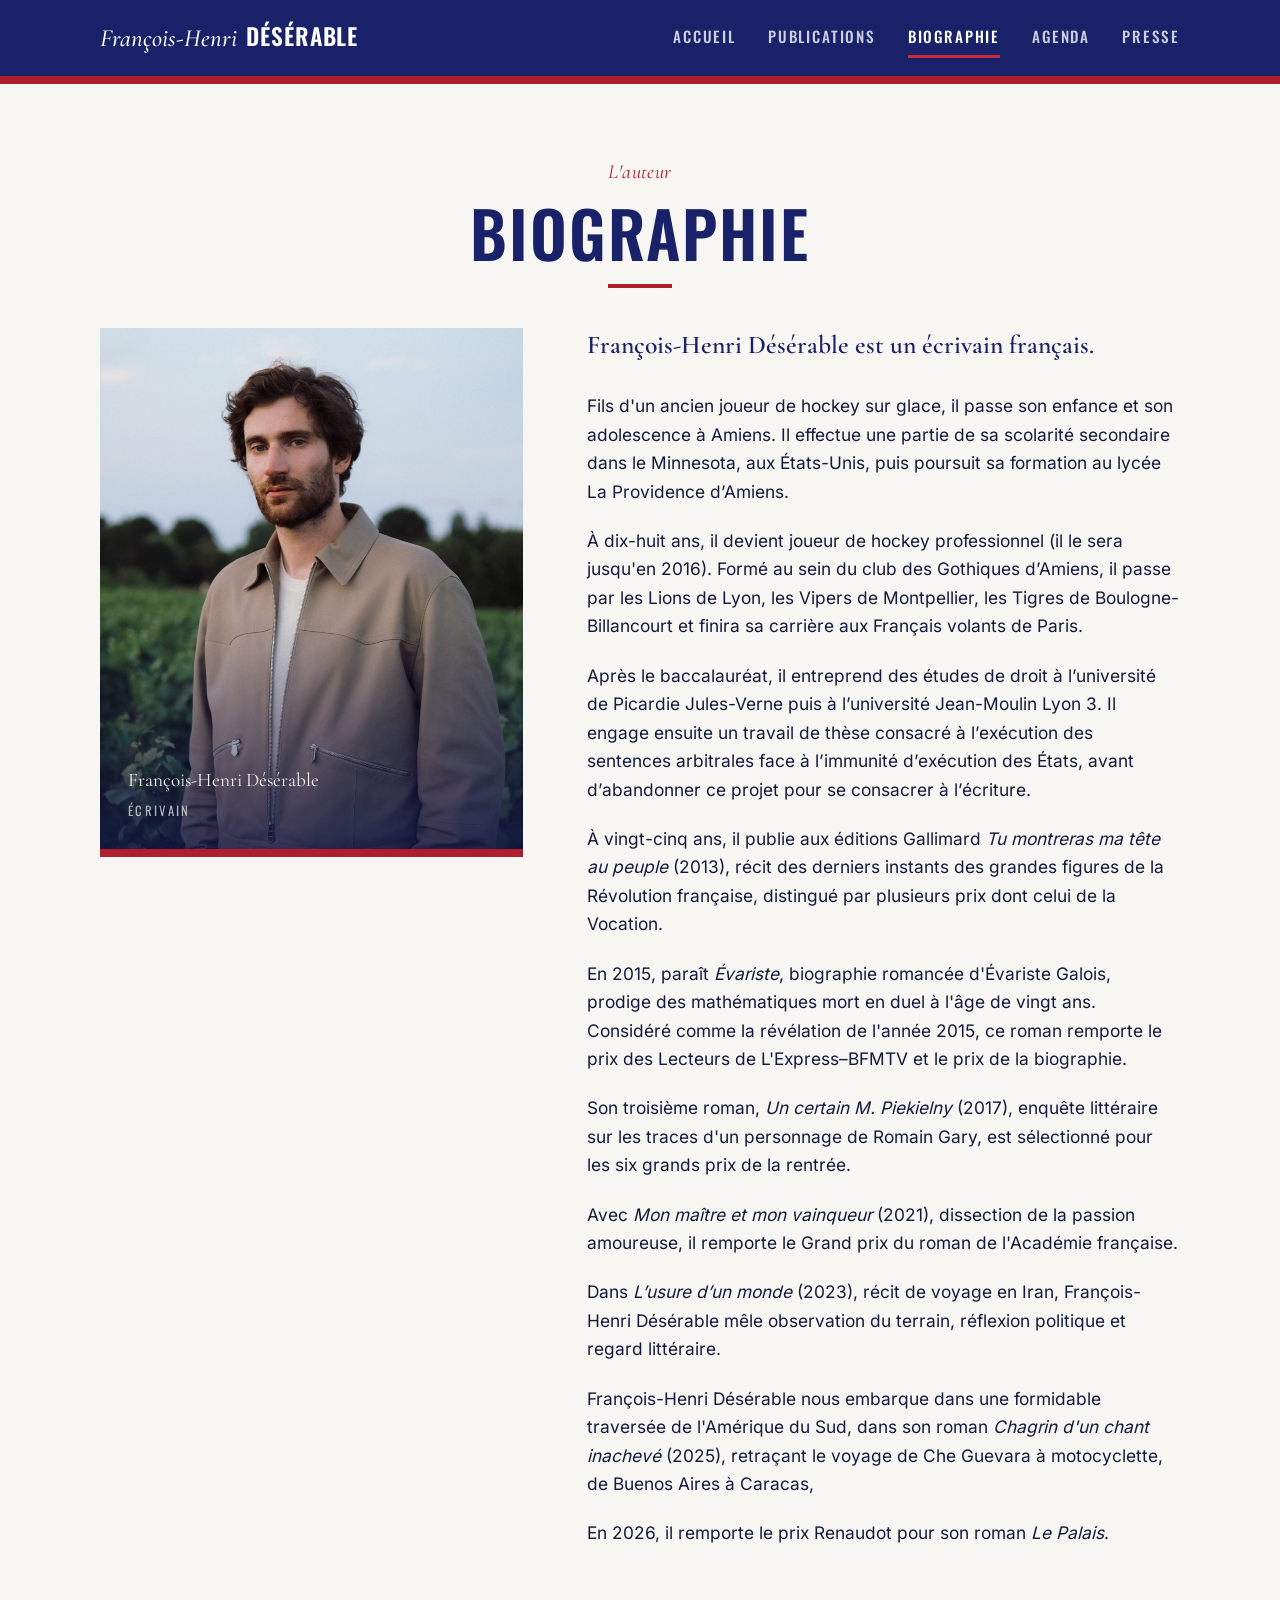
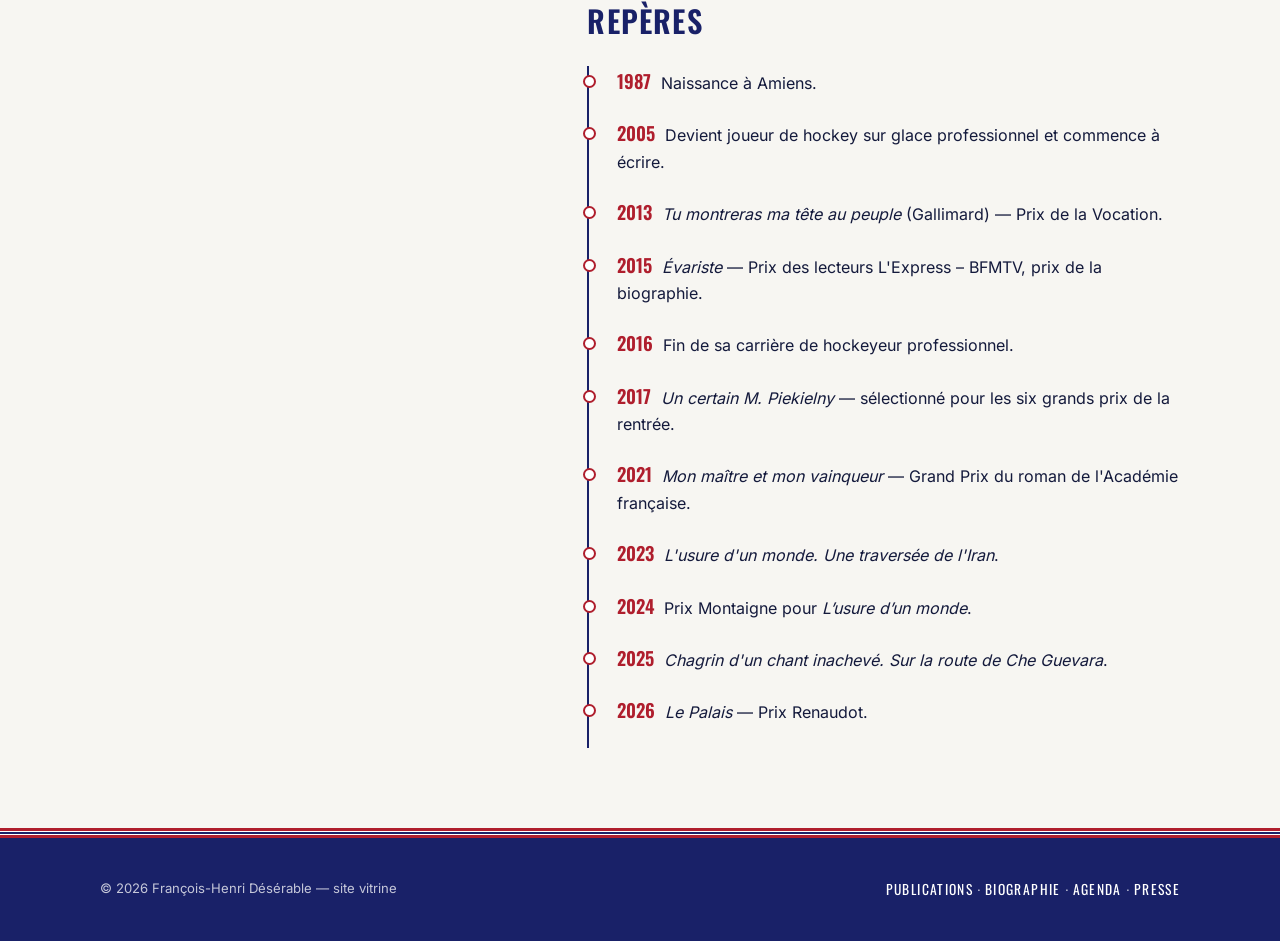
<file: v2/biographie.html>
<!doctype html>
<html lang="fr">
<head>
<meta charset="utf-8">
<meta name="viewport" content="width=device-width, initial-scale=1">
<title>Biographie — François-Henri Désérable</title>
<meta name="description" content="Biographie de François-Henri Désérable, écrivain et ancien hockeyeur professionnel.">
<link rel="stylesheet" href="css/fonts.css">
<link rel="stylesheet" href="css/style.css">
<link rel="stylesheet" href="css/canadiens.css">
</head>
<body>
<header class="entete">
  <div class="conteneur">
    <a class="logo" href="index.html"><em>François-Henri</em> <span>Désérable</span></a>
    <button class="burger" type="button" aria-label="Menu" aria-expanded="false">☰</button>
    <nav class="nav" aria-label="Navigation principale">
      <a href="index.html">Accueil</a>
      <a href="publications.html">Publications</a>
      <a href="biographie.html" aria-current="page">Biographie</a>
      <a href="agenda.html">Agenda</a>
      <a href="presse.html">Presse</a>
    </nav>
  </div>
</header>
<main class="conteneur">
  <div class="page-titre">
    <div class="surtitre">L'auteur</div>
    <h1>Biographie</h1>
  </div>
  <div class="bio section" style="padding-top:0">
    <figure class="portrait" style="margin:0">
      <img src="images/portrait.jpg" alt="Portrait de François-Henri Désérable dans les vignes">
      <figcaption class="portrait-legende">François-Henri Désérable<small>Écrivain</small></figcaption>
    </figure>
    <div class="bio-texte">
      <p class="chapeau">François-Henri Désérable est un écrivain français.</p>
      <p>Fils d'un ancien joueur de hockey sur glace, il passe son enfance et son adolescence à Amiens. Il effectue une partie de sa scolarité secondaire dans le Minnesota, aux États-Unis, puis poursuit sa formation au lycée La Providence d’Amiens.</p>
      <p>À dix-huit ans, il devient joueur de hockey professionnel (il le sera jusqu'en 2016). Formé au sein du club des Gothiques d’Amiens, il passe par les Lions de Lyon, les Vipers de Montpellier, les Tigres de Boulogne-Billancourt et finira sa carrière aux Français volants de Paris. </p>
      <p>Après le baccalauréat, il entreprend des études de droit à l’université de Picardie Jules-Verne puis à l’université Jean-Moulin Lyon 3. Il engage ensuite un travail de thèse consacré à l’exécution des sentences arbitrales face à l’immunité d’exécution des États, avant d’abandonner ce projet pour se consacrer à l’écriture.</p>
      <p>À vingt-cinq ans, il publie aux éditions Gallimard <em>Tu montreras ma tête au peuple</em> (2013), récit des derniers instants des grandes figures de la Révolution française, distingué par plusieurs prix dont celui de la Vocation.</p>
      <p>En 2015, paraît <em>Évariste</em>, biographie romancée d'Évariste Galois, prodige des mathématiques mort en duel à l'âge de vingt ans. Considéré comme la révélation de l'année 2015, ce roman remporte le prix des Lecteurs de L'Express–BFMTV et le prix de la biographie.</p>
      <p>Son troisième roman, <em>Un certain M. Piekielny</em> (2017), enquête littéraire sur les traces d'un personnage de Romain Gary, est sélectionné pour les six grands prix de la rentrée.</p>
      <p>Avec <em>Mon maître et mon vainqueur</em> (2021), dissection de la passion amoureuse, il remporte le Grand prix du roman de l'Académie française.</p>
      <p>Dans <em>L’usure d’un monde</em> (2023), récit de voyage en Iran, François-Henri Désérable mêle observation du terrain, réflexion politique et regard littéraire.</p>
      <p>François-Henri Désérable nous embarque dans une formidable traversée de l'Amérique du Sud, dans son roman <em>Chagrin d'un chant inachevé</em> (2025), retraçant le voyage de Che Guevara à motocyclette, de Buenos Aires à Caracas,  
      <p>En 2026, il remporte le prix Renaudot pour son roman <em>Le Palais</em>.</p>

      <h2>Repères</h2>
      <ul class="chrono">
        <li><span class="an">1987</span>Naissance à Amiens.</li>
        <li><span class="an">2005</span>Devient joueur de hockey sur glace professionnel et commence à écrire.</li>
        <li><span class="an">2013</span><em>Tu montreras ma tête au peuple</em> (Gallimard) — Prix de la Vocation.</li>
        <li><span class="an">2015</span><em>Évariste</em> — Prix des lecteurs L'Express – BFMTV, prix de la biographie.</li>
        <li><span class="an">2016</span>Fin de sa carrière de hockeyeur professionnel.</li>
        <li><span class="an">2017</span><em>Un certain M. Piekielny</em> — sélectionné pour les six grands prix de la rentrée.</li>
        <li><span class="an">2021</span><em>Mon maître et mon vainqueur</em> — Grand Prix du roman de l'Académie française.</li>
        <li><span class="an">2023</span><em>L'usure d'un monde. Une traversée de l'Iran</em>.</li>
        <li><span class="an">2024</span>Prix Montaigne pour <em>L’usure d’un monde</em>.</li>
        <li><span class="an">2025</span><em>Chagrin d'un chant inachevé. Sur la route de Che Guevara</em>.</li>
        <li><span class="an">2026</span><em>Le Palais</em> — Prix Renaudot.</li>
      </ul>
    </div>
  </div>
</main>
<footer class="pied">
  <div class="conteneur">
    <span>© <span id="annee"></span> François-Henri Désérable — site vitrine</span>
    <span><a href="publications.html">Publications</a> · <a href="biographie.html">Biographie</a> · <a href="agenda.html">Agenda</a> · <a href="presse.html">Presse</a></span>
  </div>
</footer>
<script src="js/data.js"></script>
<script src="js/main.js"></script>
</body>
</html>
</file>
<file: v1/css/style.css>
:root {
  --papier: #f7f3ec;
  --papier-2: #efe8dc;
  --encre: #1c1a17;
  --encre-douce: #5b554c;
  --filet: #d9cfbf;
  --accent: #7a1f2b;
  --blanc: #fffdf9;
  --serif: "Cormorant Garamond", "EB Garamond", Georgia, serif;
  --sans: "Inter", system-ui, -apple-system, "Segoe UI", sans-serif;
  --largeur: 1120px;
}

* { box-sizing: border-box; }
html { scroll-behavior: smooth; }
body {
  margin: 0;
  background: var(--papier);
  color: var(--encre);
  font-family: var(--sans);
  font-size: 16px;
  line-height: 1.65;
  -webkit-font-smoothing: antialiased;
}
img { max-width: 100%; display: block; }
a { color: inherit; }
.conteneur { max-width: var(--largeur); margin: 0 auto; padding: 0 20px; }

/* ---------- En-tête ---------- */
.entete {
  border-bottom: 1px solid var(--filet);
  background: var(--papier);
  position: sticky; top: 0; z-index: 20;
}
.entete .conteneur {
  display: flex; align-items: center; justify-content: space-between;
  gap: 16px; min-height: 76px;
}
.logo {
  font-family: var(--serif); font-size: 1.6rem; font-weight: 600;
  letter-spacing: .01em; text-decoration: none;
}
.logo span { color: var(--accent); }
.nav { display: flex; gap: 32px; }
.nav a {
  text-decoration: none; font-size: .78rem; letter-spacing: .18em;
  text-transform: uppercase; color: var(--encre-douce);
  padding: 6px 0; border-bottom: 1px solid transparent;
  transition: color .2s, border-color .2s;
}
.nav a:hover, .nav a[aria-current="page"] { color: var(--encre); border-color: var(--accent); }
.burger { display: none; background: none; border: 0; font-size: 1.5rem; cursor: pointer; color: var(--encre); }

/* ---------- Carrousel ---------- */
.carrousel { position: relative; overflow: hidden; background: var(--encre); color: var(--blanc); }
.carrousel-piste { display: flex; transition: transform .8s cubic-bezier(.65,0,.35,1); }
.slide {
  min-width: 100%; position: relative; min-height: 460px;
  display: flex; align-items: flex-end;
}
.slide-fond { position: absolute; inset: 0; background-size: cover; background-position: center; }
.slide-fond::after {
  content: ""; position: absolute; inset: 0;
  background: linear-gradient(90deg, rgba(0,0,0,.55) 0%, rgba(0,0,0,.15) 70%, rgba(0,0,0,0) 100%);
}
.theme-bordeaux { background: radial-gradient(circle at 80% 30%, #9c3443 0, #5a1520 45%, #2a0a0f 100%); }
.theme-nuit     { background: radial-gradient(circle at 75% 35%, #3f6a86 0, #1f3a4d 45%, #0c1820 100%); }
.theme-terre    { background: radial-gradient(circle at 78% 30%, #c0693f 0, #8a3b1f 45%, #2e140a 100%); }
.theme-sable    { background: radial-gradient(circle at 78% 30%, #b49a6a 0, #6e5a3a 50%, #2a2216 100%); }
/* motif décoratif : grand titre en filigrane */
.slide-filigrane {
  position: absolute; right: -2%; top: 50%; transform: translateY(-50%);
  font-family: var(--serif); font-style: italic; font-size: clamp(6rem, 18vw, 15rem);
  line-height: .85; color: rgba(255,255,255,.07); white-space: nowrap; pointer-events: none;
}
.slide-contenu { position: relative; z-index: 1; padding: 64px 0 80px; max-width: 620px; }
.slide-kicker {
  font-size: .72rem; letter-spacing: .22em; text-transform: uppercase; opacity: .85;
}
.slide-kicker::before { content: ""; display: inline-block; width: 28px; height: 1px; background: currentColor; vertical-align: middle; margin-right: 12px; }
.slide h2 {
  font-family: var(--serif); font-weight: 500; font-size: clamp(2.2rem, 5vw, 3.6rem);
  line-height: 1.05; margin: 14px 0 16px;
}
.slide p { font-size: 1.05rem; opacity: .9; margin: 0 0 26px; }
.bouton {
  display: inline-block; padding: 11px 22px; border: 1px solid currentColor;
  text-decoration: none; font-size: .75rem; letter-spacing: .18em; text-transform: uppercase;
  transition: background .2s, color .2s;
}
.carrousel .bouton:hover { background: var(--blanc); color: var(--encre); }
.carrousel-fleche {
  position: absolute; top: 50%; transform: translateY(-50%); z-index: 2;
  width: 46px; height: 46px; border-radius: 50%;
  border: 1px solid rgba(255,255,255,.4); background: rgba(0,0,0,.15); color: #fff;
  font-size: 1.2rem; cursor: pointer; transition: background .2s;
}
.carrousel-fleche:hover { background: rgba(255,255,255,.15); }
.carrousel-fleche.prec { left: 20px; }
.carrousel-fleche.suiv { right: 20px; }
.carrousel-points { position: absolute; bottom: 26px; left: 0; right: 0; display: flex; justify-content: center; gap: 10px; z-index: 2; }
.carrousel-points button {
  width: 28px; height: 3px; border: 0; padding: 0; cursor: pointer;
  background: rgba(255,255,255,.35); transition: background .3s, width .3s;
}
.carrousel-points button[aria-current="true"] { background: #fff; width: 48px; }

/* ---------- Sections ---------- */
.section { padding: 80px 0; }
.section-titre { display: flex; align-items: baseline; justify-content: space-between; gap: 16px; margin-bottom: 40px; border-bottom: 1px solid var(--filet); padding-bottom: 16px; }
.section-titre h2, .page-titre h1 { font-family: var(--serif); font-weight: 500; margin: 0; }
.section-titre h2 { font-size: 2.2rem; }
.lien-discret { font-size: .75rem; letter-spacing: .18em; text-transform: uppercase; text-decoration: none; color: var(--accent); white-space: nowrap; }
.lien-discret:hover { text-decoration: underline; }

.page-titre { padding: 72px 0 40px; text-align: center; }
.page-titre .surtitre { font-size: .72rem; letter-spacing: .24em; text-transform: uppercase; color: var(--accent); }
.page-titre h1 { font-size: clamp(2.6rem, 6vw, 4rem); line-height: 1.05; margin-top: 10px; }
.page-titre p { max-width: 560px; margin: 16px auto 0; color: var(--encre-douce); }

/* ---------- Couvertures ---------- */
.couverture {
  aspect-ratio: 2 / 3; position: relative; background: var(--blanc);
  border: 1px solid var(--filet);
  box-shadow: 0 1px 2px rgba(0,0,0,.06), 0 12px 28px -12px rgba(40,25,10,.35);
  display: flex; flex-direction: column; justify-content: space-between;
  padding: 11% 10%; text-align: center; overflow: hidden;
  transition: transform .35s ease, box-shadow .35s ease;
}
.couverture::before { content: ""; position: absolute; inset: 5%; border: 1.5px solid var(--c, var(--accent)); pointer-events: none; }
.couverture img { position: absolute; inset: 0; width: 100%; height: 100%; object-fit: cover; }
.couv-auteur { font-family: var(--serif); font-size: .95rem; letter-spacing: .04em; }
.couv-titre { font-family: var(--serif); font-weight: 600; font-size: 1.45rem; line-height: 1.1; color: var(--c, var(--accent)); }
.couv-sous { font-family: var(--serif); font-style: italic; font-size: .9rem; margin-top: 8px; color: var(--encre-douce); }
.couv-genre { font-family: var(--serif); font-style: italic; font-size: .85rem; color: var(--encre-douce); }
.couv-editeur { font-family: var(--serif); font-size: .78rem; letter-spacing: .3em; text-transform: uppercase; }

/* ---------- Grille derniers livres ---------- */
.grille-livres { display: grid; grid-template-columns: repeat(4, 1fr); gap: 40px 32px; }
.carte-livre { text-decoration: none; }
.carte-livre:hover .couverture { transform: translateY(-6px); box-shadow: 0 1px 2px rgba(0,0,0,.06), 0 22px 36px -14px rgba(40,25,10,.45); }
.carte-livre h3 { font-family: var(--serif); font-weight: 600; font-size: 1.3rem; margin: 20px 0 2px; line-height: 1.2; }
.carte-livre .meta { font-size: .82rem; color: var(--encre-douce); }
.badge { display: inline-block; margin-top: 8px; font-size: .7rem; letter-spacing: .08em; color: var(--accent); }

/* ---------- Bandeau citation ---------- */
.bandeau { background: var(--papier-2); border-top: 1px solid var(--filet); border-bottom: 1px solid var(--filet); text-align: center; padding: 72px 20px; }
.bandeau blockquote { font-family: var(--serif); font-style: italic; font-size: clamp(1.4rem, 3vw, 2rem); max-width: 760px; margin: 0 auto; line-height: 1.35; }
.bandeau cite { display: block; margin-top: 18px; font-style: normal; font-size: .75rem; letter-spacing: .2em; text-transform: uppercase; color: var(--encre-douce); }

/* ---------- Page Romans ---------- */
.filtres { display: flex; justify-content: center; flex-wrap: wrap; gap: 8px; margin-bottom: 56px; }
.filtres button {
  font: inherit; font-size: .75rem; letter-spacing: .14em; text-transform: uppercase;
  background: none; border: 1px solid var(--filet); color: var(--encre-douce);
  padding: 8px 16px; cursor: pointer; transition: all .2s;
}
.filtres button[aria-pressed="true"], .filtres button:hover { border-color: var(--encre); color: var(--encre); }
.livre-detail {
  display: grid; grid-template-columns: 260px 1fr; gap: 56px; align-items: start;
  padding: 56px 0; border-top: 1px solid var(--filet); scroll-margin-top: 90px;
}
.livre-detail:first-child { border-top: 0; padding-top: 0; }
.livre-detail .annee { font-family: var(--serif); font-size: 1rem; color: var(--accent); letter-spacing: .1em; }
.livre-detail h2 { font-family: var(--serif); font-weight: 500; font-size: clamp(2rem, 4vw, 2.8rem); line-height: 1.05; margin: 6px 0 4px; }
.livre-detail .sous-titre { font-family: var(--serif); font-style: italic; font-size: 1.25rem; color: var(--encre-douce); margin: 0 0 12px; }
.livre-detail .infos { font-size: .8rem; letter-spacing: .12em; text-transform: uppercase; color: var(--encre-douce); margin-bottom: 20px; }
.livre-detail .resume { font-size: 1.05rem; max-width: 640px; }
.prix-liste { list-style: none; padding: 0; margin: 22px 0 0; }
.prix-liste li { font-family: var(--serif); font-size: 1.1rem; padding-left: 26px; position: relative; margin-bottom: 4px; }
.prix-liste li::before { content: "✦"; position: absolute; left: 0; color: var(--accent); font-size: .85rem; top: 3px; }

/* ---------- Biographie ---------- */
.bio { display: grid; grid-template-columns: 1fr 1.4fr; gap: 64px; align-items: start; }
.portrait {
  aspect-ratio: 4 / 5; background: var(--encre); color: var(--papier);
  display: flex; align-items: flex-end; padding: 28px; position: sticky; top: 110px;
  background: linear-gradient(160deg, #3a3530 0%, #1c1a17 100%); overflow: hidden;
}
.portrait img { position: absolute; inset: 0; width: 100%; height: 100%; object-fit: cover; }
.portrait-initiales { position: absolute; top: 18px; right: 24px; font-family: var(--serif); font-style: italic; font-size: 9rem; line-height: 1; color: rgba(255,255,255,.08); }
.portrait-legende { position: relative; font-family: var(--serif); font-size: 1.2rem; }
.portrait-legende small { display: block; font-family: var(--sans); font-size: .72rem; letter-spacing: .18em; text-transform: uppercase; opacity: .7; margin-top: 4px; }
.bio-texte p { font-size: 1.08rem; margin: 0 0 1.2em; }
.bio-texte p:first-of-type::first-letter { font-family: var(--serif); float: left; font-size: 4.4rem; line-height: .8; padding: 8px 10px 0 0; color: var(--accent); }
.bio-texte h2 { font-family: var(--serif); font-weight: 500; font-size: 1.9rem; margin: 48px 0 20px; }
.chrono { list-style: none; margin: 0; padding: 0; border-left: 1px solid var(--filet); }
.chrono li { position: relative; padding: 0 0 22px 28px; }
.chrono li::before { content: ""; position: absolute; left: -5px; top: 9px; width: 9px; height: 9px; border-radius: 50%; background: var(--papier); border: 1.5px solid var(--accent); }
.chrono .an { font-family: var(--serif); font-size: 1.2rem; font-weight: 600; color: var(--accent); margin-right: 10px; }

/* ---------- Presse ---------- */
.presse-liste { list-style: none; margin: 0 auto; padding: 0; max-width: 860px; }
.article { display: grid; grid-template-columns: 170px 1fr; gap: 28px; padding: 30px 0; border-top: 1px solid var(--filet); }
.article:last-child { border-bottom: 1px solid var(--filet); }
.article .media { font-size: .74rem; letter-spacing: .14em; text-transform: uppercase; font-weight: 600; }
.article .date { font-size: .82rem; color: var(--encre-douce); margin-top: 4px; }
.article h2 { font-family: var(--serif); font-weight: 500; font-size: 1.55rem; line-height: 1.2; margin: 0 0 8px; }
.article h2 a { text-decoration: none; background-image: linear-gradient(var(--accent), var(--accent)); background-size: 0 1px; background-repeat: no-repeat; background-position: 0 100%; transition: background-size .3s; }
.article h2 a:hover { background-size: 100% 1px; }
.article p { margin: 0 0 10px; color: var(--encre-douce); }
.article .livre-lie { font-family: var(--serif); font-style: italic; font-size: .98rem; color: var(--accent); }
.article .lire { font-size: .72rem; letter-spacing: .16em; text-transform: uppercase; color: var(--accent); text-decoration: none; margin-left: 12px; }

/* ---------- Pied de page ---------- */
.pied { border-top: 1px solid var(--filet); padding: 40px 0; font-size: .82rem; color: var(--encre-douce); }
.pied .conteneur { display: flex; justify-content: space-between; flex-wrap: wrap; gap: 12px; }
.pied a { text-decoration: none; }
.pied a:hover { color: var(--accent); }

/* ---------- Responsive ---------- */
@media (max-width: 960px) {
  .grille-livres { grid-template-columns: repeat(3, 1fr); }
  .bio { grid-template-columns: 1fr; gap: 40px; }
  .portrait { position: relative; top: 0; max-width: 420px; }
}
@media (max-width: 720px) {
  .burger { display: block; }
  .nav { display: none; position: absolute; top: 76px; left: 0; right: 0; flex-direction: column; gap: 0; background: var(--papier); border-bottom: 1px solid var(--filet); padding: 8px 20px 16px; }
  .nav.ouvert { display: flex; }
  .nav a { padding: 12px 0; }
  .grille-livres { grid-template-columns: repeat(2, 1fr); gap: 32px 20px; }
  .couv-titre { font-size: 1.1rem; }
  .livre-detail { grid-template-columns: 1fr; gap: 28px; }
  .livre-detail .couverture { max-width: 220px; }
  .slide { min-height: 420px; }
  .carrousel-fleche { display: none; }
  .section { padding: 56px 0; }
  .article { grid-template-columns: 1fr; gap: 8px; }
}
@media (prefers-reduced-motion: reduce) {
  .carrousel-piste, .couverture { transition: none; }
}

/* Couverture avec image réelle */
.couverture.avec-image { padding: 0; background: var(--papier-2); }
.couverture.avec-image::before { content: none; }
.theme-vin { background: radial-gradient(circle at 78% 30%, #8e2c52 0, #5c1a33 45%, #1f0710 100%); }

/* ---------- Agenda ---------- */
.agenda-bloc { max-width: 860px; margin: 0 auto 56px; }
.agenda-bloc h2 { font-family: var(--serif); font-weight: 500; font-size: 1.9rem; margin: 0 0 8px; }
.agenda-liste { list-style: none; margin: 0; padding: 0; }
.evenement { display: grid; grid-template-columns: 96px 1fr; gap: 28px; padding: 26px 0; border-top: 1px solid var(--filet); align-items: start; }
.evenement:last-child { border-bottom: 1px solid var(--filet); }
.ev-date { text-align: center; border: 1px solid var(--filet); background: var(--blanc); padding: 10px 6px; }
.ev-jour { font-family: var(--serif); font-size: 2.3rem; line-height: 1; font-weight: 600; color: var(--accent); }
.ev-mois { font-size: .7rem; letter-spacing: .16em; text-transform: uppercase; margin-top: 4px; }
.ev-type { font-size: .72rem; letter-spacing: .16em; text-transform: uppercase; color: var(--accent); }
.evenement h3 { font-family: var(--serif); font-weight: 500; font-size: 1.5rem; line-height: 1.2; margin: 4px 0 6px; }
.ev-lieu { color: var(--encre-douce); }
.evenement.passe { opacity: .55; }
.evenement.passe .ev-date { background: transparent; }
.agenda-vide { color: var(--encre-douce); font-style: italic; padding: 20px 0; }
.agenda-note { max-width: 860px; margin: 0 auto 80px; font-size: .85rem; color: var(--encre-douce); }
@media (max-width: 720px) {
  .nav { gap: 0; }
  .evenement { grid-template-columns: 72px 1fr; gap: 18px; }
  .ev-jour { font-size: 1.8rem; }
}
.section-titre + .agenda-liste .evenement:first-child { border-top: 0; padding-top: 0; }
.evenement h3 a { text-decoration: none; background-image: linear-gradient(var(--accent), var(--accent)); background-size: 0 1px; background-repeat: no-repeat; background-position: 0 100%; transition: background-size .3s; }
.evenement h3 a:hover { background-size: 100% 1px; }

/* Carrousel : visuel à droite */
.slide .conteneur.avec-visuel { display: flex; align-items: center; justify-content: space-between; gap: 48px; width: 100%; }
.slide-visuel { position: relative; z-index: 1; height: 360px; width: auto; box-shadow: 0 24px 48px -16px rgba(0,0,0,.6); flex-shrink: 0; }
.livre-detail .resume p { margin: 0 0 .9em; }
@media (max-width: 720px) {
  .slide-visuel { display: none; }
}

/* Biographie : photo et chapeau */
.portrait::after { content: ""; position: absolute; inset: 0; background: linear-gradient(to top, rgba(0,0,0,.55) 0%, rgba(0,0,0,0) 40%); }
.portrait-legende { z-index: 1; }
.bio-texte p.chapeau { font-family: var(--serif); font-size: 1.6rem; line-height: 1.3; }
.bio-texte p.chapeau::first-letter { float: none; font-size: inherit; padding: 0; color: inherit; }

/* ---------- Publications ---------- */
.sommaire { display: flex; justify-content: center; flex-wrap: wrap; gap: 8px 28px; margin-top: 24px; }
.sommaire a { font-size: .75rem; letter-spacing: .16em; text-transform: uppercase; text-decoration: none; color: var(--accent); }
.sommaire a:hover { text-decoration: underline; }
.bloc-publi { padding: 24px 0 72px; scroll-margin-top: 90px; }
.compteur { font-size: .75rem; letter-spacing: .16em; text-transform: uppercase; color: var(--encre-douce); }
.bloc-publi .filtres { justify-content: flex-start; margin-bottom: 40px; }
.biblio { list-style: none; margin: 0; padding: 0; max-width: 860px; }
.biblio li { padding: 16px 0 16px 26px; border-bottom: 1px solid var(--filet); position: relative; line-height: 1.55; }
.biblio li::before { content: "✦"; position: absolute; left: 0; top: 19px; color: var(--accent); font-size: .75rem; }
.biblio-titre { font-family: var(--serif); font-size: 1.25rem; color: var(--encre); }
.biblio-details { color: var(--encre-douce); }
.biblio a { color: var(--accent); }

/* ---------- Accueil : cartes livres en colonnes ---------- */
.grille-livres { grid-template-columns: repeat(4, 1fr); gap: 28px; align-items: stretch; }
.grille-livres .carte-livre { display: flex; }
.carte-lien {
  display: flex; flex-direction: column; width: 100%; text-decoration: none;
  background: var(--blanc); border: 1px solid var(--filet);
  box-shadow: 0 1px 2px rgba(0,0,0,.04), 0 10px 24px -14px rgba(40,25,10,.3);
  transition: transform .3s ease, box-shadow .3s ease;
}
.carte-lien:hover { transform: translateY(-4px); box-shadow: 0 1px 2px rgba(0,0,0,.05), 0 22px 36px -16px rgba(40,25,10,.4); }
.carte-couv { background: var(--papier-2); padding: 24px 28px; border-bottom: 1px solid var(--filet); }
.carte-couv .couverture { box-shadow: 0 10px 22px -10px rgba(40,25,10,.45); }
.carte-lien:hover .couverture { transform: none; }
.carte-corps { padding: 20px 22px 22px; display: flex; flex-direction: column; flex: 1; }
.carte-corps .meta { font-size: .72rem; letter-spacing: .14em; text-transform: uppercase; color: var(--encre-douce); }
.grille-livres .carte-livre h3 { margin: 6px 0 4px; font-size: 1.35rem; }
.carte-corps .badge { margin-top: 2px; }
.carte-extrait { font-size: .9rem; color: var(--encre-douce); line-height: 1.55; margin: 12px 0 18px; }
.carte-plus { margin-top: auto; font-size: .72rem; letter-spacing: .16em; text-transform: uppercase; color: var(--accent); }
@media (max-width: 960px) { .grille-livres { grid-template-columns: repeat(2, 1fr); } }
@media (max-width: 560px) {
  .grille-livres { grid-template-columns: 1fr; }
  .carte-couv { padding: 24px 25%; }
}
@media (max-width: 560px) {
  .section-titre { flex-direction: column; align-items: flex-start; gap: 6px; }
  .section-titre h2 { font-size: 1.9rem; }
}

/* ---------- Accueil : livres sur une seule colonne ---------- */
.colonne-livres { display: flex; flex-direction: column; align-items: center; gap: 56px; }
.colonne-livres .carte-livre { width: 100%; max-width: 260px; text-align: center; text-decoration: none; }
.colonne-livres .carte-livre h3 { margin: 22px 0 4px; font-size: 1.5rem; }
.colonne-livres .meta { font-size: .78rem; letter-spacing: .12em; text-transform: uppercase; color: var(--encre-douce); }

/* ---------- Carrousel v2 : fond illustré + vignette ---------- */
.slide { min-height: 500px; }
.slide-fond.flou { filter: blur(22px) saturate(1.1) brightness(.7); transform: scale(1.25); }
.slide-fond::after { background: linear-gradient(90deg, rgba(12,8,6,.82) 0%, rgba(12,8,6,.55) 45%, rgba(12,8,6,.15) 100%); }
.slide-grille { display: flex; align-items: center; justify-content: space-between; gap: 48px; width: 100%; position: relative; z-index: 1; }
.slide-grille .slide-contenu { padding: 56px 0 72px; max-width: 600px; }
.slide-sous-titre { font-family: var(--serif); font-style: italic; font-size: 1.3rem !important; margin: -6px 0 14px !important; opacity: .9; }
.slide-prix { font-size: .78rem; letter-spacing: .12em; text-transform: uppercase; margin: -4px 0 16px; color: #f3d9a4; }
.slide-vignette { flex-shrink: 0; display: block; }
.slide-vignette img { height: 360px; width: auto; box-shadow: 0 28px 50px -18px rgba(0,0,0,.75); transition: transform .4s ease; }
.slide-vignette:hover img { transform: translateY(-4px) rotate(-1deg); }
.slide-rencontres { list-style: none; margin: 4px 0 28px; padding: 0; display: grid; gap: 12px; }
.slide-rencontres li { display: flex; align-items: center; gap: 16px; padding: 10px 14px; background: rgba(255,255,255,.08); border: 1px solid rgba(255,255,255,.18); backdrop-filter: blur(4px); }
.sr-date { min-width: 56px; text-align: center; font-size: .68rem; letter-spacing: .14em; text-transform: uppercase; line-height: 1.1; }
.sr-date b { display: block; font-family: var(--serif); font-size: 1.8rem; font-weight: 500; letter-spacing: 0; }
.sr-texte { display: flex; flex-direction: column; }
.sr-ville { font-family: var(--serif); font-size: 1.2rem; }
.sr-lieu { font-size: .85rem; opacity: .8; }
@media (max-width: 720px) {
  .slide-vignette { display: none; }
  .slide-grille .slide-contenu { padding: 44px 0 64px; }
  .slide-fond::after { background: linear-gradient(0deg, rgba(12,8,6,.85) 0%, rgba(12,8,6,.55) 60%, rgba(12,8,6,.35) 100%); }
}
.slide-fond { background-position: var(--pos, center); }
.slide-teinte { position: absolute; inset: 0; mix-blend-mode: multiply; opacity: .75; }
.slide-teinte + .conteneur, .slide-teinte ~ .slide-grille { z-index: 2; }
.slide-vignette img { height: 330px; }
@media (max-width: 720px) {
  .slide-fond { background-position: var(--pos-m, var(--pos, center)); }
}
@media (max-width: 720px) {
  .slide-fond { background-size: var(--taille-m, cover); }
}

/* Carrousel agenda : dates plus grandes, lieu en gras */
.sr-date { min-width: 68px; font-size: .78rem; }
.sr-date b { font-size: 2.4rem; line-height: 1; margin-bottom: 2px; }
.sr-ville { font-weight: 700; font-size: 1.25rem; }
</file>
<file: v2/css/fonts.css>
/* Polices auto-hébergées (licence SIL OFL, voir fonts/OFL-*.txt) */
@font-face { font-family: "Oswald"; src: url("../fonts/oswald-latin-400-normal.woff2") format("woff2"); font-weight: 400; font-style: normal; font-display: swap; }
@font-face { font-family: "Inter"; src: url("../fonts/inter-latin-400-normal.woff2") format("woff2"); font-weight: 400; font-style: normal; font-display: swap; }
@font-face { font-family: "Oswald"; src: url("../fonts/oswald-latin-500-normal.woff2") format("woff2"); font-weight: 500; font-style: normal; font-display: swap; }
@font-face { font-family: "Inter"; src: url("../fonts/inter-latin-500-normal.woff2") format("woff2"); font-weight: 500; font-style: normal; font-display: swap; }
@font-face { font-family: "Oswald"; src: url("../fonts/oswald-latin-600-normal.woff2") format("woff2"); font-weight: 600; font-style: normal; font-display: swap; }
@font-face { font-family: "Inter"; src: url("../fonts/inter-latin-600-normal.woff2") format("woff2"); font-weight: 600; font-style: normal; font-display: swap; }
@font-face { font-family: "Oswald"; src: url("../fonts/oswald-latin-700-normal.woff2") format("woff2"); font-weight: 700; font-style: normal; font-display: swap; }
@font-face { font-family: "Inter"; src: url("../fonts/inter-latin-700-normal.woff2") format("woff2"); font-weight: 700; font-style: normal; font-display: swap; }
@font-face { font-family: "Cormorant Garamond"; src: url("../fonts/cormorant-garamond-latin-400-normal.woff2") format("woff2"); font-weight: 400; font-style: normal; font-display: swap; }
@font-face { font-family: "Cormorant Garamond"; src: url("../fonts/cormorant-garamond-latin-400-italic.woff2") format("woff2"); font-weight: 400; font-style: italic; font-display: swap; }
@font-face { font-family: "Cormorant Garamond"; src: url("../fonts/cormorant-garamond-latin-500-normal.woff2") format("woff2"); font-weight: 500; font-style: normal; font-display: swap; }
@font-face { font-family: "Cormorant Garamond"; src: url("../fonts/cormorant-garamond-latin-500-italic.woff2") format("woff2"); font-weight: 500; font-style: italic; font-display: swap; }
@font-face { font-family: "Cormorant Garamond"; src: url("../fonts/cormorant-garamond-latin-600-normal.woff2") format("woff2"); font-weight: 600; font-style: normal; font-display: swap; }
@font-face { font-family: "Cormorant Garamond"; src: url("../fonts/cormorant-garamond-latin-600-italic.woff2") format("woff2"); font-weight: 600; font-style: italic; font-display: swap; }
</file>
<file: v2/css/style.css>
:root {
  --papier: #f7f3ec;
  --papier-2: #efe8dc;
  --encre: #1c1a17;
  --encre-douce: #5b554c;
  --filet: #d9cfbf;
  --accent: #7a1f2b;
  --blanc: #fffdf9;
  --serif: "Cormorant Garamond", "EB Garamond", Georgia, serif;
  --sans: "Inter", system-ui, -apple-system, "Segoe UI", sans-serif;
  --largeur: 1120px;
}

* { box-sizing: border-box; }
html { scroll-behavior: smooth; }
body {
  margin: 0;
  background: var(--papier);
  color: var(--encre);
  font-family: var(--sans);
  font-size: 16px;
  line-height: 1.65;
  -webkit-font-smoothing: antialiased;
}
img { max-width: 100%; display: block; }
a { color: inherit; }
.conteneur { max-width: var(--largeur); margin: 0 auto; padding: 0 20px; }

/* ---------- En-tête ---------- */
.entete {
  border-bottom: 1px solid var(--filet);
  background: var(--papier);
  position: sticky; top: 0; z-index: 20;
}
.entete .conteneur {
  display: flex; align-items: center; justify-content: space-between;
  gap: 16px; min-height: 76px;
}
.logo {
  font-family: var(--serif); font-size: 1.6rem; font-weight: 600;
  letter-spacing: .01em; text-decoration: none;
}
.logo span { color: var(--accent); }
.nav { display: flex; gap: 32px; }
.nav a {
  text-decoration: none; font-size: .78rem; letter-spacing: .18em;
  text-transform: uppercase; color: var(--encre-douce);
  padding: 6px 0; border-bottom: 1px solid transparent;
  transition: color .2s, border-color .2s;
}
.nav a:hover, .nav a[aria-current="page"] { color: var(--encre); border-color: var(--accent); }
.burger { display: none; background: none; border: 0; font-size: 1.5rem; cursor: pointer; color: var(--encre); }

/* ---------- Carrousel ---------- */
.carrousel { position: relative; overflow: hidden; background: var(--encre); color: var(--blanc); }
.carrousel-piste { display: flex; transition: transform .8s cubic-bezier(.65,0,.35,1); }
.slide {
  min-width: 100%; position: relative; min-height: 460px;
  display: flex; align-items: flex-end;
}
.slide-fond { position: absolute; inset: 0; background-size: cover; background-position: center; }
.slide-fond::after {
  content: ""; position: absolute; inset: 0;
  background: linear-gradient(90deg, rgba(0,0,0,.55) 0%, rgba(0,0,0,.15) 70%, rgba(0,0,0,0) 100%);
}
.theme-bordeaux { background: radial-gradient(circle at 80% 30%, #9c3443 0, #5a1520 45%, #2a0a0f 100%); }
.theme-nuit     { background: radial-gradient(circle at 75% 35%, #3f6a86 0, #1f3a4d 45%, #0c1820 100%); }
.theme-terre    { background: radial-gradient(circle at 78% 30%, #c0693f 0, #8a3b1f 45%, #2e140a 100%); }
.theme-sable    { background: radial-gradient(circle at 78% 30%, #b49a6a 0, #6e5a3a 50%, #2a2216 100%); }
/* motif décoratif : grand titre en filigrane */
.slide-filigrane {
  position: absolute; right: -2%; top: 50%; transform: translateY(-50%);
  font-family: var(--serif); font-style: italic; font-size: clamp(6rem, 18vw, 15rem);
  line-height: .85; color: rgba(255,255,255,.07); white-space: nowrap; pointer-events: none;
}
.slide-contenu { position: relative; z-index: 1; padding: 64px 0 80px; max-width: 620px; }
.slide-kicker {
  font-size: .72rem; letter-spacing: .22em; text-transform: uppercase; opacity: .85;
}
.slide-kicker::before { content: ""; display: inline-block; width: 28px; height: 1px; background: currentColor; vertical-align: middle; margin-right: 12px; }
.slide h2 {
  font-family: var(--serif); font-weight: 500; font-size: clamp(2.2rem, 5vw, 3.6rem);
  line-height: 1.05; margin: 14px 0 16px;
}
.slide p { font-size: 1.05rem; opacity: .9; margin: 0 0 26px; }
.bouton {
  display: inline-block; padding: 11px 22px; border: 1px solid currentColor;
  text-decoration: none; font-size: .75rem; letter-spacing: .18em; text-transform: uppercase;
  transition: background .2s, color .2s;
}
.carrousel .bouton:hover { background: var(--blanc); color: var(--encre); }
.carrousel-fleche {
  position: absolute; top: 50%; transform: translateY(-50%); z-index: 2;
  width: 46px; height: 46px; border-radius: 50%;
  border: 1px solid rgba(255,255,255,.4); background: rgba(0,0,0,.15); color: #fff;
  font-size: 1.2rem; cursor: pointer; transition: background .2s;
}
.carrousel-fleche:hover { background: rgba(255,255,255,.15); }
.carrousel-fleche.prec { left: 20px; }
.carrousel-fleche.suiv { right: 20px; }
.carrousel-points { position: absolute; bottom: 26px; left: 0; right: 0; display: flex; justify-content: center; gap: 10px; z-index: 2; }
.carrousel-points button {
  width: 28px; height: 3px; border: 0; padding: 0; cursor: pointer;
  background: rgba(255,255,255,.35); transition: background .3s, width .3s;
}
.carrousel-points button[aria-current="true"] { background: #fff; width: 48px; }

/* ---------- Sections ---------- */
.section { padding: 80px 0; }
.section-titre { display: flex; align-items: baseline; justify-content: space-between; gap: 16px; margin-bottom: 40px; border-bottom: 1px solid var(--filet); padding-bottom: 16px; }
.section-titre h2, .page-titre h1 { font-family: var(--serif); font-weight: 500; margin: 0; }
.section-titre h2 { font-size: 2.2rem; }
.lien-discret { font-size: .75rem; letter-spacing: .18em; text-transform: uppercase; text-decoration: none; color: var(--accent); white-space: nowrap; }
.lien-discret:hover { text-decoration: underline; }

.page-titre { padding: 72px 0 40px; text-align: center; }
.page-titre .surtitre { font-size: .72rem; letter-spacing: .24em; text-transform: uppercase; color: var(--accent); }
.page-titre h1 { font-size: clamp(2.6rem, 6vw, 4rem); line-height: 1.05; margin-top: 10px; }
.page-titre p { max-width: 560px; margin: 16px auto 0; color: var(--encre-douce); }

/* ---------- Couvertures ---------- */
.couverture {
  aspect-ratio: 2 / 3; position: relative; background: var(--blanc);
  border: 1px solid var(--filet);
  box-shadow: 0 1px 2px rgba(0,0,0,.06), 0 12px 28px -12px rgba(40,25,10,.35);
  display: flex; flex-direction: column; justify-content: space-between;
  padding: 11% 10%; text-align: center; overflow: hidden;
  transition: transform .35s ease, box-shadow .35s ease;
}
.couverture::before { content: ""; position: absolute; inset: 5%; border: 1.5px solid var(--c, var(--accent)); pointer-events: none; }
.couverture img { position: absolute; inset: 0; width: 100%; height: 100%; object-fit: cover; }
.couv-auteur { font-family: var(--serif); font-size: .95rem; letter-spacing: .04em; }
.couv-titre { font-family: var(--serif); font-weight: 600; font-size: 1.45rem; line-height: 1.1; color: var(--c, var(--accent)); }
.couv-sous { font-family: var(--serif); font-style: italic; font-size: .9rem; margin-top: 8px; color: var(--encre-douce); }
.couv-genre { font-family: var(--serif); font-style: italic; font-size: .85rem; color: var(--encre-douce); }
.couv-editeur { font-family: var(--serif); font-size: .78rem; letter-spacing: .3em; text-transform: uppercase; }

/* ---------- Grille derniers livres ---------- */
.grille-livres { display: grid; grid-template-columns: repeat(4, 1fr); gap: 40px 32px; }
.carte-livre { text-decoration: none; }
.carte-livre:hover .couverture { transform: translateY(-6px); box-shadow: 0 1px 2px rgba(0,0,0,.06), 0 22px 36px -14px rgba(40,25,10,.45); }
.carte-livre h3 { font-family: var(--serif); font-weight: 600; font-size: 1.3rem; margin: 20px 0 2px; line-height: 1.2; }
.carte-livre .meta { font-size: .82rem; color: var(--encre-douce); }
.badge { display: inline-block; margin-top: 8px; font-size: .7rem; letter-spacing: .08em; color: var(--accent); }

/* ---------- Bandeau citation ---------- */
.bandeau { background: var(--papier-2); border-top: 1px solid var(--filet); border-bottom: 1px solid var(--filet); text-align: center; padding: 72px 20px; }
.bandeau blockquote { font-family: var(--serif); font-style: italic; font-size: clamp(1.4rem, 3vw, 2rem); max-width: 760px; margin: 0 auto; line-height: 1.35; }
.bandeau cite { display: block; margin-top: 18px; font-style: normal; font-size: .75rem; letter-spacing: .2em; text-transform: uppercase; color: var(--encre-douce); }

/* ---------- Page Romans ---------- */
.filtres { display: flex; justify-content: center; flex-wrap: wrap; gap: 8px; margin-bottom: 56px; }
.filtres button {
  font: inherit; font-size: .75rem; letter-spacing: .14em; text-transform: uppercase;
  background: none; border: 1px solid var(--filet); color: var(--encre-douce);
  padding: 8px 16px; cursor: pointer; transition: all .2s;
}
.filtres button[aria-pressed="true"], .filtres button:hover { border-color: var(--encre); color: var(--encre); }
.livre-detail {
  display: grid; grid-template-columns: 260px 1fr; gap: 56px; align-items: start;
  padding: 56px 0; border-top: 1px solid var(--filet); scroll-margin-top: 90px;
}
.livre-detail:first-child { border-top: 0; padding-top: 0; }
.livre-detail .annee { font-family: var(--serif); font-size: 1rem; color: var(--accent); letter-spacing: .1em; }
.livre-detail h2 { font-family: var(--serif); font-weight: 500; font-size: clamp(2rem, 4vw, 2.8rem); line-height: 1.05; margin: 6px 0 4px; }
.livre-detail .sous-titre { font-family: var(--serif); font-style: italic; font-size: 1.25rem; color: var(--encre-douce); margin: 0 0 12px; }
.livre-detail .infos { font-size: .8rem; letter-spacing: .12em; text-transform: uppercase; color: var(--encre-douce); margin-bottom: 20px; }
.livre-detail .resume { font-size: 1.05rem; max-width: 640px; }
.prix-liste { list-style: none; padding: 0; margin: 22px 0 0; }
.prix-liste li { font-family: var(--serif); font-size: 1.1rem; padding-left: 26px; position: relative; margin-bottom: 4px; }
.prix-liste li::before { content: "✦"; position: absolute; left: 0; color: var(--accent); font-size: .85rem; top: 3px; }

/* ---------- Biographie ---------- */
.bio { display: grid; grid-template-columns: 1fr 1.4fr; gap: 64px; align-items: start; }
.portrait {
  aspect-ratio: 4 / 5; background: var(--encre); color: var(--papier);
  display: flex; align-items: flex-end; padding: 28px; position: sticky; top: 110px;
  background: linear-gradient(160deg, #3a3530 0%, #1c1a17 100%); overflow: hidden;
}
.portrait img { position: absolute; inset: 0; width: 100%; height: 100%; object-fit: cover; }
.portrait-initiales { position: absolute; top: 18px; right: 24px; font-family: var(--serif); font-style: italic; font-size: 9rem; line-height: 1; color: rgba(255,255,255,.08); }
.portrait-legende { position: relative; font-family: var(--serif); font-size: 1.2rem; }
.portrait-legende small { display: block; font-family: var(--sans); font-size: .72rem; letter-spacing: .18em; text-transform: uppercase; opacity: .7; margin-top: 4px; }
.bio-texte p { font-size: 1.08rem; margin: 0 0 1.2em; }
.bio-texte p:first-of-type::first-letter { font-family: var(--serif); float: left; font-size: 4.4rem; line-height: .8; padding: 8px 10px 0 0; color: var(--accent); }
.bio-texte h2 { font-family: var(--serif); font-weight: 500; font-size: 1.9rem; margin: 48px 0 20px; }
.chrono { list-style: none; margin: 0; padding: 0; border-left: 1px solid var(--filet); }
.chrono li { position: relative; padding: 0 0 22px 28px; }
.chrono li::before { content: ""; position: absolute; left: -5px; top: 9px; width: 9px; height: 9px; border-radius: 50%; background: var(--papier); border: 1.5px solid var(--accent); }
.chrono .an { font-family: var(--serif); font-size: 1.2rem; font-weight: 600; color: var(--accent); margin-right: 10px; }

/* ---------- Presse ---------- */
.presse-liste { list-style: none; margin: 0 auto; padding: 0; max-width: 860px; }
.article { display: grid; grid-template-columns: 170px 1fr; gap: 28px; padding: 30px 0; border-top: 1px solid var(--filet); }
.article:last-child { border-bottom: 1px solid var(--filet); }
.article .media { font-size: .74rem; letter-spacing: .14em; text-transform: uppercase; font-weight: 600; }
.article .date { font-size: .82rem; color: var(--encre-douce); margin-top: 4px; }
.article h2 { font-family: var(--serif); font-weight: 500; font-size: 1.55rem; line-height: 1.2; margin: 0 0 8px; }
.article h2 a { text-decoration: none; background-image: linear-gradient(var(--accent), var(--accent)); background-size: 0 1px; background-repeat: no-repeat; background-position: 0 100%; transition: background-size .3s; }
.article h2 a:hover { background-size: 100% 1px; }
.article p { margin: 0 0 10px; color: var(--encre-douce); }
.article .livre-lie { font-family: var(--serif); font-style: italic; font-size: .98rem; color: var(--accent); }
.article .lire { font-size: .72rem; letter-spacing: .16em; text-transform: uppercase; color: var(--accent); text-decoration: none; margin-left: 12px; }

/* ---------- Pied de page ---------- */
.pied { border-top: 1px solid var(--filet); padding: 40px 0; font-size: .82rem; color: var(--encre-douce); }
.pied .conteneur { display: flex; justify-content: space-between; flex-wrap: wrap; gap: 12px; }
.pied a { text-decoration: none; }
.pied a:hover { color: var(--accent); }

/* ---------- Responsive ---------- */
@media (max-width: 960px) {
  .grille-livres { grid-template-columns: repeat(3, 1fr); }
  .bio { grid-template-columns: 1fr; gap: 40px; }
  .portrait { position: relative; top: 0; max-width: 420px; }
}
@media (max-width: 720px) {
  .burger { display: block; }
  .nav { display: none; position: absolute; top: 76px; left: 0; right: 0; flex-direction: column; gap: 0; background: var(--papier); border-bottom: 1px solid var(--filet); padding: 8px 20px 16px; }
  .nav.ouvert { display: flex; }
  .nav a { padding: 12px 0; }
  .grille-livres { grid-template-columns: repeat(2, 1fr); gap: 32px 20px; }
  .couv-titre { font-size: 1.1rem; }
  .livre-detail { grid-template-columns: 1fr; gap: 28px; }
  .livre-detail .couverture { max-width: 220px; }
  .slide { min-height: 420px; }
  .carrousel-fleche { display: none; }
  .section { padding: 56px 0; }
  .article { grid-template-columns: 1fr; gap: 8px; }
}
@media (prefers-reduced-motion: reduce) {
  .carrousel-piste, .couverture { transition: none; }
}

/* Couverture avec image réelle */
.couverture.avec-image { padding: 0; background: var(--papier-2); }
.couverture.avec-image::before { content: none; }
.theme-vin { background: radial-gradient(circle at 78% 30%, #8e2c52 0, #5c1a33 45%, #1f0710 100%); }

/* ---------- Agenda ---------- */
.agenda-bloc { max-width: 860px; margin: 0 auto 56px; }
.agenda-bloc h2 { font-family: var(--serif); font-weight: 500; font-size: 1.9rem; margin: 0 0 8px; }
.agenda-liste { list-style: none; margin: 0; padding: 0; }
.evenement { display: grid; grid-template-columns: 96px 1fr; gap: 28px; padding: 26px 0; border-top: 1px solid var(--filet); align-items: start; }
.evenement:last-child { border-bottom: 1px solid var(--filet); }
.ev-date { text-align: center; border: 1px solid var(--filet); background: var(--blanc); padding: 10px 6px; }
.ev-jour { font-family: var(--serif); font-size: 2.3rem; line-height: 1; font-weight: 600; color: var(--accent); }
.ev-mois { font-size: .7rem; letter-spacing: .16em; text-transform: uppercase; margin-top: 4px; }
.ev-type { font-size: .72rem; letter-spacing: .16em; text-transform: uppercase; color: var(--accent); }
.evenement h3 { font-family: var(--serif); font-weight: 500; font-size: 1.5rem; line-height: 1.2; margin: 4px 0 6px; }
.ev-lieu { color: var(--encre-douce); }
.evenement.passe { opacity: .55; }
.evenement.passe .ev-date { background: transparent; }
.agenda-vide { color: var(--encre-douce); font-style: italic; padding: 20px 0; }
.agenda-note { max-width: 860px; margin: 0 auto 80px; font-size: .85rem; color: var(--encre-douce); }
@media (max-width: 720px) {
  .nav { gap: 0; }
  .evenement { grid-template-columns: 72px 1fr; gap: 18px; }
  .ev-jour { font-size: 1.8rem; }
}
.section-titre + .agenda-liste .evenement:first-child { border-top: 0; padding-top: 0; }
.evenement h3 a { text-decoration: none; background-image: linear-gradient(var(--accent), var(--accent)); background-size: 0 1px; background-repeat: no-repeat; background-position: 0 100%; transition: background-size .3s; }
.evenement h3 a:hover { background-size: 100% 1px; }

/* Carrousel : visuel à droite */
.slide .conteneur.avec-visuel { display: flex; align-items: center; justify-content: space-between; gap: 48px; width: 100%; }
.slide-visuel { position: relative; z-index: 1; height: 360px; width: auto; box-shadow: 0 24px 48px -16px rgba(0,0,0,.6); flex-shrink: 0; }
.livre-detail .resume p { margin: 0 0 .9em; }
@media (max-width: 720px) {
  .slide-visuel { display: none; }
}

/* Biographie : photo et chapeau */
.portrait::after { content: ""; position: absolute; inset: 0; background: linear-gradient(to top, rgba(0,0,0,.55) 0%, rgba(0,0,0,0) 40%); }
.portrait-legende { z-index: 1; }
.bio-texte p.chapeau { font-family: var(--serif); font-size: 1.6rem; line-height: 1.3; }
.bio-texte p.chapeau::first-letter { float: none; font-size: inherit; padding: 0; color: inherit; }

/* ---------- Publications ---------- */
.sommaire { display: flex; justify-content: center; flex-wrap: wrap; gap: 8px 28px; margin-top: 24px; }
.sommaire a { font-size: .75rem; letter-spacing: .16em; text-transform: uppercase; text-decoration: none; color: var(--accent); }
.sommaire a:hover { text-decoration: underline; }
.bloc-publi { padding: 24px 0 72px; scroll-margin-top: 90px; }
.compteur { font-size: .75rem; letter-spacing: .16em; text-transform: uppercase; color: var(--encre-douce); }
.bloc-publi .filtres { justify-content: flex-start; margin-bottom: 40px; }
.biblio { list-style: none; margin: 0; padding: 0; max-width: 860px; }
.biblio li { padding: 16px 0 16px 26px; border-bottom: 1px solid var(--filet); position: relative; line-height: 1.55; }
.biblio li::before { content: "✦"; position: absolute; left: 0; top: 19px; color: var(--accent); font-size: .75rem; }
.biblio-titre { font-family: var(--serif); font-size: 1.25rem; color: var(--encre); }
.biblio-details { color: var(--encre-douce); }
.biblio a { color: var(--accent); }

/* ---------- Accueil : cartes livres en colonnes ---------- */
.grille-livres { grid-template-columns: repeat(4, 1fr); gap: 28px; align-items: stretch; }
.grille-livres .carte-livre { display: flex; }
.carte-lien {
  display: flex; flex-direction: column; width: 100%; text-decoration: none;
  background: var(--blanc); border: 1px solid var(--filet);
  box-shadow: 0 1px 2px rgba(0,0,0,.04), 0 10px 24px -14px rgba(40,25,10,.3);
  transition: transform .3s ease, box-shadow .3s ease;
}
.carte-lien:hover { transform: translateY(-4px); box-shadow: 0 1px 2px rgba(0,0,0,.05), 0 22px 36px -16px rgba(40,25,10,.4); }
.carte-couv { background: var(--papier-2); padding: 24px 28px; border-bottom: 1px solid var(--filet); }
.carte-couv .couverture { box-shadow: 0 10px 22px -10px rgba(40,25,10,.45); }
.carte-lien:hover .couverture { transform: none; }
.carte-corps { padding: 20px 22px 22px; display: flex; flex-direction: column; flex: 1; }
.carte-corps .meta { font-size: .72rem; letter-spacing: .14em; text-transform: uppercase; color: var(--encre-douce); }
.grille-livres .carte-livre h3 { margin: 6px 0 4px; font-size: 1.35rem; }
.carte-corps .badge { margin-top: 2px; }
.carte-extrait { font-size: .9rem; color: var(--encre-douce); line-height: 1.55; margin: 12px 0 18px; }
.carte-plus { margin-top: auto; font-size: .72rem; letter-spacing: .16em; text-transform: uppercase; color: var(--accent); }
@media (max-width: 960px) { .grille-livres { grid-template-columns: repeat(2, 1fr); } }
@media (max-width: 560px) {
  .grille-livres { grid-template-columns: 1fr; }
  .carte-couv { padding: 24px 25%; }
}
@media (max-width: 560px) {
  .section-titre { flex-direction: column; align-items: flex-start; gap: 6px; }
  .section-titre h2 { font-size: 1.9rem; }
}

/* ---------- Accueil : livres sur une seule colonne ---------- */
.colonne-livres { display: flex; flex-direction: column; align-items: center; gap: 56px; }
.colonne-livres .carte-livre { width: 100%; max-width: 260px; text-align: center; text-decoration: none; }
.colonne-livres .carte-livre h3 { margin: 22px 0 4px; font-size: 1.5rem; }
.colonne-livres .meta { font-size: .78rem; letter-spacing: .12em; text-transform: uppercase; color: var(--encre-douce); }

/* ---------- Carrousel v2 : fond illustré + vignette ---------- */
.slide { min-height: 500px; }
.slide-fond.flou { filter: blur(22px) saturate(1.1) brightness(.7); transform: scale(1.25); }
.slide-fond::after { background: linear-gradient(90deg, rgba(12,8,6,.82) 0%, rgba(12,8,6,.55) 45%, rgba(12,8,6,.15) 100%); }
.slide-grille { display: flex; align-items: center; justify-content: space-between; gap: 48px; width: 100%; position: relative; z-index: 1; }
.slide-grille .slide-contenu { padding: 56px 0 72px; max-width: 600px; }
.slide-sous-titre { font-family: var(--serif); font-style: italic; font-size: 1.3rem !important; margin: -6px 0 14px !important; opacity: .9; }
.slide-prix { font-size: .78rem; letter-spacing: .12em; text-transform: uppercase; margin: -4px 0 16px; color: #f3d9a4; }
.slide-vignette { flex-shrink: 0; display: block; }
.slide-vignette img { height: 360px; width: auto; box-shadow: 0 28px 50px -18px rgba(0,0,0,.75); transition: transform .4s ease; }
.slide-vignette:hover img { transform: translateY(-4px) rotate(-1deg); }
.slide-rencontres { list-style: none; margin: 4px 0 28px; padding: 0; display: grid; gap: 12px; }
.slide-rencontres li { display: flex; align-items: center; gap: 16px; padding: 10px 14px; background: rgba(255,255,255,.08); border: 1px solid rgba(255,255,255,.18); backdrop-filter: blur(4px); }
.sr-date { min-width: 56px; text-align: center; font-size: .68rem; letter-spacing: .14em; text-transform: uppercase; line-height: 1.1; }
.sr-date b { display: block; font-family: var(--serif); font-size: 1.8rem; font-weight: 500; letter-spacing: 0; }
.sr-texte { display: flex; flex-direction: column; }
.sr-ville { font-family: var(--serif); font-size: 1.2rem; }
.sr-lieu { font-size: .85rem; opacity: .8; }
@media (max-width: 720px) {
  .slide-vignette { display: none; }
  .slide-grille .slide-contenu { padding: 44px 0 64px; }
  .slide-fond::after { background: linear-gradient(0deg, rgba(12,8,6,.85) 0%, rgba(12,8,6,.55) 60%, rgba(12,8,6,.35) 100%); }
}
.slide-fond { background-position: var(--pos, center); }
.slide-teinte { position: absolute; inset: 0; mix-blend-mode: multiply; opacity: .75; }
.slide-teinte + .conteneur, .slide-teinte ~ .slide-grille { z-index: 2; }
.slide-vignette img { height: 330px; }
@media (max-width: 720px) {
  .slide-fond { background-position: var(--pos-m, var(--pos, center)); }
}
@media (max-width: 720px) {
  .slide-fond { background-size: var(--taille-m, cover); }
}

/* Carrousel agenda : dates plus grandes, lieu en gras */
.sr-date { min-width: 68px; font-size: .78rem; }
.sr-date b { font-size: 2.4rem; line-height: 1; margin-bottom: 2px; }
.sr-ville { font-weight: 700; font-size: 1.25rem; }
</file>
<file: v2/css/canadiens.css>
/*
 * Identité visuelle « bleu-blanc-rouge », inspirée des couleurs des Canadiens de Montréal.
 * - Oswald (titres, navigation, repères) : capitales condensées, esprit maillot de hockey.
 * - Cormorant Garamond (titres de livres, citations) : l'ambiance littéraire.
 * - Inter (texte courant).
 * Ce fichier se charge après style.css et n'en surcharge que l'apparence.
 */
:root {
  --bleu: #192168;
  --bleu-nuit: #0f1546;
  --rouge: #af1e2d;
  --rouge-clair: #c8283a;
  --blanc: #ffffff;

  --papier: #f7f6f2;
  --papier-2: #eceae3;
  --encre: #141a3c;
  --encre-douce: #50566f;
  --filet: #d7d7de;
  --accent: var(--rouge);

  --display: "Oswald", "Arial Narrow", Impact, sans-serif;
  --serif: "Cormorant Garamond", Georgia, serif;
  --sans: "Inter", system-ui, -apple-system, "Segoe UI", sans-serif;

  /* Bande de maillot : rouge / blanc / bleu / blanc / rouge */
  --bande: linear-gradient(180deg,
    var(--rouge) 0 30%, var(--blanc) 30% 40%, var(--bleu) 40% 60%,
    var(--blanc) 60% 70%, var(--rouge) 70% 100%);
}

body { background: var(--papier); color: var(--encre); }

/* ---------- En-tête : bleu nuit + bande de maillot ---------- */
.entete { background: var(--bleu); border-bottom: 0; }
.entete::after { content: ""; display: block; height: 10px; background: var(--bande); }
.logo { color: var(--blanc); font-family: var(--display); font-weight: 600; text-transform: uppercase; letter-spacing: .04em; font-size: 1.45rem; }
.logo em { font-family: var(--serif); font-style: italic; font-weight: 500; text-transform: none; letter-spacing: 0; font-size: 1.55rem; margin-right: 2px; }
.logo span { color: var(--blanc); }
.nav a { font-family: var(--display); font-weight: 500; font-size: .95rem; letter-spacing: .12em; color: rgba(255,255,255,.78); border-bottom-width: 3px; }
.nav a:hover, .nav a[aria-current="page"] { color: var(--blanc); border-color: var(--rouge-clair); }
.burger { color: var(--blanc); }
@media (max-width: 720px) {
  .nav { background: var(--bleu); top: 86px; border-bottom: 0; }
  .logo { font-size: 1.15rem; }
  .logo em { font-size: 1.25rem; }
}

/* ---------- Titres ---------- */
.page-titre .surtitre { font-family: var(--serif); font-style: italic; font-size: 1.25rem; letter-spacing: .02em; text-transform: none; color: var(--rouge); }
.page-titre h1 { font-family: var(--display); font-weight: 600; text-transform: uppercase; letter-spacing: .03em; color: var(--bleu); }
.page-titre h1::after { content: ""; display: block; width: 64px; height: 4px; margin: 18px auto 0; background: var(--rouge); }
.section-titre { border-bottom: 2px solid var(--bleu); }
.section-titre h2, .agenda-bloc h2, .bio-texte h2 { font-family: var(--display); font-weight: 600; text-transform: uppercase; letter-spacing: .04em; color: var(--bleu); }
.section-titre h2 { font-size: 1.9rem; }
.lien-discret, .sommaire a, .compteur { font-family: var(--display); font-size: .9rem; letter-spacing: .12em; color: var(--rouge); }
.sommaire a { padding: 4px 0; border-bottom: 2px solid transparent; }
.sommaire a:hover { text-decoration: none; border-color: var(--rouge); }

/* ---------- Carrousel ---------- */
.carrousel { background: var(--bleu-nuit); }
.carrousel::after { content: ""; position: absolute; left: 0; right: 0; bottom: 0; height: 8px; background: var(--bande); z-index: 3; }
.slide-fond::after { background: linear-gradient(90deg, rgba(15,21,70,.92) 0%, rgba(15,21,70,.62) 45%, rgba(15,21,70,.12) 100%); }
.slide-kicker { font-family: var(--display); font-weight: 500; font-size: .9rem; letter-spacing: .16em; opacity: 1; }
.slide-kicker::before { background: var(--rouge-clair); height: 3px; }
.slide h2 { font-family: var(--serif); font-weight: 600; }
.slide-prix { font-family: var(--display); font-size: .88rem; color: #ffd6da; }
.carrousel .bouton { font-family: var(--display); font-weight: 500; font-size: .9rem; letter-spacing: .14em; background: var(--rouge); border-color: var(--rouge); color: var(--blanc); }
.carrousel .bouton:hover { background: var(--blanc); border-color: var(--blanc); color: var(--bleu); }
.carrousel-fleche { border-color: rgba(255,255,255,.5); }
.carrousel-fleche:hover { background: var(--rouge); border-color: var(--rouge); }
.carrousel-points { bottom: 30px; }
.carrousel-points button[aria-current="true"] { background: var(--rouge-clair); }
.slide-rencontres li { background: rgba(15,21,70,.45); border-color: rgba(255,255,255,.22); border-left: 4px solid var(--rouge); }
.sr-date { font-family: var(--display); }
.sr-date b { font-family: var(--display); font-weight: 600; }
.sr-ville { font-family: var(--serif); }
@media (max-width: 720px) {
  .slide-fond::after { background: linear-gradient(0deg, rgba(15,21,70,.92) 0%, rgba(15,21,70,.6) 60%, rgba(15,21,70,.35) 100%); }
}

/* ---------- Livres ---------- */
.colonne-livres .carte-livre h3, .carte-livre h3 { font-family: var(--serif); color: var(--encre); }
.colonne-livres .meta, .carte-livre .meta { font-family: var(--display); font-size: .85rem; letter-spacing: .12em; color: var(--rouge); }
.livre-detail .annee { font-family: var(--display); font-weight: 600; font-size: 1rem; letter-spacing: .14em; color: var(--rouge); }
.livre-detail h2 { font-family: var(--serif); font-weight: 600; color: var(--bleu); }
.livre-detail .infos { font-family: var(--display); font-size: .85rem; color: var(--encre-douce); }
.livre-detail { border-top-color: var(--filet); }
.prix-liste li::before, .biblio li::before { color: var(--rouge); }
.badge { color: var(--rouge); }

/* ---------- Citation (bandeau) ---------- */
.bandeau { background: var(--bleu); color: var(--blanc); border: 0; position: relative; }
.bandeau::before { content: ""; position: absolute; left: 0; right: 0; height: 8px; background: var(--bande); }
.bandeau::before { top: 0; }
.bandeau blockquote { color: var(--blanc); }
.bandeau cite { font-family: var(--display); font-size: .85rem; letter-spacing: .16em; color: #ffd6da; }

/* ---------- Agenda ---------- */
.ev-date { border: 2px solid var(--bleu); background: var(--blanc); }
.ev-jour { font-family: var(--display); font-weight: 600; color: var(--rouge); }
.ev-mois { font-family: var(--display); color: var(--bleu); font-size: .78rem; }
.ev-type { font-family: var(--display); font-size: .85rem; color: var(--rouge); }
.evenement h3 { font-family: var(--serif); font-weight: 600; color: var(--bleu); }
.evenement.passe .ev-date { border-color: var(--filet); }

/* ---------- Biographie ---------- */
.portrait { border-bottom: 8px solid transparent; border-image: var(--bande) 1; }
.portrait::after { background: linear-gradient(to top, rgba(15,21,70,.75) 0%, rgba(15,21,70,0) 45%); }
.portrait-legende small { font-family: var(--display); font-size: .8rem; }
.bio-texte p.chapeau { color: var(--bleu); font-weight: 600; }
.chrono { border-left: 2px solid var(--bleu); }
.chrono li::before { left: -6px; border: 2px solid var(--rouge); background: var(--blanc); }
.chrono .an { font-family: var(--display); font-weight: 600; font-size: 1.15rem; color: var(--rouge); }

/* ---------- Presse & publications ---------- */
.article .media { font-family: var(--display); font-weight: 600; font-size: .9rem; color: var(--bleu); }
.article h2 { font-family: var(--serif); font-weight: 600; }
.article .lire { font-family: var(--display); font-size: .85rem; color: var(--rouge); }
.article .livre-lie { color: var(--rouge); }
.biblio-titre { font-family: var(--serif); font-weight: 600; color: var(--bleu); }
.biblio a { color: var(--rouge); }

/* ---------- Pied de page ---------- */
.pied { background: var(--bleu); color: rgba(255,255,255,.75); border-top: 0; position: relative; padding-top: 50px; }
.pied::before { content: ""; position: absolute; top: 0; left: 0; right: 0; height: 10px; background: var(--bande); }
.pied a { color: var(--blanc); font-family: var(--display); letter-spacing: .1em; text-transform: uppercase; font-size: .85rem; }
.pied a:hover { color: #ffd6da; }

/* ---------- En-tête : bleu + simple bandeau rouge ---------- */
.entete::after { height: 8px; background: var(--rouge); }

/* ---------- Page Publications ---------- */
.sommaire { background: var(--bleu); padding: 14px 24px; gap: 8px 36px; margin: 28px auto 0; max-width: 640px; border-bottom: 4px solid var(--rouge); }
.sommaire a { color: var(--blanc); font-weight: 500; }
.sommaire a:hover { border-color: var(--rouge-clair); }
.bloc-publi .section-titre h2::before { content: ""; display: inline-block; width: 14px; height: 14px; background: var(--rouge); margin-right: 14px; vertical-align: 2px; }
.compteur { color: var(--bleu); font-weight: 600; }
.livre-detail .annee { display: inline-block; background: var(--rouge); color: var(--blanc); padding: 2px 10px; font-size: .9rem; }
.livre-detail .sous-titre { color: var(--rouge); }
.livre-detail .couverture { box-shadow: 0 1px 2px rgba(0,0,0,.08), 0 14px 30px -12px rgba(15,21,70,.45); }
.prix-liste li { font-family: var(--display); font-size: .95rem; letter-spacing: .08em; text-transform: uppercase; color: var(--bleu); }
.prix-liste li::before { content: ""; width: 10px; height: 10px; background: var(--rouge); top: 7px; }
.biblio li { border-bottom-color: var(--filet); }
.biblio li::before { content: ""; width: 8px; height: 8px; background: var(--rouge); top: 25px; }
.biblio li:hover { background: rgba(25,33,104,.04); }
</file>
<file: v3/css/fonts.css>
/* Polices auto-hébergées (licence SIL OFL, voir fonts/OFL-*.txt) */
@font-face { font-family: "Inter"; src: url("../fonts/inter-latin-400-normal.woff2") format("woff2"); font-weight: 400; font-style: normal; font-display: swap; }
@font-face { font-family: "Inter"; src: url("../fonts/inter-latin-500-normal.woff2") format("woff2"); font-weight: 500; font-style: normal; font-display: swap; }
@font-face { font-family: "Inter"; src: url("../fonts/inter-latin-600-normal.woff2") format("woff2"); font-weight: 600; font-style: normal; font-display: swap; }
@font-face { font-family: "Inter"; src: url("../fonts/inter-latin-700-normal.woff2") format("woff2"); font-weight: 700; font-style: normal; font-display: swap; }
@font-face { font-family: "Cormorant Garamond"; src: url("../fonts/cormorant-garamond-latin-400-normal.woff2") format("woff2"); font-weight: 400; font-style: normal; font-display: swap; }
@font-face { font-family: "Cormorant Garamond"; src: url("../fonts/cormorant-garamond-latin-400-italic.woff2") format("woff2"); font-weight: 400; font-style: italic; font-display: swap; }
@font-face { font-family: "Cormorant Garamond"; src: url("../fonts/cormorant-garamond-latin-500-normal.woff2") format("woff2"); font-weight: 500; font-style: normal; font-display: swap; }
@font-face { font-family: "Cormorant Garamond"; src: url("../fonts/cormorant-garamond-latin-500-italic.woff2") format("woff2"); font-weight: 500; font-style: italic; font-display: swap; }
@font-face { font-family: "Cormorant Garamond"; src: url("../fonts/cormorant-garamond-latin-600-normal.woff2") format("woff2"); font-weight: 600; font-style: normal; font-display: swap; }
@font-face { font-family: "Cormorant Garamond"; src: url("../fonts/cormorant-garamond-latin-600-italic.woff2") format("woff2"); font-weight: 600; font-style: italic; font-display: swap; }
</file>
<file: v3/css/style.css>
:root {
  --papier: #f7f3ec;
  --papier-2: #efe8dc;
  --encre: #1c1a17;
  --encre-douce: #5b554c;
  --filet: #d9cfbf;
  --accent: #7a1f2b;
  --blanc: #fffdf9;
  --serif: "Cormorant Garamond", "EB Garamond", Georgia, serif;
  --sans: "Inter", system-ui, -apple-system, "Segoe UI", sans-serif;
  --largeur: 1120px;
}

* { box-sizing: border-box; }
html { scroll-behavior: smooth; }
body {
  margin: 0;
  background: var(--papier);
  color: var(--encre);
  font-family: var(--sans);
  font-size: 16px;
  line-height: 1.65;
  -webkit-font-smoothing: antialiased;
}
img { max-width: 100%; display: block; }
a { color: inherit; }
.conteneur { max-width: var(--largeur); margin: 0 auto; padding: 0 20px; }

/* ---------- En-tête ---------- */
.entete {
  border-bottom: 1px solid var(--filet);
  background: var(--papier);
  position: sticky; top: 0; z-index: 20;
}
.entete .conteneur {
  display: flex; align-items: center; justify-content: space-between;
  gap: 16px; min-height: 76px;
}
.logo {
  font-family: var(--serif); font-size: 1.6rem; font-weight: 600;
  letter-spacing: .01em; text-decoration: none;
}
.logo span { color: var(--accent); }
.nav { display: flex; gap: 32px; }
.nav a {
  text-decoration: none; font-size: .78rem; letter-spacing: .18em;
  text-transform: uppercase; color: var(--encre-douce);
  padding: 6px 0; border-bottom: 1px solid transparent;
  transition: color .2s, border-color .2s;
}
.nav a:hover, .nav a[aria-current="page"] { color: var(--encre); border-color: var(--accent); }
.burger { display: none; background: none; border: 0; font-size: 1.5rem; cursor: pointer; color: var(--encre); }

/* ---------- Carrousel ---------- */
.carrousel { position: relative; overflow: hidden; background: var(--encre); color: var(--blanc); }
.carrousel-piste { display: flex; transition: transform .8s cubic-bezier(.65,0,.35,1); }
.slide {
  min-width: 100%; position: relative; min-height: 460px;
  display: flex; align-items: flex-end;
}
.slide-fond { position: absolute; inset: 0; background-size: cover; background-position: center; }
.slide-fond::after {
  content: ""; position: absolute; inset: 0;
  background: linear-gradient(90deg, rgba(0,0,0,.55) 0%, rgba(0,0,0,.15) 70%, rgba(0,0,0,0) 100%);
}
.theme-bordeaux { background: radial-gradient(circle at 80% 30%, #9c3443 0, #5a1520 45%, #2a0a0f 100%); }
.theme-nuit     { background: radial-gradient(circle at 75% 35%, #3f6a86 0, #1f3a4d 45%, #0c1820 100%); }
.theme-terre    { background: radial-gradient(circle at 78% 30%, #c0693f 0, #8a3b1f 45%, #2e140a 100%); }
.theme-sable    { background: radial-gradient(circle at 78% 30%, #b49a6a 0, #6e5a3a 50%, #2a2216 100%); }
/* motif décoratif : grand titre en filigrane */
.slide-filigrane {
  position: absolute; right: -2%; top: 50%; transform: translateY(-50%);
  font-family: var(--serif); font-style: italic; font-size: clamp(6rem, 18vw, 15rem);
  line-height: .85; color: rgba(255,255,255,.07); white-space: nowrap; pointer-events: none;
}
.slide-contenu { position: relative; z-index: 1; padding: 64px 0 80px; max-width: 620px; }
.slide-kicker {
  font-size: .72rem; letter-spacing: .22em; text-transform: uppercase; opacity: .85;
}
.slide-kicker::before { content: ""; display: inline-block; width: 28px; height: 1px; background: currentColor; vertical-align: middle; margin-right: 12px; }
.slide h2 {
  font-family: var(--serif); font-weight: 500; font-size: clamp(2.2rem, 5vw, 3.6rem);
  line-height: 1.05; margin: 14px 0 16px;
}
.slide p { font-size: 1.05rem; opacity: .9; margin: 0 0 26px; }
.bouton {
  display: inline-block; padding: 11px 22px; border: 1px solid currentColor;
  text-decoration: none; font-size: .75rem; letter-spacing: .18em; text-transform: uppercase;
  transition: background .2s, color .2s;
}
.carrousel .bouton:hover { background: var(--blanc); color: var(--encre); }
.carrousel-fleche {
  position: absolute; top: 50%; transform: translateY(-50%); z-index: 2;
  width: 46px; height: 46px; border-radius: 50%;
  border: 1px solid rgba(255,255,255,.4); background: rgba(0,0,0,.15); color: #fff;
  font-size: 1.2rem; cursor: pointer; transition: background .2s;
}
.carrousel-fleche:hover { background: rgba(255,255,255,.15); }
.carrousel-fleche.prec { left: 20px; }
.carrousel-fleche.suiv { right: 20px; }
.carrousel-points { position: absolute; bottom: 26px; left: 0; right: 0; display: flex; justify-content: center; gap: 10px; z-index: 2; }
.carrousel-points button {
  width: 28px; height: 3px; border: 0; padding: 0; cursor: pointer;
  background: rgba(255,255,255,.35); transition: background .3s, width .3s;
}
.carrousel-points button[aria-current="true"] { background: #fff; width: 48px; }

/* ---------- Sections ---------- */
.section { padding: 80px 0; }
.section-titre { display: flex; align-items: baseline; justify-content: space-between; gap: 16px; margin-bottom: 40px; border-bottom: 1px solid var(--filet); padding-bottom: 16px; }
.section-titre h2, .page-titre h1 { font-family: var(--serif); font-weight: 500; margin: 0; }
.section-titre h2 { font-size: 2.2rem; }
.lien-discret { font-size: .75rem; letter-spacing: .18em; text-transform: uppercase; text-decoration: none; color: var(--accent); white-space: nowrap; }
.lien-discret:hover { text-decoration: underline; }

.page-titre { padding: 72px 0 40px; text-align: center; }
.page-titre .surtitre { font-size: .72rem; letter-spacing: .24em; text-transform: uppercase; color: var(--accent); }
.page-titre h1 { font-size: clamp(2.6rem, 6vw, 4rem); line-height: 1.05; margin-top: 10px; }
.page-titre p { max-width: 560px; margin: 16px auto 0; color: var(--encre-douce); }

/* ---------- Couvertures ---------- */
.couverture {
  aspect-ratio: 2 / 3; position: relative; background: var(--blanc);
  border: 1px solid var(--filet);
  box-shadow: 0 1px 2px rgba(0,0,0,.06), 0 12px 28px -12px rgba(40,25,10,.35);
  display: flex; flex-direction: column; justify-content: space-between;
  padding: 11% 10%; text-align: center; overflow: hidden;
  transition: transform .35s ease, box-shadow .35s ease;
}
.couverture::before { content: ""; position: absolute; inset: 5%; border: 1.5px solid var(--c, var(--accent)); pointer-events: none; }
.couverture img { position: absolute; inset: 0; width: 100%; height: 100%; object-fit: cover; }
.couv-auteur { font-family: var(--serif); font-size: .95rem; letter-spacing: .04em; }
.couv-titre { font-family: var(--serif); font-weight: 600; font-size: 1.45rem; line-height: 1.1; color: var(--c, var(--accent)); }
.couv-sous { font-family: var(--serif); font-style: italic; font-size: .9rem; margin-top: 8px; color: var(--encre-douce); }
.couv-genre { font-family: var(--serif); font-style: italic; font-size: .85rem; color: var(--encre-douce); }
.couv-editeur { font-family: var(--serif); font-size: .78rem; letter-spacing: .3em; text-transform: uppercase; }

/* ---------- Grille derniers livres ---------- */
.grille-livres { display: grid; grid-template-columns: repeat(4, 1fr); gap: 40px 32px; }
.carte-livre { text-decoration: none; }
.carte-livre:hover .couverture { transform: translateY(-6px); box-shadow: 0 1px 2px rgba(0,0,0,.06), 0 22px 36px -14px rgba(40,25,10,.45); }
.carte-livre h3 { font-family: var(--serif); font-weight: 600; font-size: 1.3rem; margin: 20px 0 2px; line-height: 1.2; }
.carte-livre .meta { font-size: .82rem; color: var(--encre-douce); }
.badge { display: inline-block; margin-top: 8px; font-size: .7rem; letter-spacing: .08em; color: var(--accent); }

/* ---------- Bandeau citation ---------- */
.bandeau { background: var(--papier-2); border-top: 1px solid var(--filet); border-bottom: 1px solid var(--filet); text-align: center; padding: 72px 20px; }
.bandeau blockquote { font-family: var(--serif); font-style: italic; font-size: clamp(1.4rem, 3vw, 2rem); max-width: 760px; margin: 0 auto; line-height: 1.35; }
.bandeau cite { display: block; margin-top: 18px; font-style: normal; font-size: .75rem; letter-spacing: .2em; text-transform: uppercase; color: var(--encre-douce); }

/* ---------- Page Romans ---------- */
.filtres { display: flex; justify-content: center; flex-wrap: wrap; gap: 8px; margin-bottom: 56px; }
.filtres button {
  font: inherit; font-size: .75rem; letter-spacing: .14em; text-transform: uppercase;
  background: none; border: 1px solid var(--filet); color: var(--encre-douce);
  padding: 8px 16px; cursor: pointer; transition: all .2s;
}
.filtres button[aria-pressed="true"], .filtres button:hover { border-color: var(--encre); color: var(--encre); }
.livre-detail {
  display: grid; grid-template-columns: 260px 1fr; gap: 56px; align-items: start;
  padding: 56px 0; border-top: 1px solid var(--filet); scroll-margin-top: 90px;
}
.livre-detail:first-child { border-top: 0; padding-top: 0; }
.livre-detail .annee { font-family: var(--serif); font-size: 1rem; color: var(--accent); letter-spacing: .1em; }
.livre-detail h2 { font-family: var(--serif); font-weight: 500; font-size: clamp(2rem, 4vw, 2.8rem); line-height: 1.05; margin: 6px 0 4px; }
.livre-detail .sous-titre { font-family: var(--serif); font-style: italic; font-size: 1.25rem; color: var(--encre-douce); margin: 0 0 12px; }
.livre-detail .infos { font-size: .8rem; letter-spacing: .12em; text-transform: uppercase; color: var(--encre-douce); margin-bottom: 20px; }
.livre-detail .resume { font-size: 1.05rem; max-width: 640px; }
.prix-liste { list-style: none; padding: 0; margin: 22px 0 0; }
.prix-liste li { font-family: var(--serif); font-size: 1.1rem; padding-left: 26px; position: relative; margin-bottom: 4px; }
.prix-liste li::before { content: "✦"; position: absolute; left: 0; color: var(--accent); font-size: .85rem; top: 3px; }

/* ---------- Biographie ---------- */
.bio { display: grid; grid-template-columns: 1fr 1.4fr; gap: 64px; align-items: start; }
.portrait {
  aspect-ratio: 4 / 5; background: var(--encre); color: var(--papier);
  display: flex; align-items: flex-end; padding: 28px; position: sticky; top: 110px;
  background: linear-gradient(160deg, #3a3530 0%, #1c1a17 100%); overflow: hidden;
}
.portrait img { position: absolute; inset: 0; width: 100%; height: 100%; object-fit: cover; }
.portrait-initiales { position: absolute; top: 18px; right: 24px; font-family: var(--serif); font-style: italic; font-size: 9rem; line-height: 1; color: rgba(255,255,255,.08); }
.portrait-legende { position: relative; font-family: var(--serif); font-size: 1.2rem; }
.portrait-legende small { display: block; font-family: var(--sans); font-size: .72rem; letter-spacing: .18em; text-transform: uppercase; opacity: .7; margin-top: 4px; }
.bio-texte p { font-size: 1.08rem; margin: 0 0 1.2em; }
.bio-texte p:first-of-type::first-letter { font-family: var(--serif); float: left; font-size: 4.4rem; line-height: .8; padding: 8px 10px 0 0; color: var(--accent); }
.bio-texte h2 { font-family: var(--serif); font-weight: 500; font-size: 1.9rem; margin: 48px 0 20px; }
.chrono { list-style: none; margin: 0; padding: 0; border-left: 1px solid var(--filet); }
.chrono li { position: relative; padding: 0 0 22px 28px; }
.chrono li::before { content: ""; position: absolute; left: -5px; top: 9px; width: 9px; height: 9px; border-radius: 50%; background: var(--papier); border: 1.5px solid var(--accent); }
.chrono .an { font-family: var(--serif); font-size: 1.2rem; font-weight: 600; color: var(--accent); margin-right: 10px; }

/* ---------- Presse ---------- */
.presse-liste { list-style: none; margin: 0 auto; padding: 0; max-width: 860px; }
.article { display: grid; grid-template-columns: 170px 1fr; gap: 28px; padding: 30px 0; border-top: 1px solid var(--filet); }
.article:last-child { border-bottom: 1px solid var(--filet); }
.article .media { font-size: .74rem; letter-spacing: .14em; text-transform: uppercase; font-weight: 600; }
.article .date { font-size: .82rem; color: var(--encre-douce); margin-top: 4px; }
.article h2 { font-family: var(--serif); font-weight: 500; font-size: 1.55rem; line-height: 1.2; margin: 0 0 8px; }
.article h2 a { text-decoration: none; background-image: linear-gradient(var(--accent), var(--accent)); background-size: 0 1px; background-repeat: no-repeat; background-position: 0 100%; transition: background-size .3s; }
.article h2 a:hover { background-size: 100% 1px; }
.article p { margin: 0 0 10px; color: var(--encre-douce); }
.article .livre-lie { font-family: var(--serif); font-style: italic; font-size: .98rem; color: var(--accent); }
.article .lire { font-size: .72rem; letter-spacing: .16em; text-transform: uppercase; color: var(--accent); text-decoration: none; margin-left: 12px; }

/* ---------- Pied de page ---------- */
.pied { border-top: 1px solid var(--filet); padding: 40px 0; font-size: .82rem; color: var(--encre-douce); }
.pied .conteneur { display: flex; justify-content: space-between; flex-wrap: wrap; gap: 12px; }
.pied a { text-decoration: none; }
.pied a:hover { color: var(--accent); }

/* ---------- Responsive ---------- */
@media (max-width: 960px) {
  .grille-livres { grid-template-columns: repeat(3, 1fr); }
  .bio { grid-template-columns: 1fr; gap: 40px; }
  .portrait { position: relative; top: 0; max-width: 420px; }
}
@media (max-width: 720px) {
  .burger { display: block; }
  .nav { display: none; position: absolute; top: 76px; left: 0; right: 0; flex-direction: column; gap: 0; background: var(--papier); border-bottom: 1px solid var(--filet); padding: 8px 20px 16px; }
  .nav.ouvert { display: flex; }
  .nav a { padding: 12px 0; }
  .grille-livres { grid-template-columns: repeat(2, 1fr); gap: 32px 20px; }
  .couv-titre { font-size: 1.1rem; }
  .livre-detail { grid-template-columns: 1fr; gap: 28px; }
  .livre-detail .couverture { max-width: 220px; }
  .slide { min-height: 420px; }
  .carrousel-fleche { display: none; }
  .section { padding: 56px 0; }
  .article { grid-template-columns: 1fr; gap: 8px; }
}
@media (prefers-reduced-motion: reduce) {
  .carrousel-piste, .couverture { transition: none; }
}

/* Couverture avec image réelle */
.couverture.avec-image { padding: 0; background: var(--papier-2); }
.couverture.avec-image::before { content: none; }
.theme-vin { background: radial-gradient(circle at 78% 30%, #8e2c52 0, #5c1a33 45%, #1f0710 100%); }

/* ---------- Agenda ---------- */
.agenda-bloc { max-width: 860px; margin: 0 auto 56px; }
.agenda-bloc h2 { font-family: var(--serif); font-weight: 500; font-size: 1.9rem; margin: 0 0 8px; }
.agenda-liste { list-style: none; margin: 0; padding: 0; }
.evenement { display: grid; grid-template-columns: 96px 1fr; gap: 28px; padding: 26px 0; border-top: 1px solid var(--filet); align-items: start; }
.evenement:last-child { border-bottom: 1px solid var(--filet); }
.ev-date { text-align: center; border: 1px solid var(--filet); background: var(--blanc); padding: 10px 6px; }
.ev-jour { font-family: var(--serif); font-size: 2.3rem; line-height: 1; font-weight: 600; color: var(--accent); }
.ev-mois { font-size: .7rem; letter-spacing: .16em; text-transform: uppercase; margin-top: 4px; }
.ev-type { font-size: .72rem; letter-spacing: .16em; text-transform: uppercase; color: var(--accent); }
.evenement h3 { font-family: var(--serif); font-weight: 500; font-size: 1.5rem; line-height: 1.2; margin: 4px 0 6px; }
.ev-lieu { color: var(--encre-douce); }
.evenement.passe { opacity: .55; }
.evenement.passe .ev-date { background: transparent; }
.agenda-vide { color: var(--encre-douce); font-style: italic; padding: 20px 0; }
.agenda-note { max-width: 860px; margin: 0 auto 80px; font-size: .85rem; color: var(--encre-douce); }
@media (max-width: 720px) {
  .nav { gap: 0; }
  .evenement { grid-template-columns: 72px 1fr; gap: 18px; }
  .ev-jour { font-size: 1.8rem; }
}
.section-titre + .agenda-liste .evenement:first-child { border-top: 0; padding-top: 0; }
.evenement h3 a { text-decoration: none; background-image: linear-gradient(var(--accent), var(--accent)); background-size: 0 1px; background-repeat: no-repeat; background-position: 0 100%; transition: background-size .3s; }
.evenement h3 a:hover { background-size: 100% 1px; }

/* Carrousel : visuel à droite */
.slide .conteneur.avec-visuel { display: flex; align-items: center; justify-content: space-between; gap: 48px; width: 100%; }
.slide-visuel { position: relative; z-index: 1; height: 360px; width: auto; box-shadow: 0 24px 48px -16px rgba(0,0,0,.6); flex-shrink: 0; }
.livre-detail .resume p { margin: 0 0 .9em; }
@media (max-width: 720px) {
  .slide-visuel { display: none; }
}

/* Biographie : photo et chapeau */
.portrait::after { content: ""; position: absolute; inset: 0; background: linear-gradient(to top, rgba(0,0,0,.55) 0%, rgba(0,0,0,0) 40%); }
.portrait-legende { z-index: 1; }
.bio-texte p.chapeau { font-family: var(--serif); font-size: 1.6rem; line-height: 1.3; }
.bio-texte p.chapeau::first-letter { float: none; font-size: inherit; padding: 0; color: inherit; }

/* ---------- Publications ---------- */
.sommaire { display: flex; justify-content: center; flex-wrap: wrap; gap: 8px 28px; margin-top: 24px; }
.sommaire a { font-size: .75rem; letter-spacing: .16em; text-transform: uppercase; text-decoration: none; color: var(--accent); }
.sommaire a:hover { text-decoration: underline; }
.bloc-publi { padding: 24px 0 72px; scroll-margin-top: 90px; }
.compteur { font-size: .75rem; letter-spacing: .16em; text-transform: uppercase; color: var(--encre-douce); }
.bloc-publi .filtres { justify-content: flex-start; margin-bottom: 40px; }
.biblio { list-style: none; margin: 0; padding: 0; max-width: 860px; }
.biblio li { padding: 16px 0 16px 26px; border-bottom: 1px solid var(--filet); position: relative; line-height: 1.55; }
.biblio li::before { content: "✦"; position: absolute; left: 0; top: 19px; color: var(--accent); font-size: .75rem; }
.biblio-titre { font-family: var(--serif); font-size: 1.25rem; color: var(--encre); }
.biblio-details { color: var(--encre-douce); }
.biblio a { color: var(--accent); }

/* ---------- Accueil : cartes livres en colonnes ---------- */
.grille-livres { grid-template-columns: repeat(4, 1fr); gap: 28px; align-items: stretch; }
.grille-livres .carte-livre { display: flex; }
.carte-lien {
  display: flex; flex-direction: column; width: 100%; text-decoration: none;
  background: var(--blanc); border: 1px solid var(--filet);
  box-shadow: 0 1px 2px rgba(0,0,0,.04), 0 10px 24px -14px rgba(40,25,10,.3);
  transition: transform .3s ease, box-shadow .3s ease;
}
.carte-lien:hover { transform: translateY(-4px); box-shadow: 0 1px 2px rgba(0,0,0,.05), 0 22px 36px -16px rgba(40,25,10,.4); }
.carte-couv { background: var(--papier-2); padding: 24px 28px; border-bottom: 1px solid var(--filet); }
.carte-couv .couverture { box-shadow: 0 10px 22px -10px rgba(40,25,10,.45); }
.carte-lien:hover .couverture { transform: none; }
.carte-corps { padding: 20px 22px 22px; display: flex; flex-direction: column; flex: 1; }
.carte-corps .meta { font-size: .72rem; letter-spacing: .14em; text-transform: uppercase; color: var(--encre-douce); }
.grille-livres .carte-livre h3 { margin: 6px 0 4px; font-size: 1.35rem; }
.carte-corps .badge { margin-top: 2px; }
.carte-extrait { font-size: .9rem; color: var(--encre-douce); line-height: 1.55; margin: 12px 0 18px; }
.carte-plus { margin-top: auto; font-size: .72rem; letter-spacing: .16em; text-transform: uppercase; color: var(--accent); }
@media (max-width: 960px) { .grille-livres { grid-template-columns: repeat(2, 1fr); } }
@media (max-width: 560px) {
  .grille-livres { grid-template-columns: 1fr; }
  .carte-couv { padding: 24px 25%; }
}
@media (max-width: 560px) {
  .section-titre { flex-direction: column; align-items: flex-start; gap: 6px; }
  .section-titre h2 { font-size: 1.9rem; }
}

/* ---------- Accueil : livres sur une seule colonne ---------- */
.colonne-livres { display: flex; flex-direction: column; align-items: center; gap: 56px; }
.colonne-livres .carte-livre { width: 100%; max-width: 260px; text-align: center; text-decoration: none; }
.colonne-livres .carte-livre h3 { margin: 22px 0 4px; font-size: 1.5rem; }
.colonne-livres .meta { font-size: .78rem; letter-spacing: .12em; text-transform: uppercase; color: var(--encre-douce); }

/* ---------- Carrousel v2 : fond illustré + vignette ---------- */
.slide { min-height: 500px; }
.slide-fond.flou { filter: blur(22px) saturate(1.1) brightness(.7); transform: scale(1.25); }
.slide-fond::after { background: linear-gradient(90deg, rgba(12,8,6,.82) 0%, rgba(12,8,6,.55) 45%, rgba(12,8,6,.15) 100%); }
.slide-grille { display: flex; align-items: center; justify-content: space-between; gap: 48px; width: 100%; position: relative; z-index: 1; }
.slide-grille .slide-contenu { padding: 56px 0 72px; max-width: 600px; }
.slide-sous-titre { font-family: var(--serif); font-style: italic; font-size: 1.3rem !important; margin: -6px 0 14px !important; opacity: .9; }
.slide-prix { font-size: .78rem; letter-spacing: .12em; text-transform: uppercase; margin: -4px 0 16px; color: #f3d9a4; }
.slide-vignette { flex-shrink: 0; display: block; }
.slide-vignette img { height: 360px; width: auto; box-shadow: 0 28px 50px -18px rgba(0,0,0,.75); transition: transform .4s ease; }
.slide-vignette:hover img { transform: translateY(-4px) rotate(-1deg); }
.slide-rencontres { list-style: none; margin: 4px 0 28px; padding: 0; display: grid; gap: 12px; }
.slide-rencontres li { display: flex; align-items: center; gap: 16px; padding: 10px 14px; background: rgba(255,255,255,.08); border: 1px solid rgba(255,255,255,.18); backdrop-filter: blur(4px); }
.sr-date { min-width: 56px; text-align: center; font-size: .68rem; letter-spacing: .14em; text-transform: uppercase; line-height: 1.1; }
.sr-date b { display: block; font-family: var(--serif); font-size: 1.8rem; font-weight: 500; letter-spacing: 0; }
.sr-texte { display: flex; flex-direction: column; }
.sr-ville { font-family: var(--serif); font-size: 1.2rem; }
.sr-lieu { font-size: .85rem; opacity: .8; }
@media (max-width: 720px) {
  .slide-vignette { display: none; }
  .slide-grille .slide-contenu { padding: 44px 0 64px; }
  .slide-fond::after { background: linear-gradient(0deg, rgba(12,8,6,.85) 0%, rgba(12,8,6,.55) 60%, rgba(12,8,6,.35) 100%); }
}
.slide-fond { background-position: var(--pos, center); }
.slide-teinte { position: absolute; inset: 0; mix-blend-mode: multiply; opacity: .75; }
.slide-teinte + .conteneur, .slide-teinte ~ .slide-grille { z-index: 2; }
.slide-vignette img { height: 330px; }
@media (max-width: 720px) {
  .slide-fond { background-position: var(--pos-m, var(--pos, center)); }
}
@media (max-width: 720px) {
  .slide-fond { background-size: var(--taille-m, cover); }
}

/* Carrousel agenda : dates plus grandes, lieu en gras */
.sr-date { min-width: 68px; font-size: .78rem; }
.sr-date b { font-size: 2.4rem; line-height: 1; margin-bottom: 2px; }
.sr-ville { font-weight: 700; font-size: 1.25rem; }
</file>
<file: v3/css/noir.css>
/*
 * Thème « Noir » : sobre et épuré.
 * Fond noir, texte blanc, une seule couleur chaude (ambre) pour faire ressortir
 * l'essentiel : nom de l'auteur, dates, prix, liens et éléments actifs.
 * Les images gardent leurs couleurs, sauf le portrait de l'auteur, en noir et blanc.
 * Ce fichier se charge après style.css et n'en surcharge que l'apparence.
 */
:root {
  --noir: #0b0b0b;
  --noir-2: #131313;
  --noir-3: #1b1b1b;
  --ambre: #e9a23b;
  --ambre-clair: #f4bd62;

  --papier: var(--noir);
  --papier-2: var(--noir-2);
  --encre: #f3f0ea;
  --encre-douce: #a29d95;
  --filet: #262626;
  --accent: var(--ambre);
  --blanc: var(--noir-2);   /* surfaces des cartes et pastilles */
}

html { color-scheme: dark; }
body { background: var(--noir); color: var(--encre); }
::selection { background: var(--ambre); color: var(--noir); }
a { text-decoration-color: rgba(233,162,59,.5); }

/* ---------- En-tête ---------- */
.entete { background: rgba(11,11,11,.92); backdrop-filter: blur(8px); border-bottom: 1px solid var(--filet); }
.logo { color: var(--encre); font-weight: 500; }
.logo span { color: var(--ambre); }
.nav a { color: var(--encre-douce); }
.nav a:hover, .nav a[aria-current="page"] { color: var(--encre); border-color: var(--ambre); }
@media (max-width: 720px) { .nav { background: var(--noir); } }

/* ---------- Titres ---------- */
.page-titre .surtitre { color: var(--ambre); }
.page-titre h1 { font-weight: 400; letter-spacing: -.01em; }
.page-titre p { color: var(--encre-douce); }
.section-titre { border-bottom-color: var(--filet); }
.section-titre h2 { font-weight: 400; }
.lien-discret, .sommaire a { color: var(--ambre); }
.compteur { color: var(--encre-douce); }

/* ---------- Carrousel : images en couleur, sauf le portrait de l'auteur ---------- */
.carrousel { background: #000; color: #fff; }
.slide-fond[style*="portrait.jpg"] { filter: grayscale(1) contrast(1.05); }
.slide-fond::after { background: linear-gradient(90deg, rgba(0,0,0,.9) 0%, rgba(0,0,0,.6) 45%, rgba(0,0,0,.15) 100%); }
.slide-kicker { color: var(--ambre); opacity: 1; }
.slide h2 { font-weight: 400; }
.slide-prix { color: var(--ambre-clair); }
.carrousel .bouton { border-color: var(--ambre); color: var(--ambre); }
.carrousel .bouton:hover { background: var(--ambre); border-color: var(--ambre); color: var(--noir); }
.carrousel-fleche { background: rgba(0,0,0,.4); border-color: rgba(255,255,255,.3); }
.carrousel-fleche:hover { border-color: var(--ambre); color: var(--ambre); background: rgba(0,0,0,.6); }
.carrousel-points button { background: rgba(255,255,255,.25); }
.carrousel-points button[aria-current="true"] { background: var(--ambre); }
.slide-rencontres li { background: rgba(0,0,0,.55); border-color: rgba(255,255,255,.14); }
.sr-date b { color: var(--ambre); }
.slide-vignette img { box-shadow: 0 30px 60px -20px rgba(0,0,0,.9); }
@media (max-width: 720px) {
  .slide-fond::after { background: linear-gradient(0deg, rgba(0,0,0,.92) 0%, rgba(0,0,0,.6) 60%, rgba(0,0,0,.35) 100%); }
}

/* ---------- Livres ---------- */
.couverture { border-color: var(--filet); box-shadow: 0 18px 40px -18px rgba(0,0,0,.9); }
.colonne-livres .carte-livre h3, .carte-livre h3 { color: var(--encre); font-weight: 500; }
.colonne-livres .meta, .carte-livre .meta { color: var(--ambre); }
.colonne-livres .carte-livre:hover h3 { color: var(--ambre); }
.livre-detail { border-top-color: var(--filet); }
.livre-detail .annee { color: var(--ambre); }
.livre-detail h2 { font-weight: 400; }
.livre-detail .sous-titre, .livre-detail .infos { color: var(--encre-douce); }
.livre-detail .resume { color: #dcd8d1; }
.prix-liste li { color: var(--ambre); }
.prix-liste li::before, .biblio li::before, .badge { color: var(--ambre); }

/* ---------- Citation ---------- */
.bandeau { background: var(--noir-2); border-color: var(--filet); }
.bandeau blockquote { color: var(--encre); }
.bandeau blockquote::first-letter { color: var(--ambre); }
.bandeau cite { color: var(--encre-douce); }

/* ---------- Agenda ---------- */
.ev-date { background: var(--noir-2); border-color: #333; }
.ev-jour { color: var(--ambre); }
.ev-mois { color: var(--encre-douce); }
.ev-type { color: var(--ambre); }
.evenement h3 a { color: var(--encre); }
.evenement h3 a:hover { color: var(--ambre); }
.ev-lieu { color: var(--encre-douce); }
.evenement.passe { opacity: .45; }

/* ---------- Biographie : portrait en noir et blanc ---------- */
.portrait { background: #111; }
.portrait img { filter: grayscale(1) contrast(1.05); }
.portrait::after { background: linear-gradient(to top, rgba(0,0,0,.75) 0%, rgba(0,0,0,0) 45%); }
.bio-texte p { color: #dcd8d1; }
.bio-texte p.chapeau { color: var(--encre); }
.bio-texte p:first-of-type::first-letter { color: var(--ambre); }
.chrono { border-left-color: #333; }
.chrono li::before { background: var(--noir); border-color: var(--ambre); }
.chrono .an { color: var(--ambre); }

/* ---------- Presse & publications ---------- */
.article { border-color: var(--filet) !important; }
.article .media { color: var(--encre); }
.article .date, .article p { color: var(--encre-douce); }
.article h2 a { color: var(--encre); }
.article h2 a:hover { color: var(--ambre); }
.article .livre-lie, .article .lire { color: var(--ambre); }
.biblio li { border-bottom-color: var(--filet); }
.biblio-titre { color: var(--encre); }
.biblio-details { color: var(--encre-douce); }
.biblio a { color: var(--ambre); }

/* ---------- Pied de page ---------- */
.pied { background: #000; border-top-color: var(--filet); color: var(--encre-douce); }
.pied a:hover { color: var(--ambre); }

/* Chiffres alignés (les chiffres « elzéviriens » de Cormorant se lisent mal dans les dates) */
body { font-variant-numeric: lining-nums; }
.portrait { color: #fff; }
</file>
<file: css/fonts.css>
/* Polices auto-hébergées (licence SIL OFL, voir fonts/OFL-*.txt) */
@font-face { font-family: "Inter"; src: url("../fonts/inter-latin-400-normal.woff2") format("woff2"); font-weight: 400; font-style: normal; font-display: swap; }
@font-face { font-family: "Inter"; src: url("../fonts/inter-latin-500-normal.woff2") format("woff2"); font-weight: 500; font-style: normal; font-display: swap; }
@font-face { font-family: "Inter"; src: url("../fonts/inter-latin-600-normal.woff2") format("woff2"); font-weight: 600; font-style: normal; font-display: swap; }
@font-face { font-family: "Inter"; src: url("../fonts/inter-latin-700-normal.woff2") format("woff2"); font-weight: 700; font-style: normal; font-display: swap; }
@font-face { font-family: "Cormorant Garamond"; src: url("../fonts/cormorant-garamond-latin-400-normal.woff2") format("woff2"); font-weight: 400; font-style: normal; font-display: swap; }
@font-face { font-family: "Cormorant Garamond"; src: url("../fonts/cormorant-garamond-latin-400-italic.woff2") format("woff2"); font-weight: 400; font-style: italic; font-display: swap; }
@font-face { font-family: "Cormorant Garamond"; src: url("../fonts/cormorant-garamond-latin-500-normal.woff2") format("woff2"); font-weight: 500; font-style: normal; font-display: swap; }
@font-face { font-family: "Cormorant Garamond"; src: url("../fonts/cormorant-garamond-latin-500-italic.woff2") format("woff2"); font-weight: 500; font-style: italic; font-display: swap; }
@font-face { font-family: "Cormorant Garamond"; src: url("../fonts/cormorant-garamond-latin-600-normal.woff2") format("woff2"); font-weight: 600; font-style: normal; font-display: swap; }
@font-face { font-family: "Cormorant Garamond"; src: url("../fonts/cormorant-garamond-latin-600-italic.woff2") format("woff2"); font-weight: 600; font-style: italic; font-display: swap; }
</file>
<file: css/style.css>
:root {
  --papier: #f7f3ec;
  --papier-2: #efe8dc;
  --encre: #1c1a17;
  --encre-douce: #5b554c;
  --filet: #d9cfbf;
  --accent: #7a1f2b;
  --blanc: #fffdf9;
  --serif: "Cormorant Garamond", "EB Garamond", Georgia, serif;
  --sans: "Inter", system-ui, -apple-system, "Segoe UI", sans-serif;
  --largeur: 1120px;
}

* { box-sizing: border-box; }
html { scroll-behavior: smooth; }
body {
  margin: 0;
  background: var(--papier);
  color: var(--encre);
  font-family: var(--sans);
  font-size: 16px;
  line-height: 1.65;
  -webkit-font-smoothing: antialiased;
}
img { max-width: 100%; display: block; }
a { color: inherit; }
.conteneur { max-width: var(--largeur); margin: 0 auto; padding: 0 20px; }

/* ---------- En-tête ---------- */
.entete {
  border-bottom: 1px solid var(--filet);
  background: var(--papier);
  position: sticky; top: 0; z-index: 20;
}
.entete .conteneur {
  display: flex; align-items: center; justify-content: space-between;
  gap: 16px; min-height: 76px;
}
.logo {
  font-family: var(--serif); font-size: 1.6rem; font-weight: 600;
  letter-spacing: .01em; text-decoration: none;
}
.logo span { color: var(--accent); }
.nav { display: flex; gap: 32px; }
.nav a {
  text-decoration: none; font-size: .78rem; letter-spacing: .18em;
  text-transform: uppercase; color: var(--encre-douce);
  padding: 6px 0; border-bottom: 1px solid transparent;
  transition: color .2s, border-color .2s;
}
.nav a:hover, .nav a[aria-current="page"] { color: var(--encre); border-color: var(--accent); }
.burger { display: none; background: none; border: 0; font-size: 1.5rem; cursor: pointer; color: var(--encre); }

/* ---------- Carrousel ---------- */
.carrousel { position: relative; overflow: hidden; background: var(--encre); color: var(--blanc); }
.carrousel-piste { display: flex; transition: transform .8s cubic-bezier(.65,0,.35,1); }
.slide {
  min-width: 100%; position: relative; min-height: 460px;
  display: flex; align-items: flex-end;
}
.slide-fond { position: absolute; inset: 0; background-size: cover; background-position: center; }
.slide-fond::after {
  content: ""; position: absolute; inset: 0;
  background: linear-gradient(90deg, rgba(0,0,0,.55) 0%, rgba(0,0,0,.15) 70%, rgba(0,0,0,0) 100%);
}
.theme-bordeaux { background: radial-gradient(circle at 80% 30%, #9c3443 0, #5a1520 45%, #2a0a0f 100%); }
.theme-nuit     { background: radial-gradient(circle at 75% 35%, #3f6a86 0, #1f3a4d 45%, #0c1820 100%); }
.theme-terre    { background: radial-gradient(circle at 78% 30%, #c0693f 0, #8a3b1f 45%, #2e140a 100%); }
.theme-sable    { background: radial-gradient(circle at 78% 30%, #b49a6a 0, #6e5a3a 50%, #2a2216 100%); }
/* motif décoratif : grand titre en filigrane */
.slide-filigrane {
  position: absolute; right: -2%; top: 50%; transform: translateY(-50%);
  font-family: var(--serif); font-style: italic; font-size: clamp(6rem, 18vw, 15rem);
  line-height: .85; color: rgba(255,255,255,.07); white-space: nowrap; pointer-events: none;
}
.slide-contenu { position: relative; z-index: 1; padding: 64px 0 80px; max-width: 620px; }
.slide-kicker {
  font-size: .72rem; letter-spacing: .22em; text-transform: uppercase; opacity: .85;
}
.slide-kicker::before { content: ""; display: inline-block; width: 28px; height: 1px; background: currentColor; vertical-align: middle; margin-right: 12px; }
.slide h2 {
  font-family: var(--serif); font-weight: 500; font-size: clamp(2.2rem, 5vw, 3.6rem);
  line-height: 1.05; margin: 14px 0 16px;
}
.slide p { font-size: 1.05rem; opacity: .9; margin: 0 0 26px; }
.bouton {
  display: inline-block; padding: 11px 22px; border: 1px solid currentColor;
  text-decoration: none; font-size: .75rem; letter-spacing: .18em; text-transform: uppercase;
  transition: background .2s, color .2s;
}
.carrousel .bouton:hover { background: var(--blanc); color: var(--encre); }
.carrousel-fleche {
  position: absolute; top: 50%; transform: translateY(-50%); z-index: 2;
  width: 46px; height: 46px; border-radius: 50%;
  border: 1px solid rgba(255,255,255,.4); background: rgba(0,0,0,.15); color: #fff;
  font-size: 1.2rem; cursor: pointer; transition: background .2s;
}
.carrousel-fleche:hover { background: rgba(255,255,255,.15); }
.carrousel-fleche.prec { left: 20px; }
.carrousel-fleche.suiv { right: 20px; }
.carrousel-points { position: absolute; bottom: 26px; left: 0; right: 0; display: flex; justify-content: center; gap: 10px; z-index: 2; }
.carrousel-points button {
  width: 28px; height: 3px; border: 0; padding: 0; cursor: pointer;
  background: rgba(255,255,255,.35); transition: background .3s, width .3s;
}
.carrousel-points button[aria-current="true"] { background: #fff; width: 48px; }

/* ---------- Sections ---------- */
.section { padding: 80px 0; }
.section-titre { display: flex; align-items: baseline; justify-content: space-between; gap: 16px; margin-bottom: 40px; border-bottom: 1px solid var(--filet); padding-bottom: 16px; }
.section-titre h2, .page-titre h1 { font-family: var(--serif); font-weight: 500; margin: 0; }
.section-titre h2 { font-size: 2.2rem; }
.lien-discret { font-size: .75rem; letter-spacing: .18em; text-transform: uppercase; text-decoration: none; color: var(--accent); white-space: nowrap; }
.lien-discret:hover { text-decoration: underline; }

.page-titre { padding: 72px 0 40px; text-align: center; }
.page-titre .surtitre { font-size: .72rem; letter-spacing: .24em; text-transform: uppercase; color: var(--accent); }
.page-titre h1 { font-size: clamp(2.6rem, 6vw, 4rem); line-height: 1.05; margin-top: 10px; }
.page-titre p { max-width: 560px; margin: 16px auto 0; color: var(--encre-douce); }

/* ---------- Couvertures ---------- */
.couverture {
  aspect-ratio: 2 / 3; position: relative; background: var(--blanc);
  border: 1px solid var(--filet);
  box-shadow: 0 1px 2px rgba(0,0,0,.06), 0 12px 28px -12px rgba(40,25,10,.35);
  display: flex; flex-direction: column; justify-content: space-between;
  padding: 11% 10%; text-align: center; overflow: hidden;
  transition: transform .35s ease, box-shadow .35s ease;
}
.couverture::before { content: ""; position: absolute; inset: 5%; border: 1.5px solid var(--c, var(--accent)); pointer-events: none; }
.couverture img { position: absolute; inset: 0; width: 100%; height: 100%; object-fit: cover; }
.couv-auteur { font-family: var(--serif); font-size: .95rem; letter-spacing: .04em; }
.couv-titre { font-family: var(--serif); font-weight: 600; font-size: 1.45rem; line-height: 1.1; color: var(--c, var(--accent)); }
.couv-sous { font-family: var(--serif); font-style: italic; font-size: .9rem; margin-top: 8px; color: var(--encre-douce); }
.couv-genre { font-family: var(--serif); font-style: italic; font-size: .85rem; color: var(--encre-douce); }
.couv-editeur { font-family: var(--serif); font-size: .78rem; letter-spacing: .3em; text-transform: uppercase; }

/* ---------- Grille derniers livres ---------- */
.grille-livres { display: grid; grid-template-columns: repeat(4, 1fr); gap: 40px 32px; }
.carte-livre { text-decoration: none; }
.carte-livre:hover .couverture { transform: translateY(-6px); box-shadow: 0 1px 2px rgba(0,0,0,.06), 0 22px 36px -14px rgba(40,25,10,.45); }
.carte-livre h3 { font-family: var(--serif); font-weight: 600; font-size: 1.3rem; margin: 20px 0 2px; line-height: 1.2; }
.carte-livre .meta { font-size: .82rem; color: var(--encre-douce); }
.badge { display: inline-block; margin-top: 8px; font-size: .7rem; letter-spacing: .08em; color: var(--accent); }

/* ---------- Bandeau citation ---------- */
.bandeau { background: var(--papier-2); border-top: 1px solid var(--filet); border-bottom: 1px solid var(--filet); text-align: center; padding: 72px 20px; }
.bandeau blockquote { font-family: var(--serif); font-style: italic; font-size: clamp(1.4rem, 3vw, 2rem); max-width: 760px; margin: 0 auto; line-height: 1.35; }
.bandeau cite { display: block; margin-top: 18px; font-style: normal; font-size: .75rem; letter-spacing: .2em; text-transform: uppercase; color: var(--encre-douce); }

/* ---------- Page Romans ---------- */
.filtres { display: flex; justify-content: center; flex-wrap: wrap; gap: 8px; margin-bottom: 56px; }
.filtres button {
  font: inherit; font-size: .75rem; letter-spacing: .14em; text-transform: uppercase;
  background: none; border: 1px solid var(--filet); color: var(--encre-douce);
  padding: 8px 16px; cursor: pointer; transition: all .2s;
}
.filtres button[aria-pressed="true"], .filtres button:hover { border-color: var(--encre); color: var(--encre); }
.livre-detail {
  display: grid; grid-template-columns: 260px 1fr; gap: 56px; align-items: start;
  padding: 56px 0; border-top: 1px solid var(--filet); scroll-margin-top: 90px;
}
.livre-detail:first-child { border-top: 0; padding-top: 0; }
.livre-detail .annee { font-family: var(--serif); font-size: 1rem; color: var(--accent); letter-spacing: .1em; }
.livre-detail h2 { font-family: var(--serif); font-weight: 500; font-size: clamp(2rem, 4vw, 2.8rem); line-height: 1.05; margin: 6px 0 4px; }
.livre-detail .sous-titre { font-family: var(--serif); font-style: italic; font-size: 1.25rem; color: var(--encre-douce); margin: 0 0 12px; }
.livre-detail .infos { font-size: .8rem; letter-spacing: .12em; text-transform: uppercase; color: var(--encre-douce); margin-bottom: 20px; }
.livre-detail .resume { font-size: 1.05rem; max-width: 640px; }
.prix-liste { list-style: none; padding: 0; margin: 22px 0 0; }
.prix-liste li { font-family: var(--serif); font-size: 1.1rem; padding-left: 26px; position: relative; margin-bottom: 4px; }
.prix-liste li::before { content: "✦"; position: absolute; left: 0; color: var(--accent); font-size: .85rem; top: 3px; }

/* ---------- Biographie ---------- */
.bio { display: grid; grid-template-columns: 1fr 1.4fr; gap: 64px; align-items: start; }
.portrait {
  aspect-ratio: 4 / 5; background: var(--encre); color: var(--papier);
  display: flex; align-items: flex-end; padding: 28px; position: sticky; top: 110px;
  background: linear-gradient(160deg, #3a3530 0%, #1c1a17 100%); overflow: hidden;
}
.portrait img { position: absolute; inset: 0; width: 100%; height: 100%; object-fit: cover; }
.portrait-initiales { position: absolute; top: 18px; right: 24px; font-family: var(--serif); font-style: italic; font-size: 9rem; line-height: 1; color: rgba(255,255,255,.08); }
.portrait-legende { position: relative; font-family: var(--serif); font-size: 1.2rem; }
.portrait-legende small { display: block; font-family: var(--sans); font-size: .72rem; letter-spacing: .18em; text-transform: uppercase; opacity: .7; margin-top: 4px; }
.bio-texte p { font-size: 1.08rem; margin: 0 0 1.2em; }
.bio-texte p:first-of-type::first-letter { font-family: var(--serif); float: left; font-size: 4.4rem; line-height: .8; padding: 8px 10px 0 0; color: var(--accent); }
.bio-texte h2 { font-family: var(--serif); font-weight: 500; font-size: 1.9rem; margin: 48px 0 20px; }
.chrono { list-style: none; margin: 0; padding: 0; border-left: 1px solid var(--filet); }
.chrono li { position: relative; padding: 0 0 22px 28px; }
.chrono li::before { content: ""; position: absolute; left: -5px; top: 9px; width: 9px; height: 9px; border-radius: 50%; background: var(--papier); border: 1.5px solid var(--accent); }
.chrono .an { font-family: var(--serif); font-size: 1.2rem; font-weight: 600; color: var(--accent); margin-right: 10px; }

/* ---------- Presse ---------- */
.presse-liste { list-style: none; margin: 0 auto; padding: 0; max-width: 860px; }
.article { display: grid; grid-template-columns: 170px 1fr; gap: 28px; padding: 30px 0; border-top: 1px solid var(--filet); }
.article:last-child { border-bottom: 1px solid var(--filet); }
.article .media { font-size: .74rem; letter-spacing: .14em; text-transform: uppercase; font-weight: 600; }
.article .date { font-size: .82rem; color: var(--encre-douce); margin-top: 4px; }
.article h2 { font-family: var(--serif); font-weight: 500; font-size: 1.55rem; line-height: 1.2; margin: 0 0 8px; }
.article h2 a { text-decoration: none; background-image: linear-gradient(var(--accent), var(--accent)); background-size: 0 1px; background-repeat: no-repeat; background-position: 0 100%; transition: background-size .3s; }
.article h2 a:hover { background-size: 100% 1px; }
.article p { margin: 0 0 10px; color: var(--encre-douce); }
.article .livre-lie { font-family: var(--serif); font-style: italic; font-size: .98rem; color: var(--accent); }
.article .lire { font-size: .72rem; letter-spacing: .16em; text-transform: uppercase; color: var(--accent); text-decoration: none; margin-left: 12px; }

/* ---------- Pied de page ---------- */
.pied { border-top: 1px solid var(--filet); padding: 40px 0; font-size: .82rem; color: var(--encre-douce); }
.pied .conteneur { display: flex; justify-content: space-between; flex-wrap: wrap; gap: 12px; }
.pied a { text-decoration: none; }
.pied a:hover { color: var(--accent); }

/* ---------- Responsive ---------- */
@media (max-width: 960px) {
  .grille-livres { grid-template-columns: repeat(3, 1fr); }
  .bio { grid-template-columns: 1fr; gap: 40px; }
  .portrait { position: relative; top: 0; max-width: 420px; }
}
@media (max-width: 720px) {
  .burger { display: block; }
  .nav { display: none; position: absolute; top: 76px; left: 0; right: 0; flex-direction: column; gap: 0; background: var(--papier); border-bottom: 1px solid var(--filet); padding: 8px 20px 16px; }
  .nav.ouvert { display: flex; }
  .nav a { padding: 12px 0; }
  .grille-livres { grid-template-columns: repeat(2, 1fr); gap: 32px 20px; }
  .couv-titre { font-size: 1.1rem; }
  .livre-detail { grid-template-columns: 1fr; gap: 28px; }
  .livre-detail .couverture { max-width: 220px; }
  .slide { min-height: 420px; }
  .carrousel-fleche { display: none; }
  .section { padding: 56px 0; }
  .article { grid-template-columns: 1fr; gap: 8px; }
}
@media (prefers-reduced-motion: reduce) {
  .carrousel-piste, .couverture { transition: none; }
}

/* Couverture avec image réelle */
.couverture.avec-image { padding: 0; background: var(--papier-2); }
.couverture.avec-image::before { content: none; }
.theme-vin { background: radial-gradient(circle at 78% 30%, #8e2c52 0, #5c1a33 45%, #1f0710 100%); }

/* ---------- Agenda ---------- */
.agenda-bloc { max-width: 860px; margin: 0 auto 56px; }
.agenda-bloc h2 { font-family: var(--serif); font-weight: 500; font-size: 1.9rem; margin: 0 0 8px; }
.agenda-liste { list-style: none; margin: 0; padding: 0; }
.evenement { display: grid; grid-template-columns: 96px 1fr; gap: 28px; padding: 26px 0; border-top: 1px solid var(--filet); align-items: start; }
.evenement:last-child { border-bottom: 1px solid var(--filet); }
.ev-date { text-align: center; border: 1px solid var(--filet); background: var(--blanc); padding: 10px 6px; }
.ev-jour { font-family: var(--serif); font-size: 2.3rem; line-height: 1; font-weight: 600; color: var(--accent); }
.ev-mois { font-size: .7rem; letter-spacing: .16em; text-transform: uppercase; margin-top: 4px; }
.ev-type { font-size: .72rem; letter-spacing: .16em; text-transform: uppercase; color: var(--accent); }
.evenement h3 { font-family: var(--serif); font-weight: 500; font-size: 1.5rem; line-height: 1.2; margin: 4px 0 6px; }
.ev-lieu { color: var(--encre-douce); }
.evenement.passe { opacity: .55; }
.evenement.passe .ev-date { background: transparent; }
.agenda-vide { color: var(--encre-douce); font-style: italic; padding: 20px 0; }
.agenda-note { max-width: 860px; margin: 0 auto 80px; font-size: .85rem; color: var(--encre-douce); }
@media (max-width: 720px) {
  .nav { gap: 0; }
  .evenement { grid-template-columns: 72px 1fr; gap: 18px; }
  .ev-jour { font-size: 1.8rem; }
}
.section-titre + .agenda-liste .evenement:first-child { border-top: 0; padding-top: 0; }
.evenement h3 a { text-decoration: none; background-image: linear-gradient(var(--accent), var(--accent)); background-size: 0 1px; background-repeat: no-repeat; background-position: 0 100%; transition: background-size .3s; }
.evenement h3 a:hover { background-size: 100% 1px; }

/* Carrousel : visuel à droite */
.slide .conteneur.avec-visuel { display: flex; align-items: center; justify-content: space-between; gap: 48px; width: 100%; }
.slide-visuel { position: relative; z-index: 1; height: 360px; width: auto; box-shadow: 0 24px 48px -16px rgba(0,0,0,.6); flex-shrink: 0; }
.livre-detail .resume p { margin: 0 0 .9em; }
@media (max-width: 720px) {
  .slide-visuel { display: none; }
}

/* Biographie : photo et chapeau */
.portrait::after { content: ""; position: absolute; inset: 0; background: linear-gradient(to top, rgba(0,0,0,.55) 0%, rgba(0,0,0,0) 40%); }
.portrait-legende { z-index: 1; }
.bio-texte p.chapeau { font-family: var(--serif); font-size: 1.6rem; line-height: 1.3; }
.bio-texte p.chapeau::first-letter { float: none; font-size: inherit; padding: 0; color: inherit; }

/* ---------- Publications ---------- */
.sommaire { display: flex; justify-content: center; flex-wrap: wrap; gap: 8px 28px; margin-top: 24px; }
.sommaire a { font-size: .75rem; letter-spacing: .16em; text-transform: uppercase; text-decoration: none; color: var(--accent); }
.sommaire a:hover { text-decoration: underline; }
.bloc-publi { padding: 24px 0 72px; scroll-margin-top: 90px; }
.compteur { font-size: .75rem; letter-spacing: .16em; text-transform: uppercase; color: var(--encre-douce); }
.bloc-publi .filtres { justify-content: flex-start; margin-bottom: 40px; }
.biblio { list-style: none; margin: 0; padding: 0; max-width: 860px; }
.biblio li { padding: 16px 0 16px 26px; border-bottom: 1px solid var(--filet); position: relative; line-height: 1.55; }
.biblio li::before { content: "✦"; position: absolute; left: 0; top: 19px; color: var(--accent); font-size: .75rem; }
.biblio-titre { font-family: var(--serif); font-size: 1.25rem; color: var(--encre); }
.biblio-details { color: var(--encre-douce); }
.biblio a { color: var(--accent); }

/* ---------- Accueil : cartes livres en colonnes ---------- */
.grille-livres { grid-template-columns: repeat(4, 1fr); gap: 28px; align-items: stretch; }
.grille-livres .carte-livre { display: flex; }
.carte-lien {
  display: flex; flex-direction: column; width: 100%; text-decoration: none;
  background: var(--blanc); border: 1px solid var(--filet);
  box-shadow: 0 1px 2px rgba(0,0,0,.04), 0 10px 24px -14px rgba(40,25,10,.3);
  transition: transform .3s ease, box-shadow .3s ease;
}
.carte-lien:hover { transform: translateY(-4px); box-shadow: 0 1px 2px rgba(0,0,0,.05), 0 22px 36px -16px rgba(40,25,10,.4); }
.carte-couv { background: var(--papier-2); padding: 24px 28px; border-bottom: 1px solid var(--filet); }
.carte-couv .couverture { box-shadow: 0 10px 22px -10px rgba(40,25,10,.45); }
.carte-lien:hover .couverture { transform: none; }
.carte-corps { padding: 20px 22px 22px; display: flex; flex-direction: column; flex: 1; }
.carte-corps .meta { font-size: .72rem; letter-spacing: .14em; text-transform: uppercase; color: var(--encre-douce); }
.grille-livres .carte-livre h3 { margin: 6px 0 4px; font-size: 1.35rem; }
.carte-corps .badge { margin-top: 2px; }
.carte-extrait { font-size: .9rem; color: var(--encre-douce); line-height: 1.55; margin: 12px 0 18px; }
.carte-plus { margin-top: auto; font-size: .72rem; letter-spacing: .16em; text-transform: uppercase; color: var(--accent); }
@media (max-width: 960px) { .grille-livres { grid-template-columns: repeat(2, 1fr); } }
@media (max-width: 560px) {
  .grille-livres { grid-template-columns: 1fr; }
  .carte-couv { padding: 24px 25%; }
}
@media (max-width: 560px) {
  .section-titre { flex-direction: column; align-items: flex-start; gap: 6px; }
  .section-titre h2 { font-size: 1.9rem; }
}

/* ---------- Accueil : livres sur une seule colonne ---------- */
.colonne-livres { display: flex; flex-direction: column; align-items: center; gap: 56px; }
.colonne-livres .carte-livre { width: 100%; max-width: 260px; text-align: center; text-decoration: none; }
.colonne-livres .carte-livre h3 { margin: 22px 0 4px; font-size: 1.5rem; }
.colonne-livres .meta { font-size: .78rem; letter-spacing: .12em; text-transform: uppercase; color: var(--encre-douce); }

/* ---------- Carrousel v2 : fond illustré + vignette ---------- */
.slide { min-height: 500px; }
.slide-fond.flou { filter: blur(22px) saturate(1.1) brightness(.7); transform: scale(1.25); }
.slide-fond::after { background: linear-gradient(90deg, rgba(12,8,6,.82) 0%, rgba(12,8,6,.55) 45%, rgba(12,8,6,.15) 100%); }
.slide-grille { display: flex; align-items: center; justify-content: space-between; gap: 48px; width: 100%; position: relative; z-index: 1; }
.slide-grille .slide-contenu { padding: 56px 0 72px; max-width: 600px; }
.slide-sous-titre { font-family: var(--serif); font-style: italic; font-size: 1.3rem !important; margin: -6px 0 14px !important; opacity: .9; }
.slide-prix { font-size: .78rem; letter-spacing: .12em; text-transform: uppercase; margin: -4px 0 16px; color: #f3d9a4; }
.slide-vignette { flex-shrink: 0; display: block; }
.slide-vignette img { height: 360px; width: auto; box-shadow: 0 28px 50px -18px rgba(0,0,0,.75); transition: transform .4s ease; }
.slide-vignette:hover img { transform: translateY(-4px) rotate(-1deg); }
.slide-rencontres { list-style: none; margin: 4px 0 28px; padding: 0; display: grid; gap: 12px; }
.slide-rencontres li { display: flex; align-items: center; gap: 16px; padding: 10px 14px; background: rgba(255,255,255,.08); border: 1px solid rgba(255,255,255,.18); backdrop-filter: blur(4px); }
.sr-date { min-width: 56px; text-align: center; font-size: .68rem; letter-spacing: .14em; text-transform: uppercase; line-height: 1.1; }
.sr-date b { display: block; font-family: var(--serif); font-size: 1.8rem; font-weight: 500; letter-spacing: 0; }
.sr-texte { display: flex; flex-direction: column; }
.sr-ville { font-family: var(--serif); font-size: 1.2rem; }
.sr-lieu { font-size: .85rem; opacity: .8; }
@media (max-width: 720px) {
  .slide-vignette { display: none; }
  .slide-grille .slide-contenu { padding: 44px 0 64px; }
  .slide-fond::after { background: linear-gradient(0deg, rgba(12,8,6,.85) 0%, rgba(12,8,6,.55) 60%, rgba(12,8,6,.35) 100%); }
}
.slide-fond { background-position: var(--pos, center); }
.slide-teinte { position: absolute; inset: 0; mix-blend-mode: multiply; opacity: .75; }
.slide-teinte + .conteneur, .slide-teinte ~ .slide-grille { z-index: 2; }
.slide-vignette img { height: 330px; }
@media (max-width: 720px) {
  .slide-fond { background-position: var(--pos-m, var(--pos, center)); }
}
@media (max-width: 720px) {
  .slide-fond { background-size: var(--taille-m, cover); }
}

/* Carrousel agenda : dates plus grandes, lieu en gras */
.sr-date { min-width: 68px; font-size: .78rem; }
.sr-date b { font-size: 2.4rem; line-height: 1; margin-bottom: 2px; }
.sr-ville { font-weight: 700; font-size: 1.25rem; }
</file>
<file: css/noir.css>
/*
 * Thème « Noir » : sobre et épuré.
 * Fond noir, texte blanc, une seule couleur chaude (ambre) pour faire ressortir
 * l'essentiel : nom de l'auteur, dates, prix, liens et éléments actifs.
 * Les images gardent leurs couleurs, sauf le portrait de l'auteur, en noir et blanc.
 * Ce fichier se charge après style.css et n'en surcharge que l'apparence.
 */
:root {
  --noir: #0b0b0b;
  --noir-2: #131313;
  --noir-3: #1b1b1b;
  --ambre: #e9a23b;
  --ambre-clair: #f4bd62;

  --papier: var(--noir);
  --papier-2: var(--noir-2);
  --encre: #f3f0ea;
  --encre-douce: #a29d95;
  --filet: #262626;
  --accent: var(--ambre);
  --blanc: var(--noir-2);   /* surfaces des cartes et pastilles */
}

html { color-scheme: dark; }
body { background: var(--noir); color: var(--encre); }
::selection { background: var(--ambre); color: var(--noir); }
a { text-decoration-color: rgba(233,162,59,.5); }

/* ---------- En-tête ---------- */
.entete { background: rgba(11,11,11,.92); backdrop-filter: blur(8px); border-bottom: 1px solid var(--filet); }
.logo { color: var(--encre); font-weight: 500; }
.logo span { color: var(--ambre); }
.nav a { color: var(--encre-douce); }
.nav a:hover, .nav a[aria-current="page"] { color: var(--encre); border-color: var(--ambre); }
@media (max-width: 720px) { .nav { background: var(--noir); } }

/* ---------- Titres ---------- */
.page-titre .surtitre { color: var(--ambre); }
.page-titre h1 { font-weight: 400; letter-spacing: -.01em; }
.page-titre p { color: var(--encre-douce); }
.section-titre { border-bottom-color: var(--filet); }
.section-titre h2 { font-weight: 400; }
.lien-discret, .sommaire a { color: var(--ambre); }
.compteur { color: var(--encre-douce); }

/* ---------- Carrousel : images en couleur, sauf le portrait de l'auteur ---------- */
.carrousel { background: #000; color: #fff; }
.slide-fond[style*="portrait.jpg"] { filter: grayscale(1) contrast(1.05); }
.slide-fond::after { background: linear-gradient(90deg, rgba(0,0,0,.9) 0%, rgba(0,0,0,.6) 45%, rgba(0,0,0,.15) 100%); }
.slide-kicker { color: var(--ambre); opacity: 1; }
.slide h2 { font-weight: 400; }
.slide-prix { color: var(--ambre-clair); }
.carrousel .bouton { border-color: var(--ambre); color: var(--ambre); }
.carrousel .bouton:hover { background: var(--ambre); border-color: var(--ambre); color: var(--noir); }
.carrousel-fleche { background: rgba(0,0,0,.4); border-color: rgba(255,255,255,.3); }
.carrousel-fleche:hover { border-color: var(--ambre); color: var(--ambre); background: rgba(0,0,0,.6); }
.carrousel-points button { background: rgba(255,255,255,.25); }
.carrousel-points button[aria-current="true"] { background: var(--ambre); }
.slide-rencontres li { background: rgba(0,0,0,.55); border-color: rgba(255,255,255,.14); }
.sr-date b { color: var(--ambre); }
.slide-vignette img { box-shadow: 0 30px 60px -20px rgba(0,0,0,.9); }
@media (max-width: 720px) {
  .slide-fond::after { background: linear-gradient(0deg, rgba(0,0,0,.92) 0%, rgba(0,0,0,.6) 60%, rgba(0,0,0,.35) 100%); }
}

/* ---------- Livres ---------- */
.couverture { border-color: var(--filet); box-shadow: 0 18px 40px -18px rgba(0,0,0,.9); }
.colonne-livres .carte-livre h3, .carte-livre h3 { color: var(--encre); font-weight: 500; }
.colonne-livres .meta, .carte-livre .meta { color: var(--ambre); }
.colonne-livres .carte-livre:hover h3 { color: var(--ambre); }
.livre-detail { border-top-color: var(--filet); }
.livre-detail .annee { color: var(--ambre); }
.livre-detail h2 { font-weight: 400; }
.livre-detail .sous-titre, .livre-detail .infos { color: var(--encre-douce); }
.livre-detail .resume { color: #dcd8d1; }
.prix-liste li { color: var(--ambre); }
.prix-liste li::before, .biblio li::before, .badge { color: var(--ambre); }

/* ---------- Citation ---------- */
.bandeau { background: var(--noir-2); border-color: var(--filet); }
.bandeau blockquote { color: var(--encre); }
.bandeau blockquote::first-letter { color: var(--ambre); }
.bandeau cite { color: var(--encre-douce); }

/* ---------- Agenda ---------- */
.ev-date { background: var(--noir-2); border-color: #333; }
.ev-jour { color: var(--ambre); }
.ev-mois { color: var(--encre-douce); }
.ev-type { color: var(--ambre); }
.evenement h3 a { color: var(--encre); }
.evenement h3 a:hover { color: var(--ambre); }
.ev-lieu { color: var(--encre-douce); }
.evenement.passe { opacity: .45; }

/* ---------- Biographie : portrait en noir et blanc ---------- */
.portrait { background: #111; }
.portrait img { filter: grayscale(1) contrast(1.05); }
.portrait::after { background: linear-gradient(to top, rgba(0,0,0,.75) 0%, rgba(0,0,0,0) 45%); }
.bio-texte p { color: #dcd8d1; }
.bio-texte p.chapeau { color: var(--encre); }
.bio-texte p:first-of-type::first-letter { color: var(--ambre); }
.chrono { border-left-color: #333; }
.chrono li::before { background: var(--noir); border-color: var(--ambre); }
.chrono .an { color: var(--ambre); }

/* ---------- Presse & publications ---------- */
.article { border-color: var(--filet) !important; }
.article .media { color: var(--encre); }
.article .date, .article p { color: var(--encre-douce); }
.article h2 a { color: var(--encre); }
.article h2 a:hover { color: var(--ambre); }
.article .livre-lie, .article .lire { color: var(--ambre); }
.biblio li { border-bottom-color: var(--filet); }
.biblio-titre { color: var(--encre); }
.biblio-details { color: var(--encre-douce); }
.biblio a { color: var(--ambre); }

/* ---------- Pied de page ---------- */
.pied { background: #000; border-top-color: var(--filet); color: var(--encre-douce); }
.pied a:hover { color: var(--ambre); }

/* Chiffres alignés (les chiffres « elzéviriens » de Cormorant se lisent mal dans les dates) */
body { font-variant-numeric: lining-nums; }
.portrait { color: #fff; }
</file>
